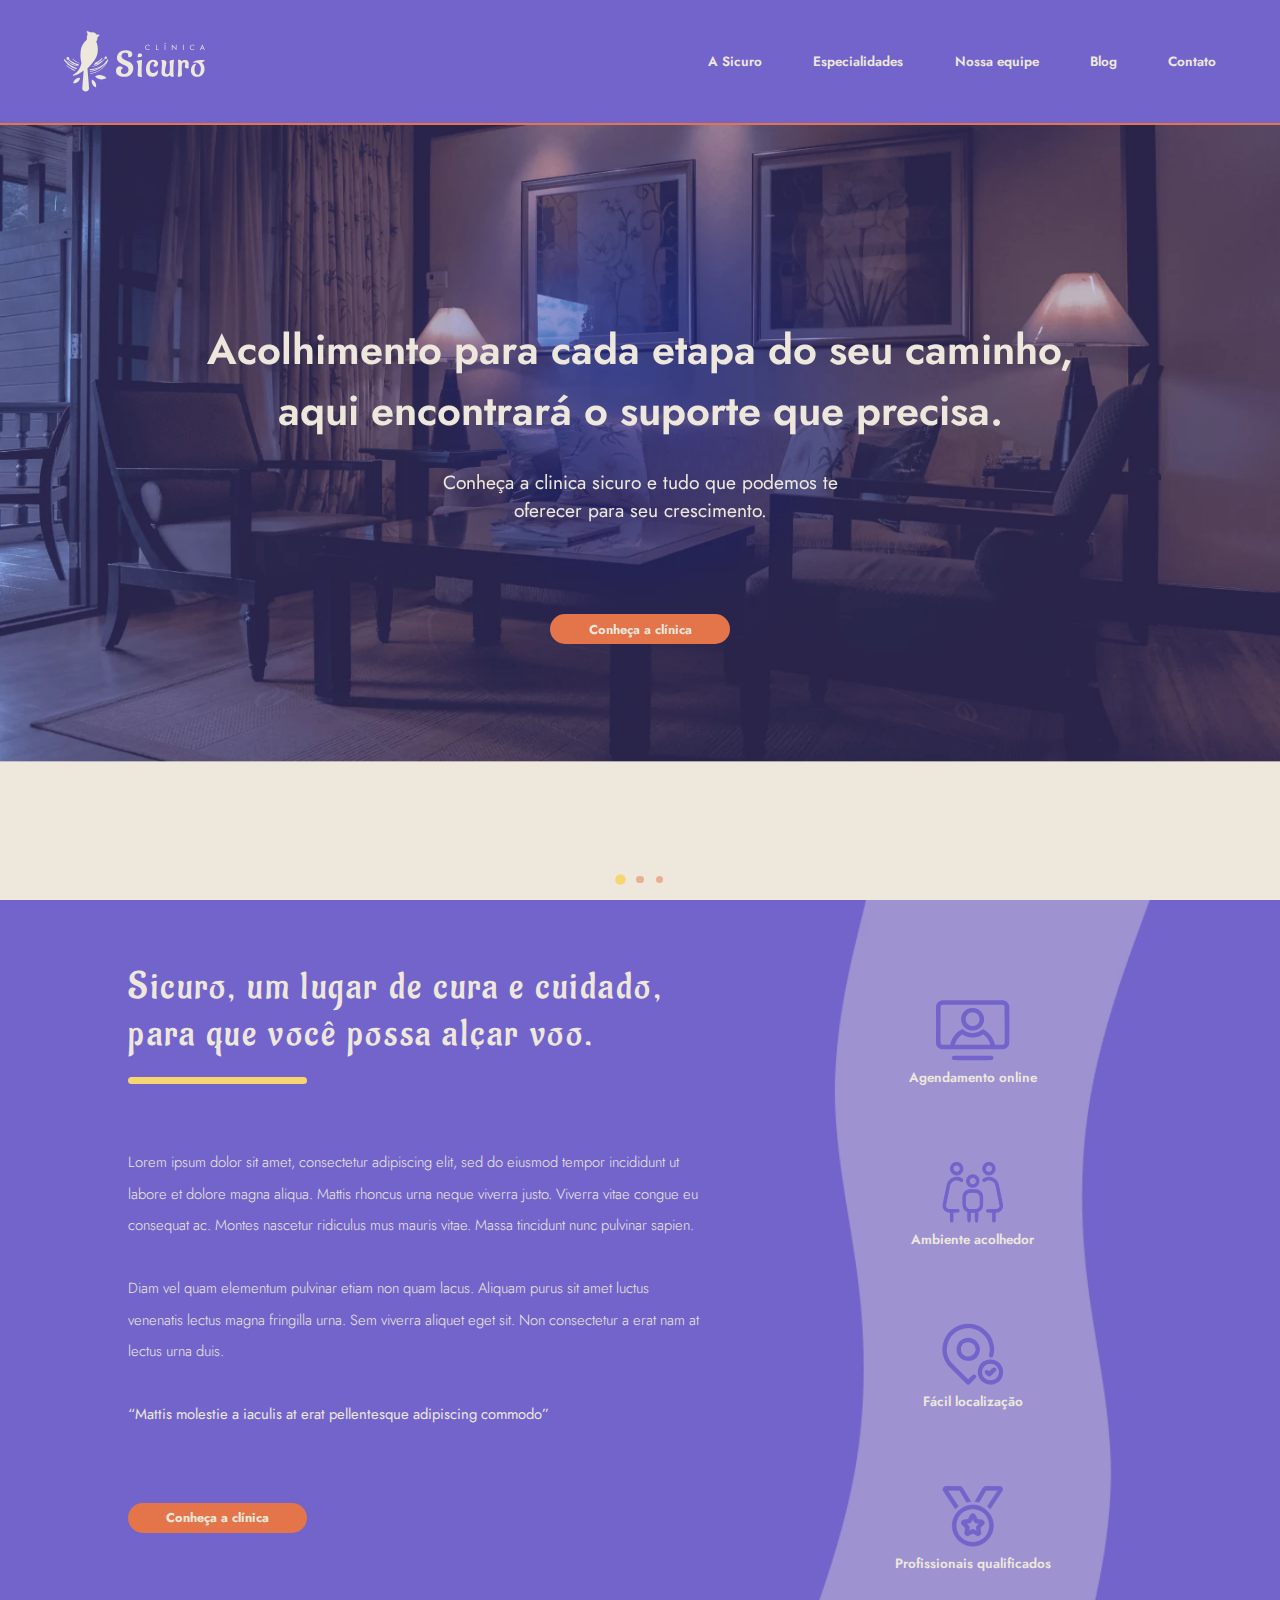
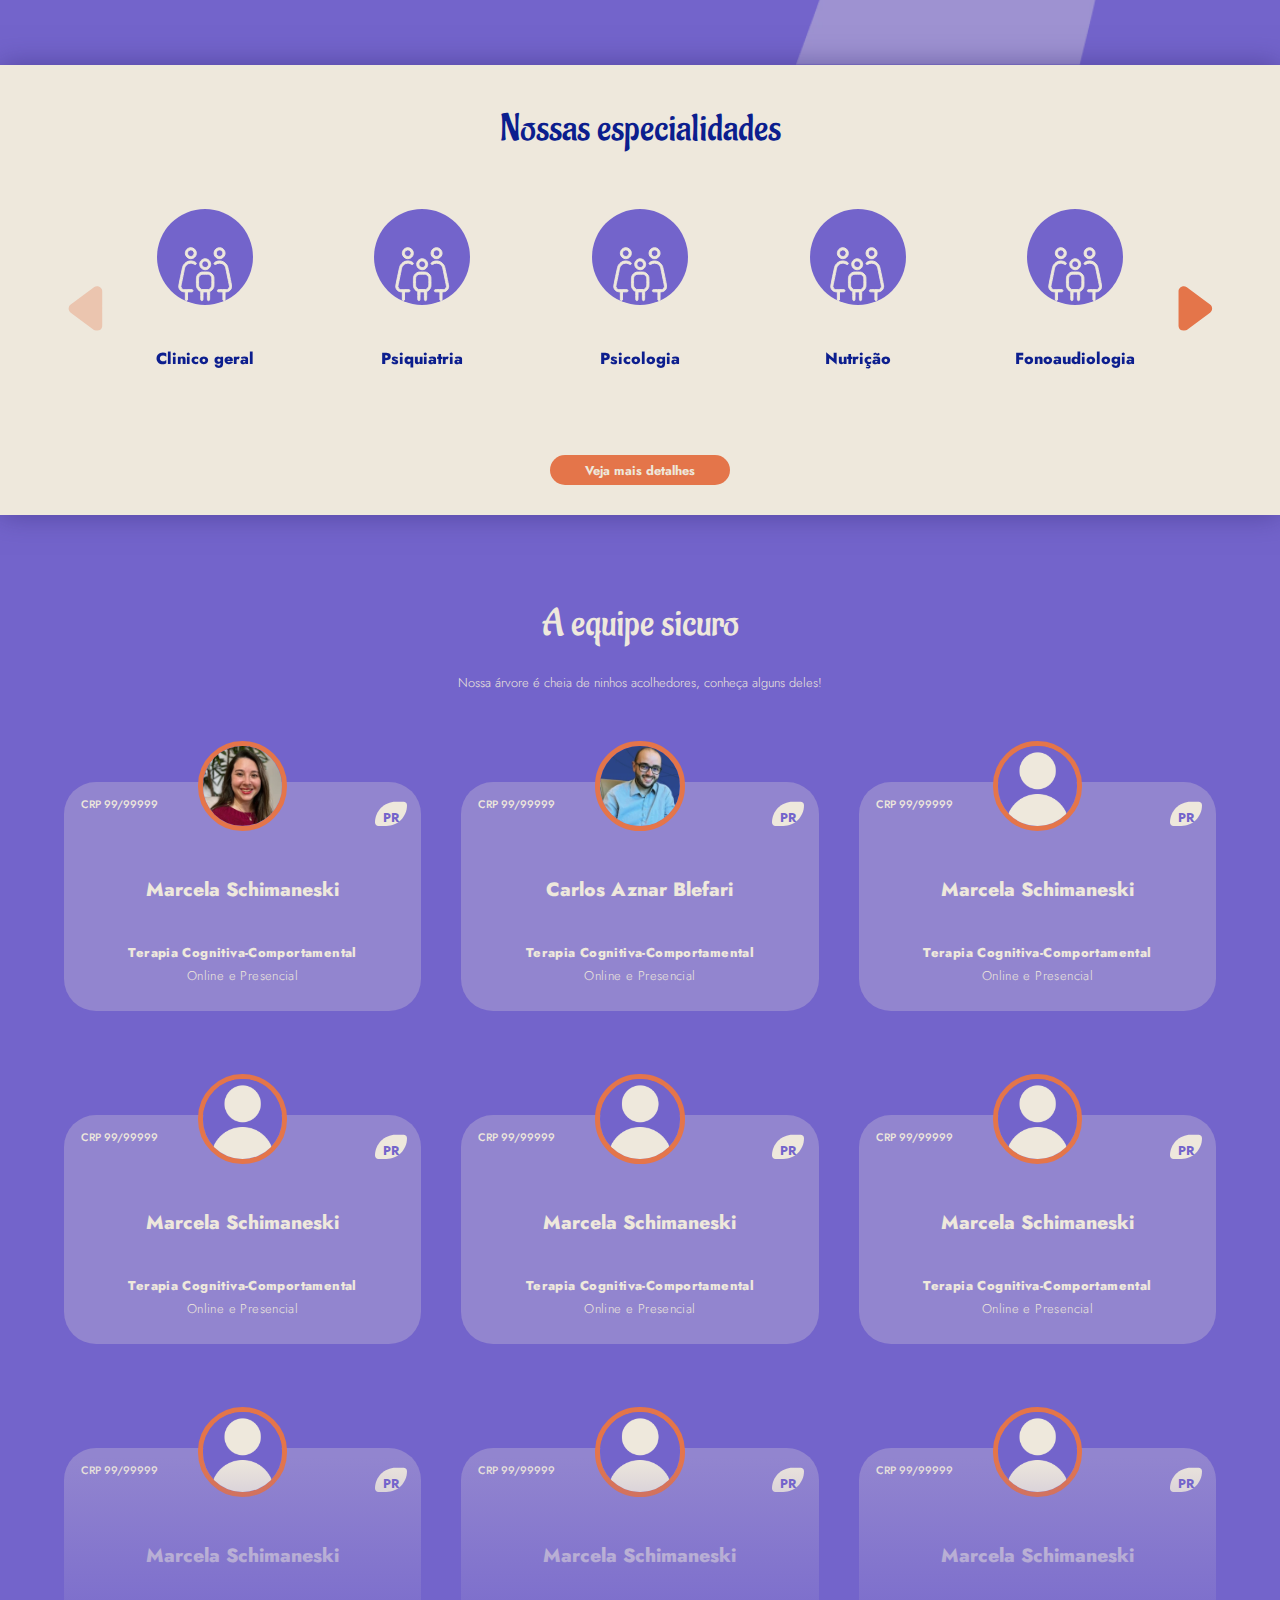
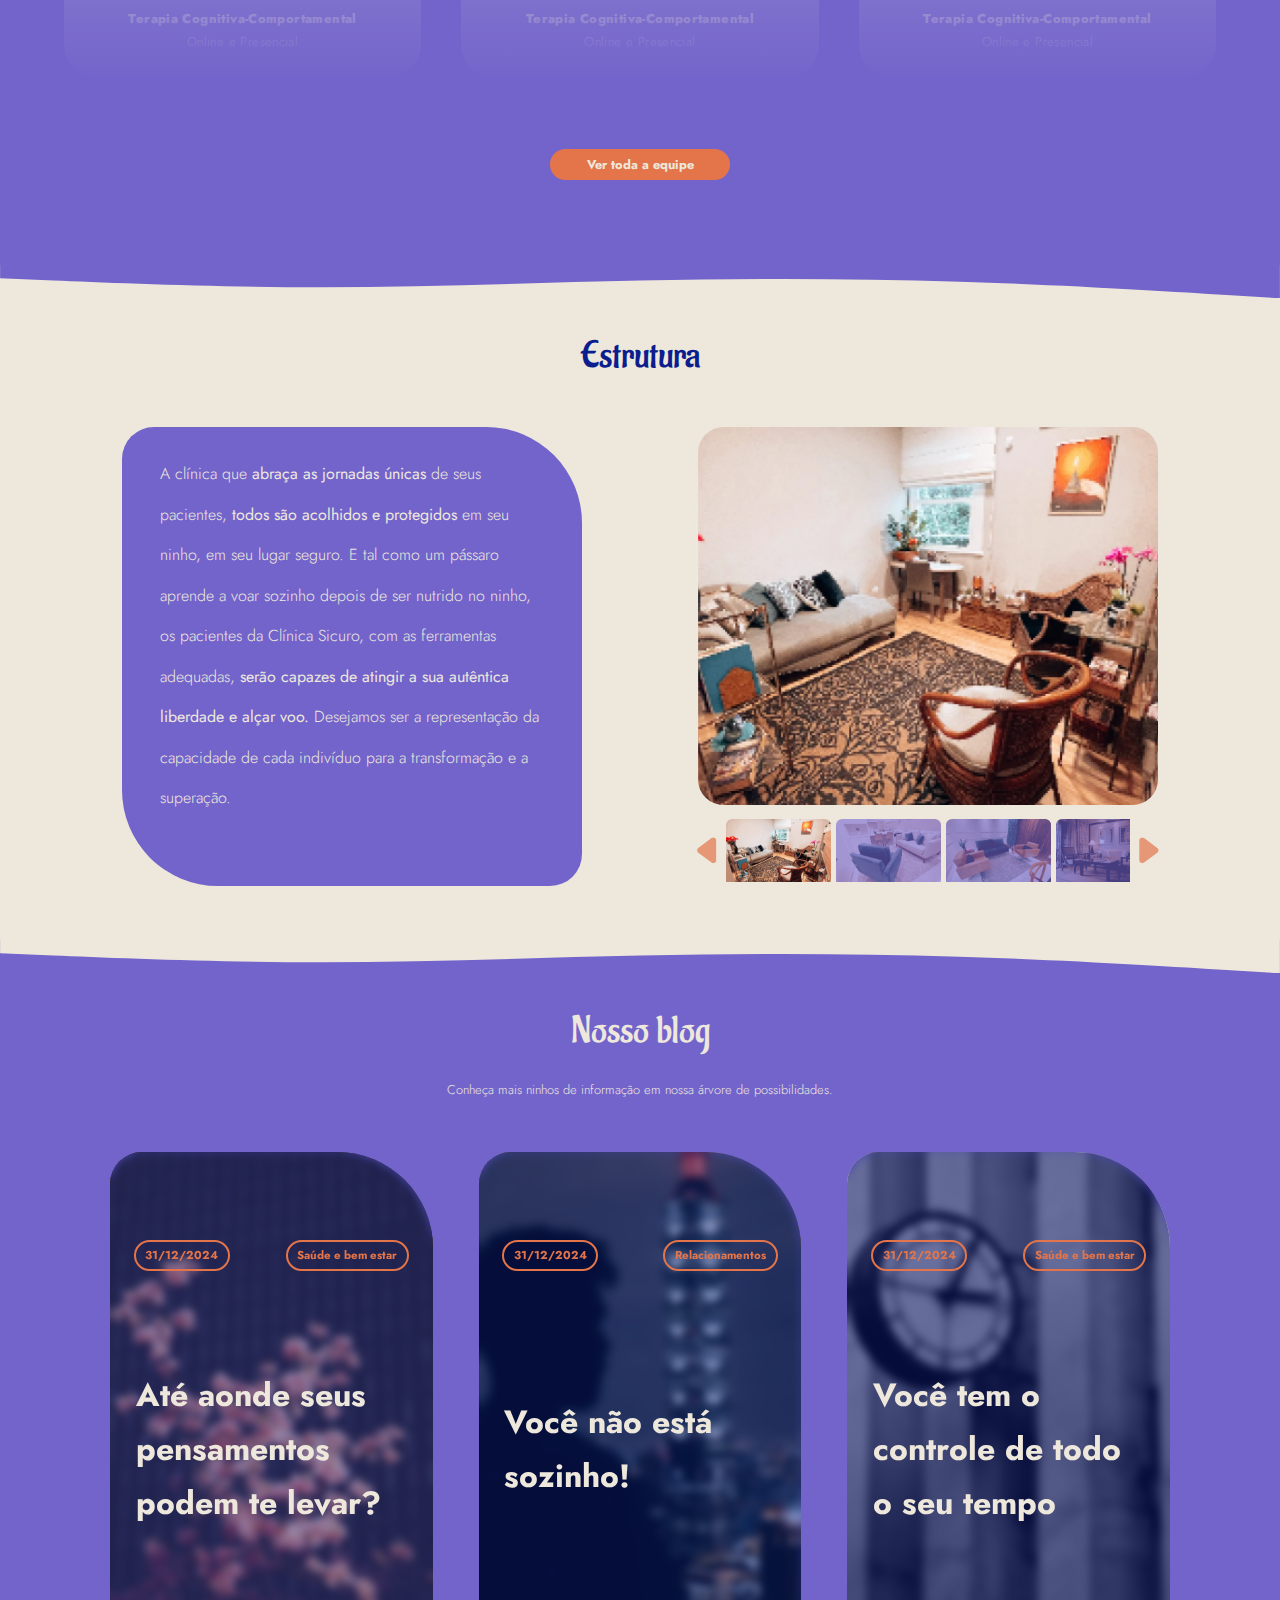
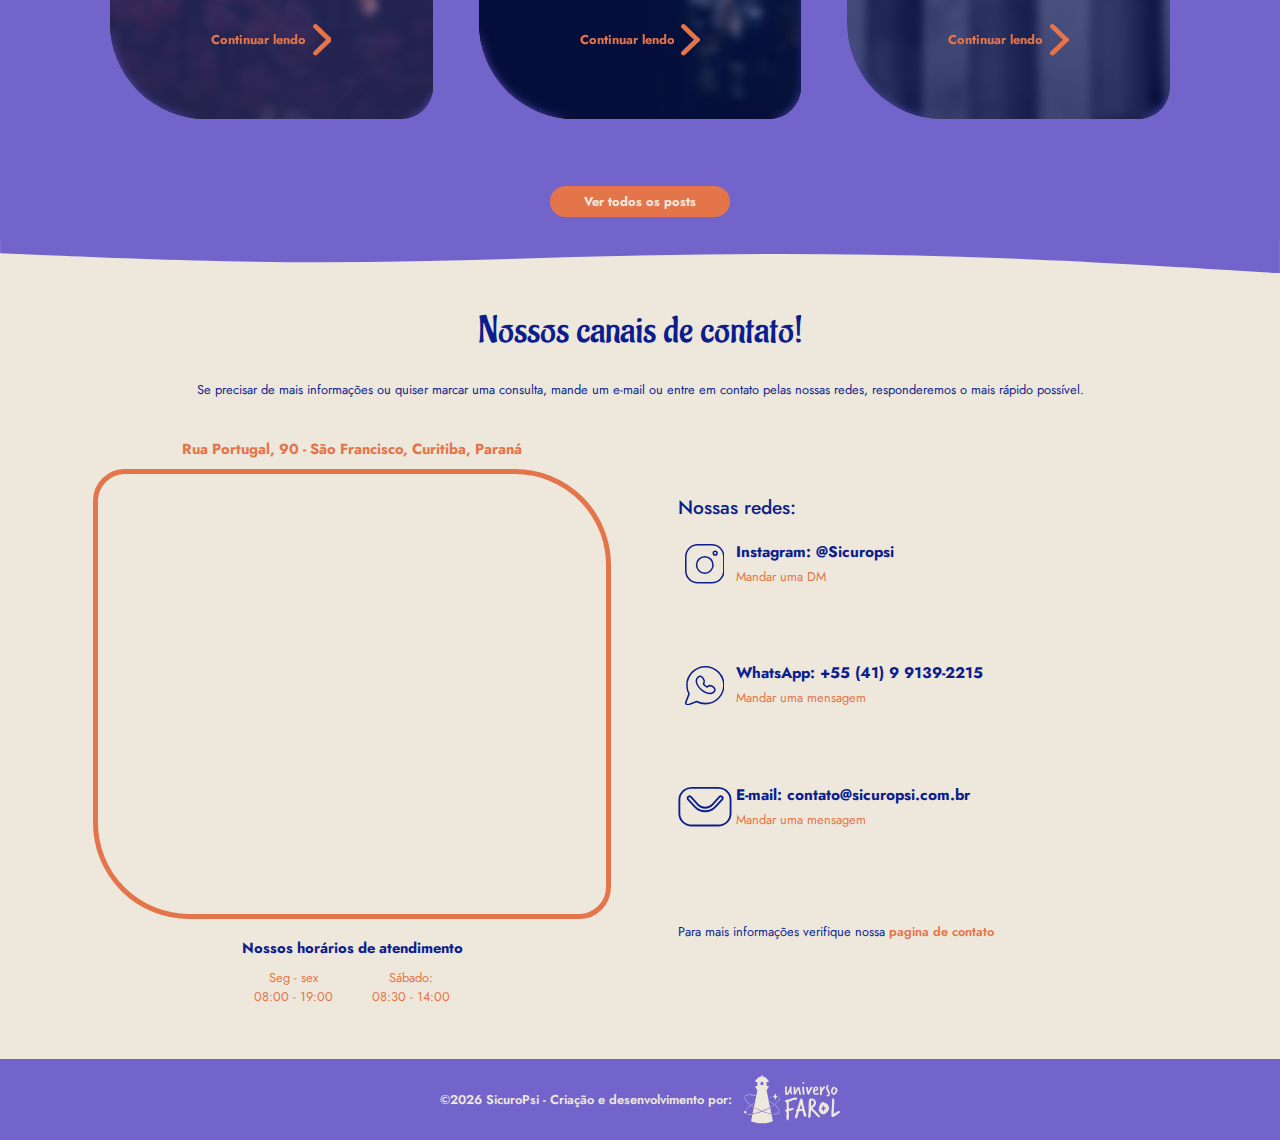
<file: Clinica/index.html>
<!dOCTYPE html>
<html lang="pt-BR">
<head>
    <meta charset="UTF-8">
    <meta http-equiv="X-UA-Compatible" content="IE=edge">
    <meta name="viewport" content="width=device-width, initial-scale=1.0">
    <title>Clinica Sicuro</title>

    <link rel="icon" href="assets/icons/icon.svg" />
    <link rel="canonical" href="" />

    <meta name="author" content="">
    <meta name="description" content="">
    <meta name="keywords" content="">

    <meta property="og:locale" content="pt_BR">
    <meta name="og:title" property="og:title" content="">
    <meta name="og:type" property="og:type" content="">
    <meta name="og:image" property="og:image" content="">
    <meta property=”og:description” content=""/>

    <!-- Splide Carousel -->
    <link href="https://cdn.jsdelivr.net/npm/@splidejs/splide@4.1.4/dist/css/splide.min.css" rel="stylesheet">
    <script src="https://cdn.jsdelivr.net/npm/@splidejs/splide@4.1.4/dist/js/splide.min.js"></script>
   
    <!-- SVG Inject -->
    <script src="../js/svg-inject.min.js"></script>

    <!-- Main files -->
    <link rel="stylesheet" href="css/style.css">
    <script defer src="../js/Base_script.js"></script>
</head>

<body>
    <header>
        <ul class="menu">
            <li>
                <a class="links" href="#home">
                    <h1 class="hide">Clinica Sicuro</h1>
                    <img src="assets/icons/sicuro_clinica.svg" onload="SVGInject(this)" alt="">
                </a>
            </li>
            <li><a href="clinica.html">A Sicuro</a></li>
            <li><a href="especialidades.html">Especialidades</a></li>
            <li><a href="equipe.html">Nossa equipe</a></li>
            <li><a href="blog.html">Blog</a></li>
            <li><a href="contatos.html">Contato</a></li>
        </ul>
    </header>
    <main id="Main_home">
        <section id="home">
            <div class="splide">
                <div class="splide__track">
                    <ul class="splide__list">
                        <li class="splide__slide">
                            <img src="assets/banner.webp" alt="">
                            <h2>Acolhimento para cada etapa do seu caminho, aqui encontrará o suporte que precisa.</h2>
                            <h3>Conheça a clinica sicuro e tudo que podemos te oferecer para seu crescimento.</h3>
                            <a class="btns btn_home" href="clinica.html">Conheça a clínica</a>
                        </li>
                        <li class="splide__slide">
                            <img src="assets/banner_2.webp" alt="">
                            <h2>Diversas formas de tratamentos com os profissionais mais qualificados.</h2>
                            <h3>Variedade de tratamentos para cuidar da sua mente, aqui você encontrará a terapia ideal para seu caso.</h3>
                            <a class="btns btn_home btn_roxo" href="especialidades.html">Conheça os tratamentos</a>
                        </li>
                        <li class="splide__slide">
                            <img src="assets/banner_3.webp" alt="">
                            <h2>Confie em quem é referência no cuidado psicológico, experiência e qualificação a serviço da sua saúde mental.</h2>
                            <h3>Nossa equipe é composta pelos melhores especialistas para te acolher e cuidar das suas dores!</h3>
                            <a class="btns btn_home" href="equipe.html">Conheça nossa equipe</a>
                        </li>
                    </ul>
                </div>
            </div>
        </section>
        <section id="sobre">
            <div id="Block_sobreTxt">
                <h2>Sicuro, um lugar de cura e cuidado, para que você possa alçar voo.</h2>
                <h3>Lorem ipsum dolor sit amet, consectetur adipiscing elit, sed do eiusmod tempor incididunt ut labore et dolore magna aliqua. Mattis rhoncus urna neque viverra justo. Viverra vitae congue eu consequat ac. Montes nascetur ridiculus mus mauris vitae. Massa tincidunt nunc pulvinar sapien. 
                    <br><br>
                    Diam vel quam elementum pulvinar etiam non quam lacus. Aliquam purus sit amet luctus venenatis lectus magna fringilla urna. Sem viverra aliquet eget sit. Non consectetur a erat nam at lectus urna duis.
                    <br><br>
                    <b>“Mattis molestie a iaculis at erat pellentesque adipiscing commodo”</b>
                </h3>
                <a class="btns btn_sobre" href="clinica.html">Conheça a clínica</a>
            </div>
            <div id="Block_sobreicons">
                <img id="bg_icons" src="assets/sobre_vec.webp">
                <div class="icons">
                    <img src="assets/icons/video.svg" onload="SVGInject(this)">
                    <h4>Agendamento online</h4>
                </div>
                <div class="icons">
                    <img src="assets/icons/acolhedor.svg" onload="SVGInject(this)">
                    <h4>Ambiente acolhedor</h4>
                </div>
                <div class="icons">
                    <img src="assets/icons/localizacao.svg" onload="SVGInject(this)">
                    <h4>Fácil localização</h4>
                </div>
                <div class="icons">
                    <img src="assets/icons/qualificados.svg" onload="SVGInject(this)">
                    <h4>Profissionais qualificados</h4>
                </div>
            </div>
        </section>
        <section id="tratamentos">
            <h2>Nossas especialidades</h2>
            <div class="splide">
                <div class="splide__track">
                    <ul class="splide__list">
                        <a href="especialidades.html" class="splide__slide">
                            <img src="assets/icons/acolhedor.svg" onload="SVGInject(this)">
                            <h3>Clinico geral</h3>
                        </a>
                        <a href="especialidades.html" class="splide__slide">
                            <img src="assets/icons/acolhedor.svg" onload="SVGInject(this)">
                            <h3>Psiquiatria</h3>
                        </a>
                        <a href="especialidades.html" class="splide__slide">
                            <img src="assets/icons/acolhedor.svg" onload="SVGInject(this)">
                            <h3>Psicologia</h3>
                        </a>
                        <a href="especialidades.html" class="splide__slide">
                            <img src="assets/icons/acolhedor.svg" onload="SVGInject(this)">
                            <h3>Nutrição</h3>
                        </a>
                        <a href="especialidades.html" class="splide__slide">
                            <img src="assets/icons/acolhedor.svg" onload="SVGInject(this)">
                            <h3>Fonoaudiologia</h3>
                        </a>
                        <a href="especialidades.html" class="splide__slide">
                            <img src="assets/icons/acolhedor.svg" onload="SVGInject(this)">
                            <h3>Psiquiatria</h3>
                        </a>
                        <a href="especialidades.html" class="splide__slide">
                            <img src="assets/icons/acolhedor.svg" onload="SVGInject(this)">
                            <h3>Clinico geral</h3>
                        </a>
                        <a href="especialidades.html" class="splide__slide">
                            <img src="assets/icons/acolhedor.svg" onload="SVGInject(this)">
                            <h3>Nutrição</h3>
                        </a>
                    </ul>
                </div>
            </div>
            <a class="btns btn_tratamentos" href="especialidades.html">Veja mais detalhes</a>
        </section>
        <section id="equipe">
            <h2>A equipe sicuro</h2>
            <h3>Nossa árvore é cheia de ninhos acolhedores, conheça alguns deles!</h3>
            <div id="block_cardsEquipe">
                <a class="card_equipe" href="medico.html">
                    <span class="doc">CRP 99/99999</span>
                    <div class="estado">
                        <img src="assets/icons/folha.svg" onload="SVGInject(this)">
                        <span>PR</span>
                    </div>
                    <img class="imgUser" src="../assets/Marcela_img.webp" alt="">
                    <h4 class="nome">Marcela Schimaneski</h4>
                    <p class="abordagem">Terapia Cognitiva-Comportamental</p>
                    <span class="tipo_consulta">Online e Presencial</span>
                </a>
                <a class="card_equipe" href="medico.html">
                    <span class="doc">CRP 99/99999</span>
                    <div class="estado">
                        <img src="assets/icons/folha.svg" onload="SVGInject(this)">
                        <span>PR</span>
                    </div>
                    <img class="imgUser" src="../assets/Carlos_img.webp" alt="">
                    <h4 class="nome">Carlos Aznar Blefari</h4>
                    <p class="abordagem">Terapia Cognitiva-Comportamental</p>
                    <span class="tipo_consulta">Online e Presencial</span>
                </a>
                <a class="card_equipe" href="medico.html">
                    <span class="doc">CRP 99/99999</span>
                    <div class="estado">
                        <img src="assets/icons/folha.svg" onload="SVGInject(this)">
                        <span>PR</span>
                    </div>
                    <img class="imgUser" src="assets/users/user_placeholder.webp" alt="">
                    <h4 class="nome">Marcela Schimaneski</h4>
                    <p class="abordagem">Terapia Cognitiva-Comportamental</p>
                    <span class="tipo_consulta">Online e Presencial</span>
                </a>
                <a class="card_equipe" href="medico.html">
                    <span class="doc">CRP 99/99999</span>
                    <div class="estado">
                        <img src="assets/icons/folha.svg" onload="SVGInject(this)">
                        <span>PR</span>
                    </div>
                    <img class="imgUser" src="assets/users/user_placeholder.webp" alt="">
                    <h4 class="nome">Marcela Schimaneski</h4>
                    <p class="abordagem">Terapia Cognitiva-Comportamental</p>
                    <span class="tipo_consulta">Online e Presencial</span>
                </a>
                <a class="card_equipe" href="medico.html">
                    <span class="doc">CRP 99/99999</span>
                    <div class="estado">
                        <img src="assets/icons/folha.svg" onload="SVGInject(this)">
                        <span>PR</span>
                    </div>
                    <img class="imgUser" src="assets/users/user_placeholder.webp" alt="">
                    <h4 class="nome">Marcela Schimaneski</h4>
                    <p class="abordagem">Terapia Cognitiva-Comportamental</p>
                    <span class="tipo_consulta">Online e Presencial</span>
                </a>
                <a class="card_equipe" href="medico.html">
                    <span class="doc">CRP 99/99999</span>
                    <div class="estado">
                        <img src="assets/icons/folha.svg" onload="SVGInject(this)">
                        <span>PR</span>
                    </div>
                    <img class="imgUser" src="assets/users/user_placeholder.webp" alt="">
                    <h4 class="nome">Marcela Schimaneski</h4>
                    <p class="abordagem">Terapia Cognitiva-Comportamental</p>
                    <span class="tipo_consulta">Online e Presencial</span>
                </a>
                <a class="card_equipe" href="medico.html">
                    <span class="doc">CRP 99/99999</span>
                    <div class="estado">
                        <img src="assets/icons/folha.svg" onload="SVGInject(this)">
                        <span>PR</span>
                    </div>
                    <img class="imgUser" src="assets/users/user_placeholder.webp" alt="">
                    <h4 class="nome">Marcela Schimaneski</h4>
                    <p class="abordagem">Terapia Cognitiva-Comportamental</p>
                    <span class="tipo_consulta">Online e Presencial</span>
                </a>
                <a class="card_equipe" href="medico.html">
                    <span class="doc">CRP 99/99999</span>
                    <div class="estado">
                        <img src="assets/icons/folha.svg" onload="SVGInject(this)">
                        <span>PR</span>
                    </div>
                    <img class="imgUser" src="assets/users/user_placeholder.webp" alt="">
                    <h4 class="nome">Marcela Schimaneski</h4>
                    <p class="abordagem">Terapia Cognitiva-Comportamental</p>
                    <span class="tipo_consulta">Online e Presencial</span>
                </a>
                <a class="card_equipe" href="medico.html">
                    <span class="doc">CRP 99/99999</span>
                    <div class="estado">
                        <img src="assets/icons/folha.svg" onload="SVGInject(this)">
                        <span>PR</span>
                    </div>
                    <img class="imgUser" src="assets/users/user_placeholder.webp" alt="">
                    <h4 class="nome">Marcela Schimaneski</h4>
                    <p class="abordagem">Terapia Cognitiva-Comportamental</p>
                    <span class="tipo_consulta">Online e Presencial</span>
                </a>
            </div>
            <a class="btns btn_equipe" href="equipe.html">Ver toda a equipe</a>
        </section>
        <section id="local">
            <img class="divisor" src="assets/divisor.svg" onload="SVGInject(this)">
            <h2>Estrutura</h2>
            <div id="Block_localTxt">
                A clínica que <b>abraça as jornadas únicas</b> de seus pacientes, <b>todos são acolhidos e protegidos</b> em seu ninho, em seu lugar seguro. E tal como um pássaro aprende
                a voar sozinho depois de ser nutrido no ninho, os pacientes
                da Clínica Sicuro, com as ferramentas adequadas,
                <b>serão capazes de atingir a sua autêntica liberdade e alçar voo.</b> Desejamos ser a representação da capacidade de cada indivíduo para a transformação e a superação.
            </div>
            <div id="Block_localCarousel">
                <div id="Local-carousel" class="splide">
                    <div class="splide__track">
                        <ul class="splide__list">
                            <li class="splide__slide">
                                <img src="assets/placeholder1.webp" alt="">
                            </li>
                            <li class="splide__slide">
                                <img src="assets/placeholder2.webp" alt="">
                            </li>
                            <li class="splide__slide">
                                <img src="assets/placeholder3.webp" alt="">
                            </li>
                            <li class="splide__slide">
                                <img src="assets/placeholder4.webp" alt="">
                            </li>
                            <li class="splide__slide">
                                <img src="assets/placeholder5.webp" alt="">
                            </li>
                            <li class="splide__slide">
                                <img src="assets/placeholder6.webp" alt="">
                            </li>
                            <li class="splide__slide">
                                <img src="assets/placeholder4.webp" alt="">
                            </li>
                            <li class="splide__slide">
                                <img src="assets/placeholder5.webp" alt="">
                            </li>
                            <li class="splide__slide">
                                <img src="assets/placeholder2.webp" alt="">
                            </li>
                            <li class="splide__slide">
                                <img src="assets/placeholder3.webp" alt="">
                            </li>
                        </ul>
                    </div>
                </div>
                <div id="thumbnail-Local-carousel" class="splide">
                    <div class="splide__track">
                        <ul class="splide__list">
                            <li class="splide__slide">
                                <img src="assets/placeholder1.webp" alt="">
                            </li>
                            <li class="splide__slide">
                                <img src="assets/placeholder2.webp" alt="">
                            </li>
                            <li class="splide__slide">
                                <img src="assets/placeholder3.webp" alt="">
                            </li>
                            <li class="splide__slide">
                                <img src="assets/placeholder4.webp" alt="">
                            </li>
                            <li class="splide__slide">
                                <img src="assets/placeholder5.webp" alt="">
                            </li>
                            <li class="splide__slide">
                                <img src="assets/placeholder6.webp" alt="">
                            </li>
                            <li class="splide__slide">
                                <img src="assets/placeholder4.webp" alt="">
                            </li>
                            <li class="splide__slide">
                                <img src="assets/placeholder5.webp" alt="">
                            </li>
                            <li class="splide__slide">
                                <img src="assets/placeholder2.webp" alt="">
                            </li>
                            <li class="splide__slide">
                                <img src="assets/placeholder3.webp" alt="">
                            </li>
                        </ul>
                    </div>
                </div>
            </div>
        </section>
        <section class="hide" id="Depoimentos">
            <h2>Veja o que nossos pacientes estão dizendo</h2>
            <h3>Lorem ipsum dolor sit amet, consectetur adipiscing elit, sed do eiusmod tempor.</h3>
        </section>
        <section id="Blog">
            <img class="divisor" src="assets/divisor.svg" onload="SVGInject(this)">
            <h2>Nosso blog</h2>
            <h3>Conheça mais ninhos de informação em nossa árvore de possibilidades.</h3>
            <div id="block_cardsBlog">
                <a class="card_blog" href="blog_post.html">
                    <img src="assets/blog/blog_placeholder1.webp" alt="">
                    <span class="data">31/12/2024</span>
                    <span class="tag">Saúde e bem estar</span>
                    <h4>Até aonde seus pensamentos podem te levar?</h4>
                    <p>Lorem ipsum dolor sit amet, consectetur adipiscing elit, sed do eiusmod tempor incididunt ut labore et dolore magna aliqua. Mattis rhoncus urna neque viverra justo...</p>
                    <button class="btn">Continuar lendo <img src="assets/icons/seta_fina.svg" onload="SVGInject(this)"></button>
                </a>
                <a class="card_blog" href="blog_post.html">
                    <img src="assets/blog/blog_placeholder2.webp" alt="">
                    <span class="data">31/12/2024</span>
                    <span class="tag">Relacionamentos</span>
                    <h4>Você não está sozinho!</h4>
                    <p>Lorem ipsum dolor sit amet, consectetur adipiscing elit, sed do eiusmod tempor incididunt ut labore et dolore magna aliqua. Mattis rhoncus urna neque viverra justo...</p>
                    <button class="btn">Continuar lendo <img src="assets/icons/seta_fina.svg" onload="SVGInject(this)"></button>
                </a>
                <a class="card_blog" href="blog_post.html">
                    <img src="assets/blog/blog_placeholder3.webp" alt="">
                    <span class="data">31/12/2024</span>
                    <span class="tag">Saúde e bem estar</span>
                    <h4>Você tem o controle de todo o seu tempo</h4>
                    <p>Lorem ipsum dolor sit amet, consectetur adipiscing elit, sed do eiusmod tempor incididunt ut labore et dolore magna aliqua. Mattis rhoncus urna neque viverra justo...</p>
                    <button class="btn">Continuar lendo <img src="assets/icons/seta_fina.svg" onload="SVGInject(this)"></button>
                </a>
            </div>
            <a class="btns btn_blog" href="blog.html">Ver todos os posts</a>
        </section>
        <section class="hide" id="Edu">
            <!-- img logo edu -->
            <h3>Compartilhar conhecimento é parte do nosso proposito para ajudar a você se destacar no mercado profissional.</h3>
            
            <a class="btns btn_equipe" href="especialidades.html">Veja mais detalhes</a>
        </section>
        <section id="Contato">
            <img class="divisor" src="assets/divisor.svg" onload="SVGInject(this)">
            <h2>Nossos canais de contato!</h2>
            <h3>Se precisar de mais informações ou quiser marcar uma consulta, mande um e-mail ou entre em contato pelas nossas redes, responderemos o mais rápido possível.</h3>
            <div id="Block_contatoMapa">
                <p id="endereco">Rua Portugal, 90 - São Francisco, Curitiba, Paraná </p>
                <iframe src="https://www.google.com/maps/embed?pb=!1m18!1m12!1m3!1d378.8594315338403!2d-49.277833565468406!3d-25.424836477603638!2m3!1f0!2f0!3f0!3m2!1i1024!2i768!4f13.1!3m3!1m2!1s0x94dce40f170be981%3A0x2227ff2284a8bd19!2sR.%20Portugal%2C%2090%20-%20S%C3%A3o%20Francisco%2C%20Curitiba%20-%20PR%2C%2080510-280!5e0!3m2!1spt-BR!2sbr!4v1721248246482!5m2!1spt-BR!2sbr" allowfullscreen="" loading="lazy"></iframe>
                <div id="horarios">
                    <p>Nossos horários de atendimento</p>
                    <span> Seg - sex <br> 08:00 - 19:00 </span>
                    <span>Sábado: <br> 08:30 - 14:00</span>
                </div>
            </div>
            <div id="Block_contatoRedes">
                <h4>Nossas redes:</h4>
                <a href="" target="_blank" class="rede">
                    <img src="assets/icons/insta.svg" onload="SVGInject(this)">
                    <h5>Instagram: @Sicuropsi</h5>
                    <span>Mandar uma DM</span>
                </a>
                <a href="" target="_blank" class="rede">
                    <img src="assets/icons/whats.svg" onload="SVGInject(this)">
                    <h5>WhatsApp: +55 (41) 9 9139-2215</h5>
                    <span>Mandar uma mensagem</span>
                </a>
                <a href="" target="_blank" class="rede">
                    <img src="assets/icons/email.svg" onload="SVGInject(this)">
                    <h5>E-mail: contato@sicuropsi.com.br</h5>
                    <span>Mandar uma mensagem</span>
                </a>
                <p>Para mais informações verifique nossa <a href="contatos.html">pagina de contato</a> </p>
            </div>
        </section>
    </main>
    <footer>
        <p>©<span id="data_footer"></span> SicuroPsi - Criação e desenvolvimento por:</p>
        <a aria-label="link para o site do universo farol" href="https://www.universofarol.com.br" target="_blank">
            <img src="assets/icons/Universo_Farol.svg" onload="SVGInject(this)">
        </a>
    </footer>

    <script>
        document.addEventListener( 'DOMContentLoaded', function() {
            var elms = document.getElementsByClassName( 'splide' );
            for ( var i = 0; i < elms.length; i++ ) {
                if(i == 0){
                    new Splide( elms[i], {
                        type    : 'loop',
                        autoplay: true,
                        perPage: 1,
                    }).mount();
                }
                if(i == 1){
                    new Splide( elms[i], {
                        drag   : 'free',
                        perPage: 5,
                        focus  : 0,
                        omitEnd: true,
                        arrowPath: 'M28.6236 16.8294C31.0942 18.6647 31.0942 22.3353 28.6236 24.1706L7.88833 39.574C4.83451 41.8426 0.476562 39.6843 0.476562 35.9034L0.476564 5.09658C0.476564 1.31565 4.83451 -0.842576 7.88833 1.42598L28.6236 16.8294Z'
                    }).mount();
                }
                if(i == 2){
                    var main = new Splide( '#Local-carousel', {
                        type      : 'fade',
                        rewind    : true,
                        pagination: false,
                        arrows    : false,
                    });
                    var thumbnails = new Splide( '#thumbnail-Local-carousel', {
                        fixedWidth  : 105,
                        fixedHeight : 68,
                        gap         : 5,
                        rewind      : true,
                        pagination  : false,
                        isNavigation: true,
                        arrowPath: 'M28.6236 16.8294C31.0942 18.6647 31.0942 22.3353 28.6236 24.1706L7.88833 39.574C4.83451 41.8426 0.476562 39.6843 0.476562 35.9034L0.476564 5.09658C0.476564 1.31565 4.83451 -0.842576 7.88833 1.42598L28.6236 16.8294Z',
                        
                    });
                    main.sync( thumbnails );
                    main.mount();
                    thumbnails.mount();
                }
            }
        });
    </script>
</body>
</html>
</file>
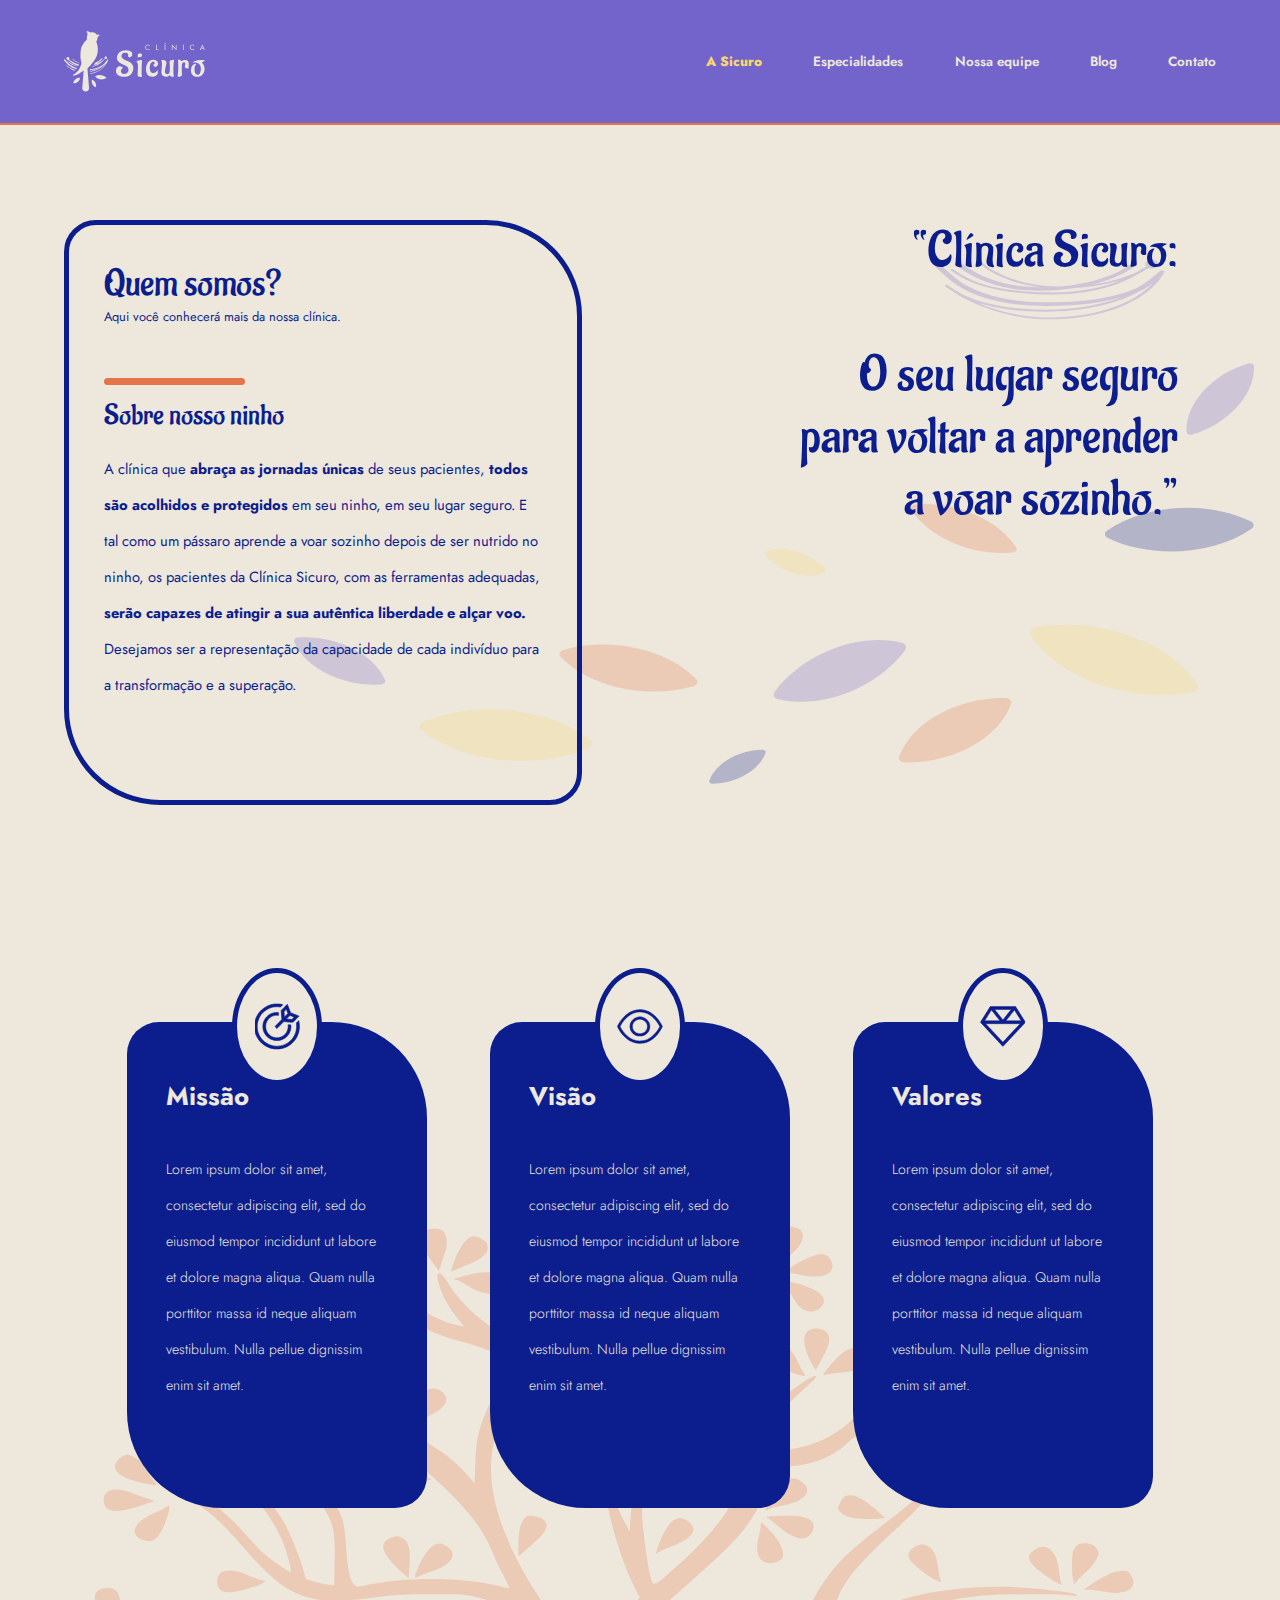
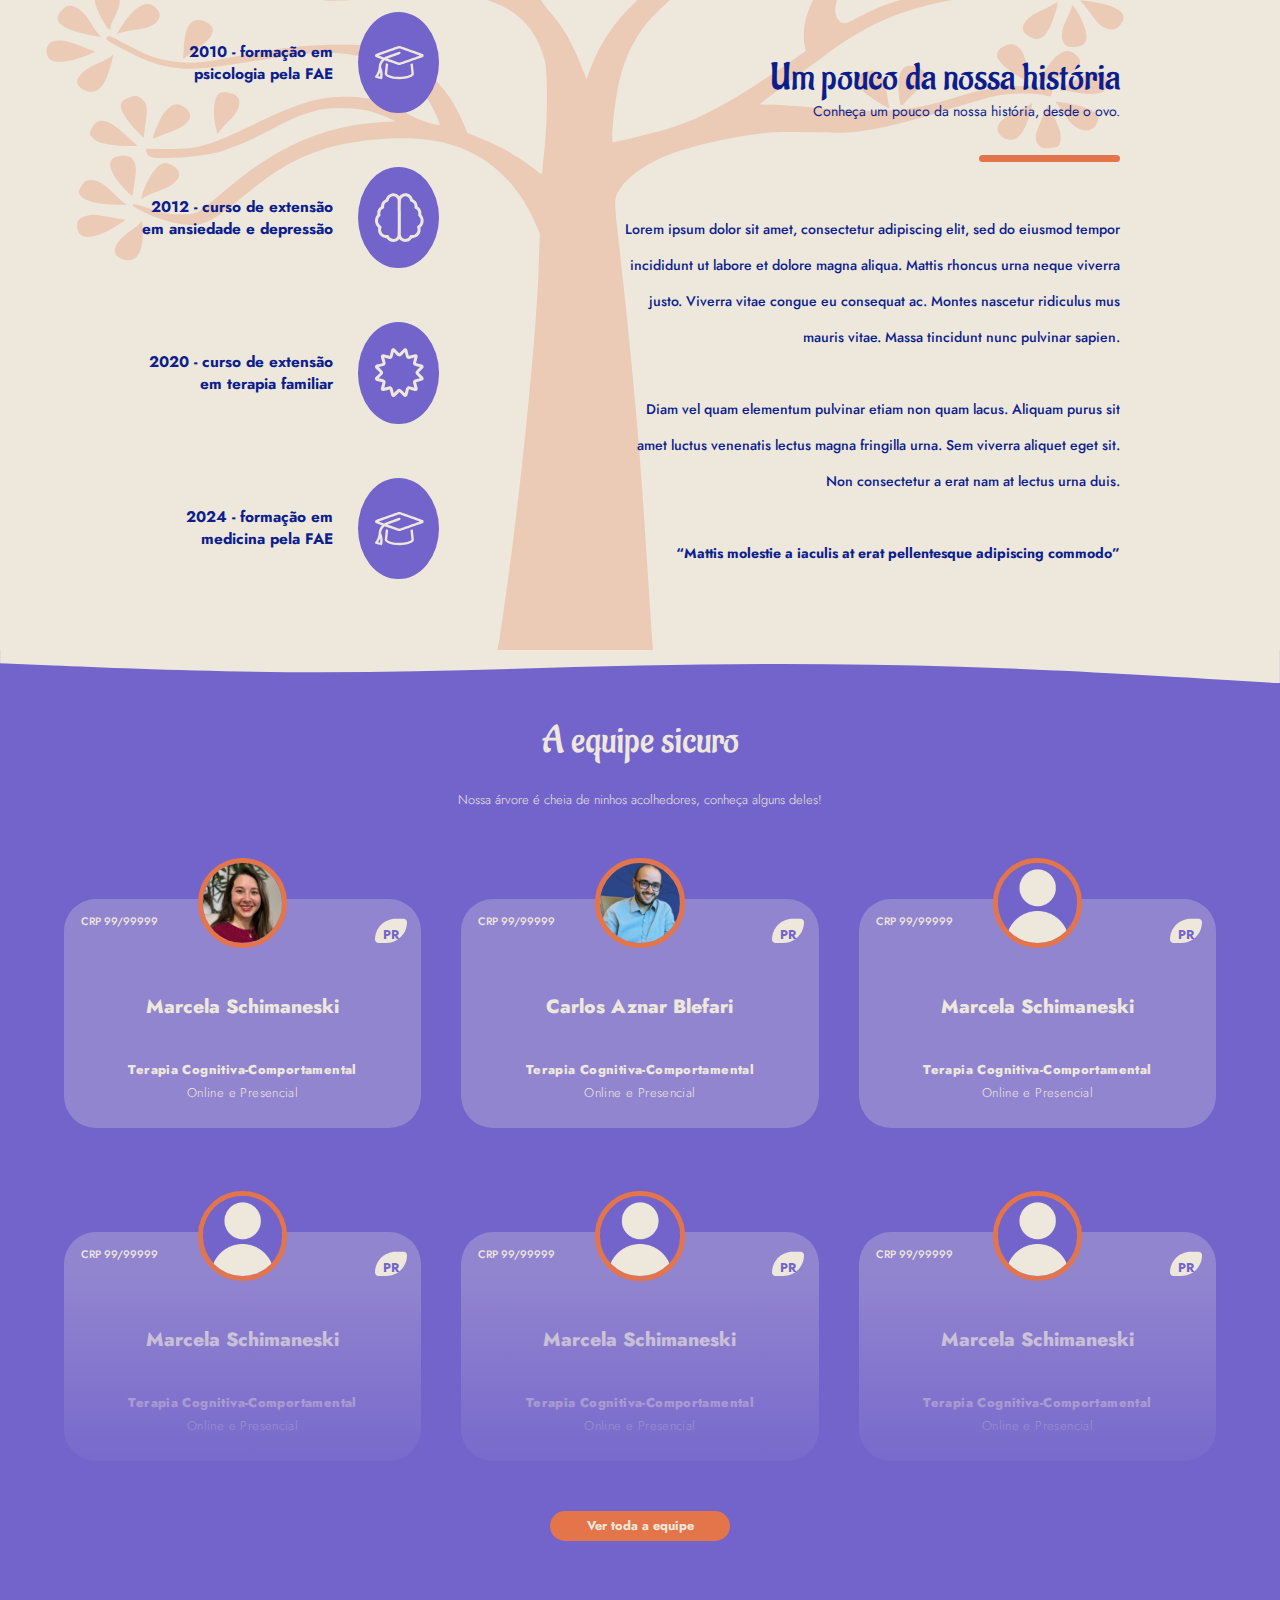
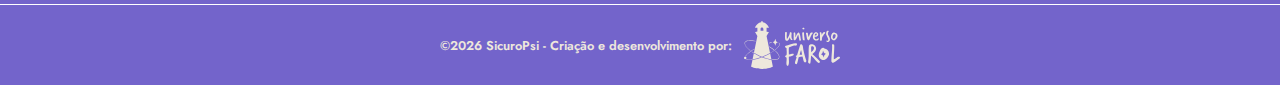
<file: Clinica/clinica.html>
<!DOCTYPE html>
<html lang="pt-BR">
<head>
    <meta charset="UTF-8">
    <meta http-equiv="X-UA-Compatible" content="IE=edge">
    <meta name="viewport" content="width=device-width, initial-scale=1.0">
    <title>A Clinica | Clinica Sicuro</title>

    <link rel="icon" href="assets/icons/icon.svg" />
    <link rel="canonical" href="" />

    <meta name="author" content="">
    <meta name="description" content="">
    <meta name="keywords" content="">

    <meta property="og:locale" content="pt_BR">
    <meta name="og:title" property="og:title" content="">
    <meta name="og:type" property="og:type" content="">
    <meta name="og:image" property="og:image" content="">
    <meta property=”og:description” content=""/>

    <!-- SVG Inject -->
    <script src="../js/svg-inject.min.js"></script>

    <!-- Main files -->
    <link rel="stylesheet" href="css/style.css">
    <script defer src="../js/Base_script.js"></script>
</head>

<body>
    <header>
        <ul class="menu">
            <li>
                <a href="../Clinica/">
                    <img src="assets/icons/sicuro_clinica.svg" onload="SVGInject(this)" alt="">
                </a>
            </li>
            <li><a class="active" href="clinica.html">A Sicuro</a></li>
            <li><a href="especialidades.html">Especialidades</a></li>
            <li><a href="equipe.html">Nossa equipe</a></li>
            <li><a href="blog.html">Blog</a></li>
            <li><a href="contatos.html">Contato</a></li>
        </ul>
    </header>
    <main id="Main_clinica">
        <section id="abertura">
            <img id="folhas" src="assets/icons/folhas.svg" onload="SVGInject(this)">
            <h1>“Clínica Sicuro: <br><br>
                O seu lugar seguro <br>
                para voltar a aprender <br>
                a voar sozinho.”
            </h1>
            <img id="ninho" src="assets/icons/ninho.svg" onload="SVGInject(this)">
            <div id="block_aberturaTxt">
                <h2>Quem somos?</h2>
                <span>Aqui você conhecerá mais da nossa clínica.</span>
                <h3>Sobre nosso ninho</h3>
                <p>
                    A clínica que <b>abraça as jornadas únicas</b> de seus pacientes, <b>todos são acolhidos e protegidos</b> em seu ninho, em seu lugar seguro. E tal como um pássaro aprende
                    a voar sozinho depois de ser nutrido no ninho, os pacientes
                    da Clínica Sicuro, com as ferramentas adequadas,
                    <b>serão capazes de atingir a sua autêntica liberdade e alçar voo.</b> Desejamos ser a representação da capacidade de cada indivíduo para a transformação e a superação.
                </p>
            </div>
        </section>
        <section id="MVV">
            <div class="card_MVV">
                <img src="assets/icons/missao.svg" onload="SVGInject(this)">
                <h4>Missão</h4>
                <p>Lorem ipsum dolor sit amet, consectetur adipiscing elit, sed do eiusmod tempor incididunt ut labore et dolore magna aliqua. Quam nulla porttitor massa id neque aliquam vestibulum. Nulla pellue dignissim enim sit amet.</p>
            </div>
            <div class="card_MVV">
                <img src="assets/icons/visao.svg" onload="SVGInject(this)">
                <h4>Visão</h4>
                <p>Lorem ipsum dolor sit amet, consectetur adipiscing elit, sed do eiusmod tempor incididunt ut labore et dolore magna aliqua. Quam nulla porttitor massa id neque aliquam vestibulum. Nulla pellue dignissim enim sit amet.</p>
            </div>
            <div class="card_MVV">
                <img src="assets/icons/valores.svg" onload="SVGInject(this)">
                <h4>Valores</h4>
                <p>Lorem ipsum dolor sit amet, consectetur adipiscing elit, sed do eiusmod tempor incididunt ut labore et dolore magna aliqua. Quam nulla porttitor massa id neque aliquam vestibulum. Nulla pellue dignissim enim sit amet.</p>
            </div>
        </section>
        <section id="historia">
            <img id="arvore" src="assets/icons/arvore.svg" onload="SVGInject(this)">
            <div id="block_checkpoints">
                <div class="checkpoint">
                    <h2>2010 - formação em psicologia pela FAE</h2>
                    <img src="assets/icons/chapeu.svg" onload="SVGInject(this)">
                </div>
                <div class="checkpoint">
                    <h2>2012 - curso de extensão em ansiedade e depressão</h2>
                    <img src="assets/icons/cerebro.svg" onload="SVGInject(this)">
                </div>
                <div class="checkpoint">
                    <h2>2020 - curso de extensão em terapia familiar</h2>
                    <img src="assets/icons/estrela.svg" onload="SVGInject(this)">
                </div>
                <div class="checkpoint">
                    <h2>2024 - formação em medicina pela FAE</h2>
                    <img src="assets/icons/chapeu.svg" onload="SVGInject(this)">
                </div>
            </div>
            <div id="block_Historiatxt">
                <h2>Um pouco da nossa história</h2>
                <span>Conheça um pouco da nossa história, desde o ovo.</span>
                <p>
                    Lorem ipsum dolor sit amet, consectetur adipiscing elit, sed do eiusmod tempor incididunt ut labore et dolore magna aliqua. Mattis rhoncus urna neque viverra justo. Viverra vitae congue eu consequat ac. Montes nascetur ridiculus mus mauris vitae. Massa tincidunt nunc pulvinar sapien.
                    <br><br> 

                    Diam vel quam elementum pulvinar etiam non quam lacus. Aliquam purus sit amet luctus venenatis lectus magna fringilla urna. Sem viverra aliquet eget sit. Non consectetur a erat nam at lectus urna duis.
                    <br><br>
                    
                    <b>“Mattis molestie a iaculis at erat pellentesque adipiscing commodo”</b>
                </p>
            </div>
        </section>
        <section id="equipe">
            <img class="divisor" src="assets/divisor.svg" onload="SVGInject(this)">
            <h2>A equipe sicuro</h2>
            <h3>Nossa árvore é cheia de ninhos acolhedores, conheça alguns deles!</h3>
            <div id="block_cardsEquipe">
                <a class="card_equipe" href="medico.html">
                    <span class="doc">CRP 99/99999</span>
                    <div class="estado">
                        <img src="assets/icons/folha.svg" onload="SVGInject(this)">
                        <span>PR</span>
                    </div>
                    <img class="imgUser" src="../assets/Marcela_img.webp" alt="">
                    <h4 class="nome">Marcela Schimaneski</h4>
                    <p class="abordagem">Terapia Cognitiva-Comportamental</p>
                    <span class="tipo_consulta">Online e Presencial</span>
                </a>
                <a class="card_equipe" href="medico.html">
                    <span class="doc">CRP 99/99999</span>
                    <div class="estado">
                        <img src="assets/icons/folha.svg" onload="SVGInject(this)">
                        <span>PR</span>
                    </div>
                    <img class="imgUser" src="../assets/Carlos_img.webp" alt="">
                    <h4 class="nome">Carlos Aznar Blefari</h4>
                    <p class="abordagem">Terapia Cognitiva-Comportamental</p>
                    <span class="tipo_consulta">Online e Presencial</span>
                </a>
                <a class="card_equipe" href="medico.html">
                    <span class="doc">CRP 99/99999</span>
                    <div class="estado">
                        <img src="assets/icons/folha.svg" onload="SVGInject(this)">
                        <span>PR</span>
                    </div>
                    <img class="imgUser" src="assets/users/user_placeholder.webp" alt="">
                    <h4 class="nome">Marcela Schimaneski</h4>
                    <p class="abordagem">Terapia Cognitiva-Comportamental</p>
                    <span class="tipo_consulta">Online e Presencial</span>
                </a>
                <a class="card_equipe" href="medico.html">
                    <span class="doc">CRP 99/99999</span>
                    <div class="estado">
                        <img src="assets/icons/folha.svg" onload="SVGInject(this)">
                        <span>PR</span>
                    </div>
                    <img class="imgUser" src="assets/users/user_placeholder.webp" alt="">
                    <h4 class="nome">Marcela Schimaneski</h4>
                    <p class="abordagem">Terapia Cognitiva-Comportamental</p>
                    <span class="tipo_consulta">Online e Presencial</span>
                </a>
                <a class="card_equipe" href="medico.html">
                    <span class="doc">CRP 99/99999</span>
                    <div class="estado">
                        <img src="assets/icons/folha.svg" onload="SVGInject(this)">
                        <span>PR</span>
                    </div>
                    <img class="imgUser" src="assets/users/user_placeholder.webp" alt="">
                    <h4 class="nome">Marcela Schimaneski</h4>
                    <p class="abordagem">Terapia Cognitiva-Comportamental</p>
                    <span class="tipo_consulta">Online e Presencial</span>
                </a>
                <a class="card_equipe" href="medico.html">
                    <span class="doc">CRP 99/99999</span>
                    <div class="estado">
                        <img src="assets/icons/folha.svg" onload="SVGInject(this)">
                        <span>PR</span>
                    </div>
                    <img class="imgUser" src="assets/users/user_placeholder.webp" alt="">
                    <h4 class="nome">Marcela Schimaneski</h4>
                    <p class="abordagem">Terapia Cognitiva-Comportamental</p>
                    <span class="tipo_consulta">Online e Presencial</span>
                </a>
            </div>
            <a class="btns btn_equipe" href="equipe.html">Ver toda a equipe</a>
        </section>
    </main>
    <footer style="border-top: 1px solid white;">
        <p>©<span id="data_footer"></span> SicuroPsi - Criação e desenvolvimento por:</p>
        <a aria-label="link para o site do universo farol" href="https://www.universofarol.com.br" target="_blank">
            <img src="assets/icons/Universo_Farol.svg" onload="SVGInject(this)">
        </a>
    </footer>
</body>
</html>
</file>
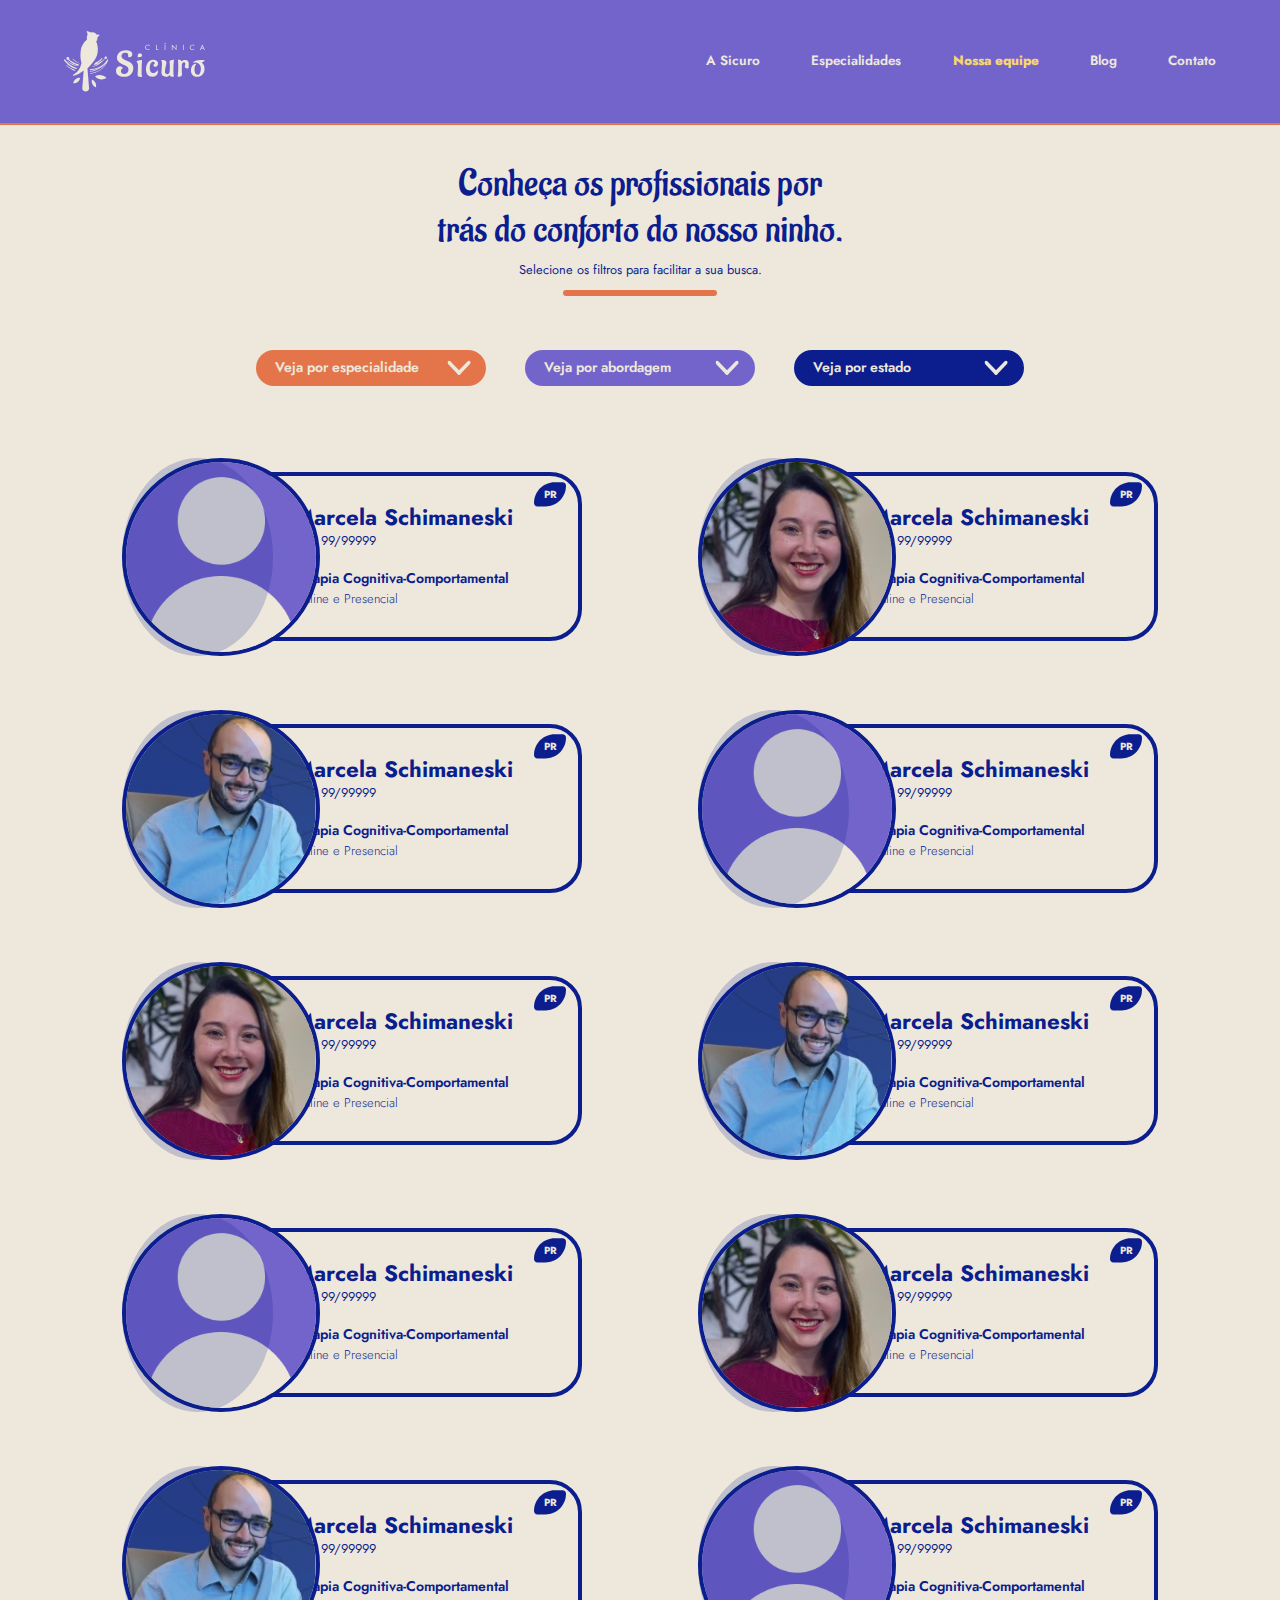
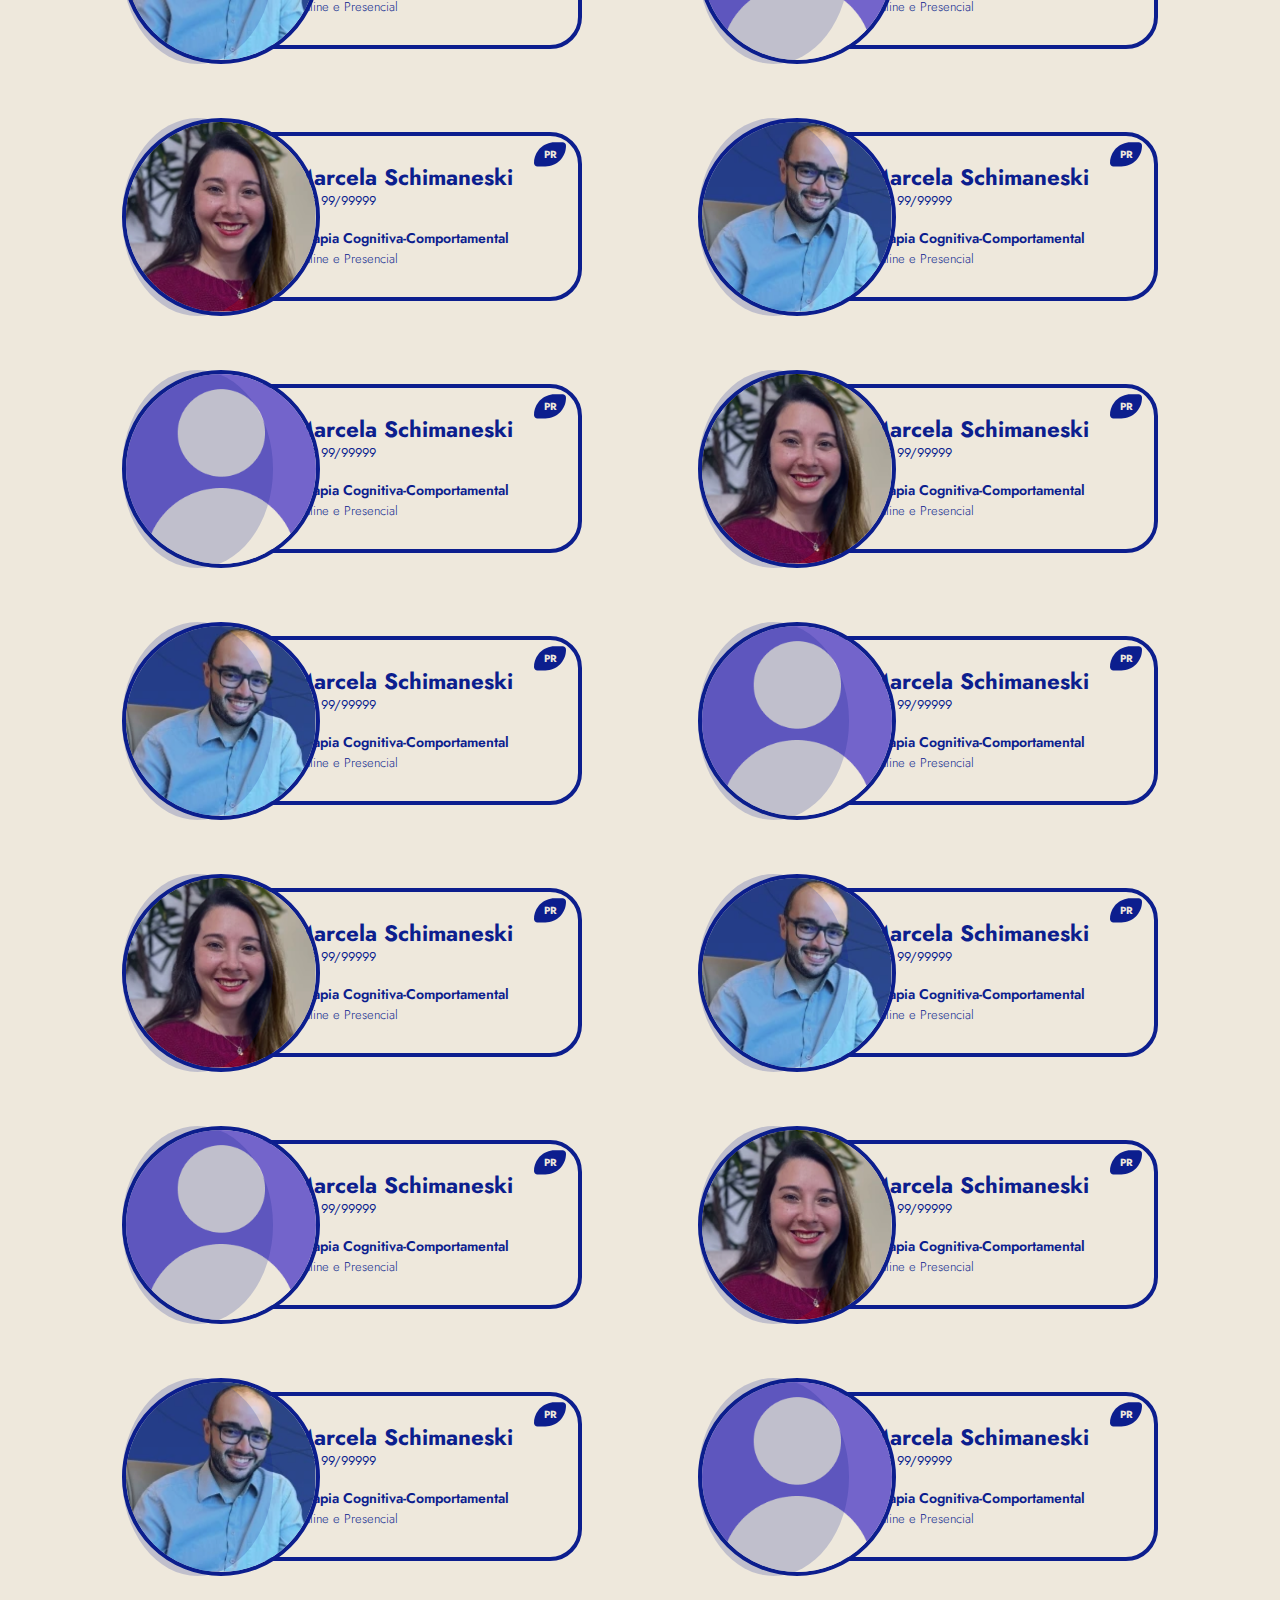
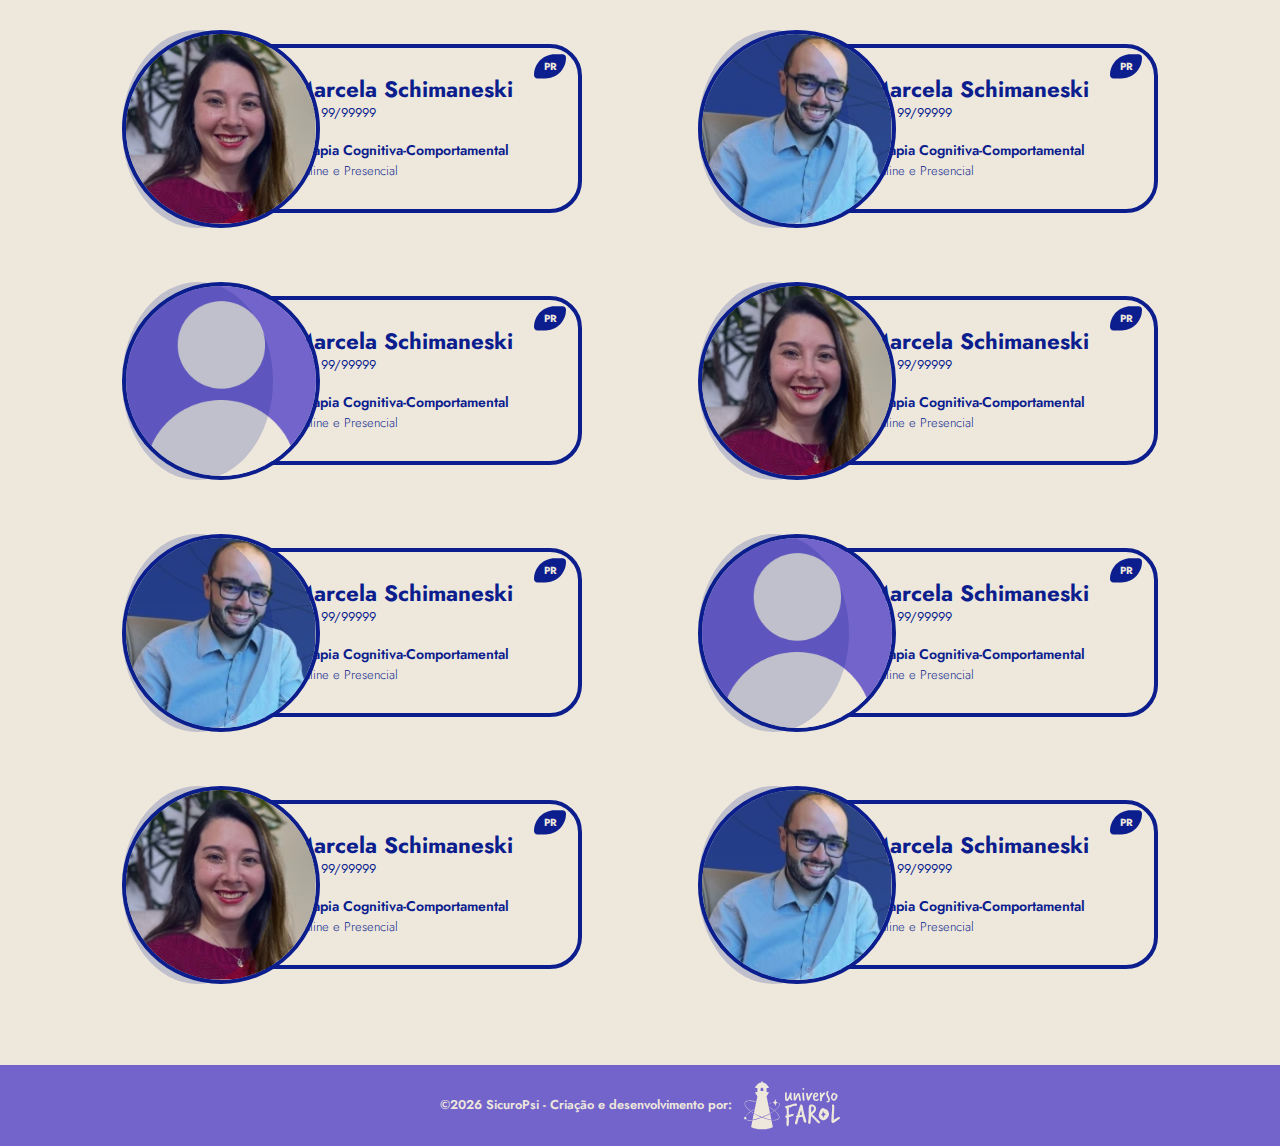
<file: Clinica/equipe.html>
<!DOCTYPE html>
<html lang="pt-BR">

<head>
    <meta charset="UTF-8">
    <meta http-equiv="X-UA-Compatible" content="IE=edge">
    <meta name="viewport" content="width=device-width, initial-scale=1.0">
    <title>Equipe | Clinica Sicuro</title>

    <link rel="icon" href="assets/icons/icon.svg" />
    <link rel="canonical" href="" />

    <meta name="author" content="">
    <meta name="description" content="">
    <meta name="keywords" content="">

    <meta property="og:locale" content="pt_BR">
    <meta name="og:title" property="og:title" content="">
    <meta name="og:type" property="og:type" content="">
    <meta name="og:image" property="og:image" content="">
    <meta property=”og:description” content="" />

    <!-- bootstrap -->
    <link rel="stylesheet" href="https://cdn.jsdelivr.net/npm/bootstrap@5.3.3/dist/css/bootstrap.min.css"
        integrity="sha384-QWTKZyjpPEjISv5WaRU9OFeRpok6YctnYmDr5pNlyT2bRjXh0JMhjY6hW+ALEwIH" crossorigin="anonymous">
    <script src="https://cdn.jsdelivr.net/npm/bootstrap@5.3.3/dist/js/bootstrap.bundle.min.js"
        integrity="sha384-YvpcrYf0tY3lHB60NNkmXc5s9fDVZLESaAA55NDzOxhy9GkcIdslK1eN7N6jIeHz"
        crossorigin="anonymous"></script>

    <!-- SVG Inject -->
    <script src="../js/svg-inject.min.js"></script>

    <!-- Main files -->
    <link rel="stylesheet" href="css/style.css">
    <script defer src="../js/Base_script.js"></script>
</head>

<body>
    <header>
        <ul class="menu">
            <li>
                <a href="../Clinica/">
                    <img src="assets/icons/sicuro_clinica.svg" onload="SVGInject(this)" alt="">
                </a>
            </li>
            <li><a href="clinica.html">A Sicuro</a></li>
            <li><a href="especialidades.html">Especialidades</a></li>
            <li><a class="active" href="equipe.html">Nossa equipe</a></li>
            <li><a href="blog.html">Blog</a></li>
            <li><a href="contatos.html">Contato</a></li>
        </ul>
    </header>
    <main id="Main_equipe">
        <section id="mainBlock">
            <h1>Conheça os profissionais por trás do conforto do nosso ninho.</h1>
            <h2>Selecione os filtros para facilitar a sua busca.</h2>

            <div id="Seletores">
                <div class="dropdown">
                    <button class="btns btn_especialidade" type="button" id="btn_especialidade" data-bs-toggle="dropdown">
                        Veja por especialidade
                        <img src="assets/icons/seta_fina.svg" onload="SVGInject(this)">
                    </button>
                    <ul class="dropdown-menu" aria-labelledby="btn_especialidade">
                        <li><a class="dropdown-item" href="#">Action</a></li>
                    </ul>
                </div>
                <div class="dropdown">
                    <button class="btns btn_abordagem" type="button" id="btn_abordagem" data-bs-toggle="dropdown">
                        Veja por abordagem
                        <img src="assets/icons/seta_fina.svg" onload="SVGInject(this)">
                    </button>
                    <ul class="dropdown-menu" aria-labelledby="btn_abordagem">
                        <li><a class="dropdown-item" href="#">Action</a></li>
                    </ul>
                </div>
                <div class="dropdown">
                    <button class="btns btn_estado" type="button" id="btn_estado" data-bs-toggle="dropdown">
                        Veja por estado
                        <img src="assets/icons/seta_fina.svg" onload="SVGInject(this)">
                    </button>
                    <ul class="dropdown-menu" aria-labelledby="btn_estado">
                        <li><a class="dropdown-item" href="#">Action</a></li>
                    </ul>
                </div>
            </div>

            <div id="block_equipeCards">
                <a href="medico.html" class="card">
                    <img class="imgUser" src="assets/users/user_placeholder.webp" alt="">
                    <div class="estado">
                        <img src="assets/icons/folha.svg" onload="SVGInject(this)">
                        <span>PR</span>
                    </div>
                    <h4 class="nome">Marcela Schimaneski</h4>
                    <span class="doc">CRP 99/99999</span>
                    <p class="abordagem">Terapia Cognitiva-Comportamental</p>
                    <span class="tipo_consulta">Online e Presencial</span>
                </a>
                <a href="medico.html" class="card">
                    <img class="imgUser" src="../assets/Marcela_img.webp" alt="">
                    <div class="estado">
                        <img src="assets/icons/folha.svg" onload="SVGInject(this)">
                        <span>PR</span>
                    </div>
                    <h4 class="nome">Marcela Schimaneski</h4>
                    <span class="doc">CRP 99/99999</span>
                    <p class="abordagem">Terapia Cognitiva-Comportamental</p>
                    <span class="tipo_consulta">Online e Presencial</span>
                </a>
                <a href="medico.html" class="card">
                    <img class="imgUser" src="../assets/Carlos_img.webp" alt="">
                    <div class="estado">
                        <img src="assets/icons/folha.svg" onload="SVGInject(this)">
                        <span>PR</span>
                    </div>
                    <h4 class="nome">Marcela Schimaneski</h4>
                    <span class="doc">CRP 99/99999</span>
                    <p class="abordagem">Terapia Cognitiva-Comportamental</p>
                    <span class="tipo_consulta">Online e Presencial</span>
                </a>
                <a href="medico.html" class="card">
                    <img class="imgUser" src="assets/users/user_placeholder.webp" alt="">
                    <div class="estado">
                        <img src="assets/icons/folha.svg" onload="SVGInject(this)">
                        <span>PR</span>
                    </div>
                    <h4 class="nome">Marcela Schimaneski</h4>
                    <span class="doc">CRP 99/99999</span>
                    <p class="abordagem">Terapia Cognitiva-Comportamental</p>
                    <span class="tipo_consulta">Online e Presencial</span>
                </a>
                <a href="medico.html" class="card">
                    <img class="imgUser" src="../assets/Marcela_img.webp" alt="">
                    <div class="estado">
                        <img src="assets/icons/folha.svg" onload="SVGInject(this)">
                        <span>PR</span>
                    </div>
                    <h4 class="nome">Marcela Schimaneski</h4>
                    <span class="doc">CRP 99/99999</span>
                    <p class="abordagem">Terapia Cognitiva-Comportamental</p>
                    <span class="tipo_consulta">Online e Presencial</span>
                </a>
                <a href="medico.html" class="card">
                    <img class="imgUser" src="../assets/Carlos_img.webp" alt="">
                    <div class="estado">
                        <img src="assets/icons/folha.svg" onload="SVGInject(this)">
                        <span>PR</span>
                    </div>
                    <h4 class="nome">Marcela Schimaneski</h4>
                    <span class="doc">CRP 99/99999</span>
                    <p class="abordagem">Terapia Cognitiva-Comportamental</p>
                    <span class="tipo_consulta">Online e Presencial</span>
                </a>
                <a href="medico.html" class="card">
                    <img class="imgUser" src="assets/users/user_placeholder.webp" alt="">
                    <div class="estado">
                        <img src="assets/icons/folha.svg" onload="SVGInject(this)">
                        <span>PR</span>
                    </div>
                    <h4 class="nome">Marcela Schimaneski</h4>
                    <span class="doc">CRP 99/99999</span>
                    <p class="abordagem">Terapia Cognitiva-Comportamental</p>
                    <span class="tipo_consulta">Online e Presencial</span>
                </a>
                <a href="medico.html" class="card">
                    <img class="imgUser" src="../assets/Marcela_img.webp" alt="">
                    <div class="estado">
                        <img src="assets/icons/folha.svg" onload="SVGInject(this)">
                        <span>PR</span>
                    </div>
                    <h4 class="nome">Marcela Schimaneski</h4>
                    <span class="doc">CRP 99/99999</span>
                    <p class="abordagem">Terapia Cognitiva-Comportamental</p>
                    <span class="tipo_consulta">Online e Presencial</span>
                </a>
                <a href="medico.html" class="card">
                    <img class="imgUser" src="../assets/Carlos_img.webp" alt="">
                    <div class="estado">
                        <img src="assets/icons/folha.svg" onload="SVGInject(this)">
                        <span>PR</span>
                    </div>
                    <h4 class="nome">Marcela Schimaneski</h4>
                    <span class="doc">CRP 99/99999</span>
                    <p class="abordagem">Terapia Cognitiva-Comportamental</p>
                    <span class="tipo_consulta">Online e Presencial</span>
                </a>
                <a href="medico.html" class="card">
                    <img class="imgUser" src="assets/users/user_placeholder.webp" alt="">
                    <div class="estado">
                        <img src="assets/icons/folha.svg" onload="SVGInject(this)">
                        <span>PR</span>
                    </div>
                    <h4 class="nome">Marcela Schimaneski</h4>
                    <span class="doc">CRP 99/99999</span>
                    <p class="abordagem">Terapia Cognitiva-Comportamental</p>
                    <span class="tipo_consulta">Online e Presencial</span>
                </a>
                <a href="medico.html" class="card">
                    <img class="imgUser" src="../assets/Marcela_img.webp" alt="">
                    <div class="estado">
                        <img src="assets/icons/folha.svg" onload="SVGInject(this)">
                        <span>PR</span>
                    </div>
                    <h4 class="nome">Marcela Schimaneski</h4>
                    <span class="doc">CRP 99/99999</span>
                    <p class="abordagem">Terapia Cognitiva-Comportamental</p>
                    <span class="tipo_consulta">Online e Presencial</span>
                </a>
                <a href="medico.html" class="card">
                    <img class="imgUser" src="../assets/Carlos_img.webp" alt="">
                    <div class="estado">
                        <img src="assets/icons/folha.svg" onload="SVGInject(this)">
                        <span>PR</span>
                    </div>
                    <h4 class="nome">Marcela Schimaneski</h4>
                    <span class="doc">CRP 99/99999</span>
                    <p class="abordagem">Terapia Cognitiva-Comportamental</p>
                    <span class="tipo_consulta">Online e Presencial</span>
                </a>
                <a href="medico.html" class="card">
                    <img class="imgUser" src="assets/users/user_placeholder.webp" alt="">
                    <div class="estado">
                        <img src="assets/icons/folha.svg" onload="SVGInject(this)">
                        <span>PR</span>
                    </div>
                    <h4 class="nome">Marcela Schimaneski</h4>
                    <span class="doc">CRP 99/99999</span>
                    <p class="abordagem">Terapia Cognitiva-Comportamental</p>
                    <span class="tipo_consulta">Online e Presencial</span>
                </a>
                <a href="medico.html" class="card">
                    <img class="imgUser" src="../assets/Marcela_img.webp" alt="">
                    <div class="estado">
                        <img src="assets/icons/folha.svg" onload="SVGInject(this)">
                        <span>PR</span>
                    </div>
                    <h4 class="nome">Marcela Schimaneski</h4>
                    <span class="doc">CRP 99/99999</span>
                    <p class="abordagem">Terapia Cognitiva-Comportamental</p>
                    <span class="tipo_consulta">Online e Presencial</span>
                </a>
                <a href="medico.html" class="card">
                    <img class="imgUser" src="../assets/Carlos_img.webp" alt="">
                    <div class="estado">
                        <img src="assets/icons/folha.svg" onload="SVGInject(this)">
                        <span>PR</span>
                    </div>
                    <h4 class="nome">Marcela Schimaneski</h4>
                    <span class="doc">CRP 99/99999</span>
                    <p class="abordagem">Terapia Cognitiva-Comportamental</p>
                    <span class="tipo_consulta">Online e Presencial</span>
                </a>
                <a href="medico.html" class="card">
                    <img class="imgUser" src="assets/users/user_placeholder.webp" alt="">
                    <div class="estado">
                        <img src="assets/icons/folha.svg" onload="SVGInject(this)">
                        <span>PR</span>
                    </div>
                    <h4 class="nome">Marcela Schimaneski</h4>
                    <span class="doc">CRP 99/99999</span>
                    <p class="abordagem">Terapia Cognitiva-Comportamental</p>
                    <span class="tipo_consulta">Online e Presencial</span>
                </a>
                <a href="medico.html" class="card">
                    <img class="imgUser" src="../assets/Marcela_img.webp" alt="">
                    <div class="estado">
                        <img src="assets/icons/folha.svg" onload="SVGInject(this)">
                        <span>PR</span>
                    </div>
                    <h4 class="nome">Marcela Schimaneski</h4>
                    <span class="doc">CRP 99/99999</span>
                    <p class="abordagem">Terapia Cognitiva-Comportamental</p>
                    <span class="tipo_consulta">Online e Presencial</span>
                </a>
                <a href="medico.html" class="card">
                    <img class="imgUser" src="../assets/Carlos_img.webp" alt="">
                    <div class="estado">
                        <img src="assets/icons/folha.svg" onload="SVGInject(this)">
                        <span>PR</span>
                    </div>
                    <h4 class="nome">Marcela Schimaneski</h4>
                    <span class="doc">CRP 99/99999</span>
                    <p class="abordagem">Terapia Cognitiva-Comportamental</p>
                    <span class="tipo_consulta">Online e Presencial</span>
                </a>
                <a href="medico.html" class="card">
                    <img class="imgUser" src="assets/users/user_placeholder.webp" alt="">
                    <div class="estado">
                        <img src="assets/icons/folha.svg" onload="SVGInject(this)">
                        <span>PR</span>
                    </div>
                    <h4 class="nome">Marcela Schimaneski</h4>
                    <span class="doc">CRP 99/99999</span>
                    <p class="abordagem">Terapia Cognitiva-Comportamental</p>
                    <span class="tipo_consulta">Online e Presencial</span>
                </a>
                <a href="medico.html" class="card">
                    <img class="imgUser" src="../assets/Marcela_img.webp" alt="">
                    <div class="estado">
                        <img src="assets/icons/folha.svg" onload="SVGInject(this)">
                        <span>PR</span>
                    </div>
                    <h4 class="nome">Marcela Schimaneski</h4>
                    <span class="doc">CRP 99/99999</span>
                    <p class="abordagem">Terapia Cognitiva-Comportamental</p>
                    <span class="tipo_consulta">Online e Presencial</span>
                </a>
                <a href="medico.html" class="card">
                    <img class="imgUser" src="../assets/Carlos_img.webp" alt="">
                    <div class="estado">
                        <img src="assets/icons/folha.svg" onload="SVGInject(this)">
                        <span>PR</span>
                    </div>
                    <h4 class="nome">Marcela Schimaneski</h4>
                    <span class="doc">CRP 99/99999</span>
                    <p class="abordagem">Terapia Cognitiva-Comportamental</p>
                    <span class="tipo_consulta">Online e Presencial</span>
                </a>
                <a href="medico.html" class="card">
                    <img class="imgUser" src="assets/users/user_placeholder.webp" alt="">
                    <div class="estado">
                        <img src="assets/icons/folha.svg" onload="SVGInject(this)">
                        <span>PR</span>
                    </div>
                    <h4 class="nome">Marcela Schimaneski</h4>
                    <span class="doc">CRP 99/99999</span>
                    <p class="abordagem">Terapia Cognitiva-Comportamental</p>
                    <span class="tipo_consulta">Online e Presencial</span>
                </a>
                <a href="medico.html" class="card">
                    <img class="imgUser" src="../assets/Marcela_img.webp" alt="">
                    <div class="estado">
                        <img src="assets/icons/folha.svg" onload="SVGInject(this)">
                        <span>PR</span>
                    </div>
                    <h4 class="nome">Marcela Schimaneski</h4>
                    <span class="doc">CRP 99/99999</span>
                    <p class="abordagem">Terapia Cognitiva-Comportamental</p>
                    <span class="tipo_consulta">Online e Presencial</span>
                </a>
                <a href="medico.html" class="card">
                    <img class="imgUser" src="../assets/Carlos_img.webp" alt="">
                    <div class="estado">
                        <img src="assets/icons/folha.svg" onload="SVGInject(this)">
                        <span>PR</span>
                    </div>
                    <h4 class="nome">Marcela Schimaneski</h4>
                    <span class="doc">CRP 99/99999</span>
                    <p class="abordagem">Terapia Cognitiva-Comportamental</p>
                    <span class="tipo_consulta">Online e Presencial</span>
                </a>
                <a href="medico.html" class="card">
                    <img class="imgUser" src="assets/users/user_placeholder.webp" alt="">
                    <div class="estado">
                        <img src="assets/icons/folha.svg" onload="SVGInject(this)">
                        <span>PR</span>
                    </div>
                    <h4 class="nome">Marcela Schimaneski</h4>
                    <span class="doc">CRP 99/99999</span>
                    <p class="abordagem">Terapia Cognitiva-Comportamental</p>
                    <span class="tipo_consulta">Online e Presencial</span>
                </a>
                <a href="medico.html" class="card">
                    <img class="imgUser" src="../assets/Marcela_img.webp" alt="">
                    <div class="estado">
                        <img src="assets/icons/folha.svg" onload="SVGInject(this)">
                        <span>PR</span>
                    </div>
                    <h4 class="nome">Marcela Schimaneski</h4>
                    <span class="doc">CRP 99/99999</span>
                    <p class="abordagem">Terapia Cognitiva-Comportamental</p>
                    <span class="tipo_consulta">Online e Presencial</span>
                </a>
                <a href="medico.html" class="card">
                    <img class="imgUser" src="../assets/Carlos_img.webp" alt="">
                    <div class="estado">
                        <img src="assets/icons/folha.svg" onload="SVGInject(this)">
                        <span>PR</span>
                    </div>
                    <h4 class="nome">Marcela Schimaneski</h4>
                    <span class="doc">CRP 99/99999</span>
                    <p class="abordagem">Terapia Cognitiva-Comportamental</p>
                    <span class="tipo_consulta">Online e Presencial</span>
                </a>
                <a href="medico.html" class="card">
                    <img class="imgUser" src="assets/users/user_placeholder.webp" alt="">
                    <div class="estado">
                        <img src="assets/icons/folha.svg" onload="SVGInject(this)">
                        <span>PR</span>
                    </div>
                    <h4 class="nome">Marcela Schimaneski</h4>
                    <span class="doc">CRP 99/99999</span>
                    <p class="abordagem">Terapia Cognitiva-Comportamental</p>
                    <span class="tipo_consulta">Online e Presencial</span>
                </a>
                <a href="medico.html" class="card">
                    <img class="imgUser" src="../assets/Marcela_img.webp" alt="">
                    <div class="estado">
                        <img src="assets/icons/folha.svg" onload="SVGInject(this)">
                        <span>PR</span>
                    </div>
                    <h4 class="nome">Marcela Schimaneski</h4>
                    <span class="doc">CRP 99/99999</span>
                    <p class="abordagem">Terapia Cognitiva-Comportamental</p>
                    <span class="tipo_consulta">Online e Presencial</span>
                </a>
                <a href="medico.html" class="card">
                    <img class="imgUser" src="../assets/Carlos_img.webp" alt="">
                    <div class="estado">
                        <img src="assets/icons/folha.svg" onload="SVGInject(this)">
                        <span>PR</span>
                    </div>
                    <h4 class="nome">Marcela Schimaneski</h4>
                    <span class="doc">CRP 99/99999</span>
                    <p class="abordagem">Terapia Cognitiva-Comportamental</p>
                    <span class="tipo_consulta">Online e Presencial</span>
                </a>
            </div>
        </section>

        <section class="hide" id="Edu"></section>
    </main>
    <footer>
        <p>©<span id="data_footer"></span> SicuroPsi - Criação e desenvolvimento por:</p>
        <a aria-label="link para o site do universo farol" href="https://www.universofarol.com.br" target="_blank">
            <img src="assets/icons/Universo_Farol.svg" onload="SVGInject(this)">
        </a>
    </footer>
</body>
</html>
</file>
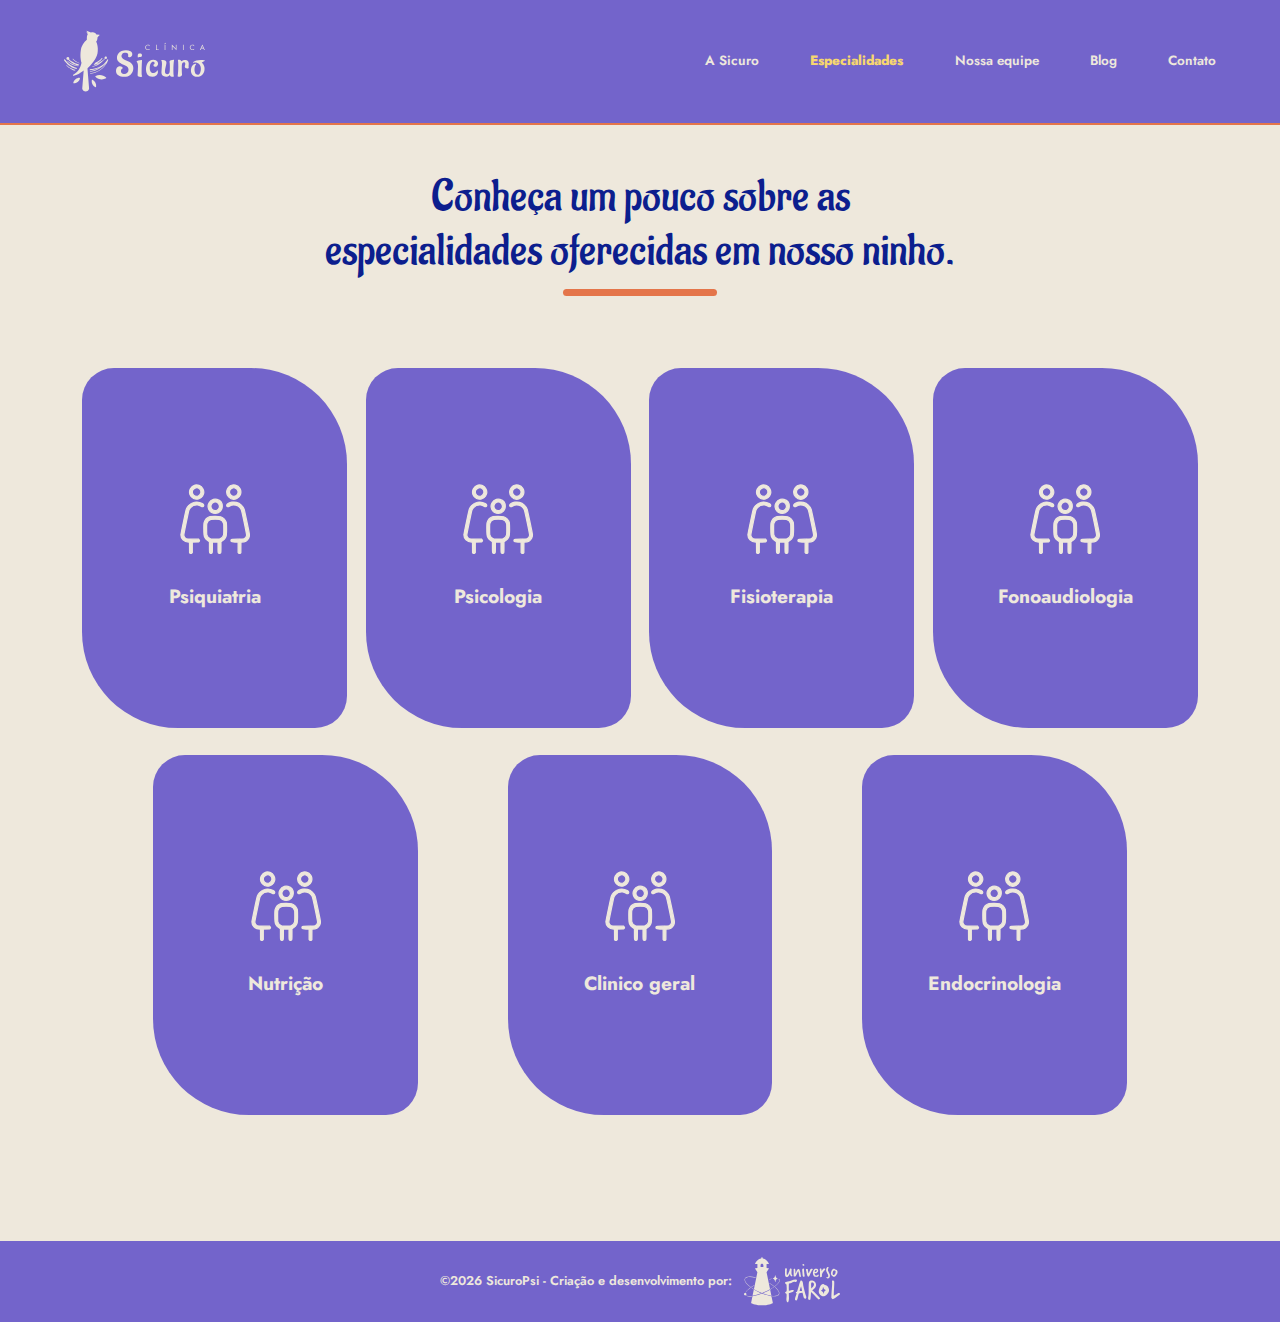
<file: Clinica/especialidades.html>
<!DOCTYPE html>
<html lang="pt-BR">

<head>
    <meta charset="UTF-8">
    <meta http-equiv="X-UA-Compatible" content="IE=edge">
    <meta name="viewport" content="width=device-width, initial-scale=1.0">
    <title>Especialidades | Clinica Sicuro</title>

    <link rel="icon" href="assets/icons/icon.svg" />
    <link rel="canonical" href="" />

    <meta name="author" content="">
    <meta name="description" content="">
    <meta name="keywords" content="">

    <meta property="og:locale" content="pt_BR">
    <meta name="og:title" property="og:title" content="">
    <meta name="og:type" property="og:type" content="">
    <meta name="og:image" property="og:image" content="">
    <meta property=”og:description” content="" />

    <!-- Splide Carousel -->
    <link href="https://cdn.jsdelivr.net/npm/@splidejs/splide@4.1.4/dist/css/splide.min.css" rel="stylesheet">
    <script src="https://cdn.jsdelivr.net/npm/@splidejs/splide@4.1.4/dist/js/splide.min.js"></script>

    <!-- bootstrap -->
    <link rel="stylesheet" href="https://cdn.jsdelivr.net/npm/bootstrap@5.3.3/dist/css/bootstrap.min.css"
        integrity="sha384-QWTKZyjpPEjISv5WaRU9OFeRpok6YctnYmDr5pNlyT2bRjXh0JMhjY6hW+ALEwIH" crossorigin="anonymous">
    <script src="https://cdn.jsdelivr.net/npm/bootstrap@5.3.3/dist/js/bootstrap.bundle.min.js"
        integrity="sha384-YvpcrYf0tY3lHB60NNkmXc5s9fDVZLESaAA55NDzOxhy9GkcIdslK1eN7N6jIeHz"
        crossorigin="anonymous"></script>

    <!-- SVG Inject -->
    <script src="../js/svg-inject.min.js"></script>

    <!-- Main files -->
    <link rel="stylesheet" href="css/style.css">
    <script defer src="../js/Base_script.js"></script>
</head>

<body>
    <header>
        <ul class="menu">
            <li>
                <a href="../Clinica/">
                    <img src="assets/icons/sicuro_clinica.svg" onload="SVGInject(this)" alt="">
                </a>
            </li>
            <li><a href="clinica.html">A Sicuro</a></li>
            <li><a class="active" href="especialidades.html">Especialidades</a></li>
            <li><a href="equipe.html">Nossa equipe</a></li>
            <li><a href="blog.html">Blog</a></li>
            <li><a href="contatos.html">Contato</a></li>
        </ul>
    </header>
    <main id="Main_especialidades">
        <section id="mainBlock">
            <h1>Conheça um pouco sobre as especialidades oferecidas em nosso ninho.</h1>
            <nav class="nav nav-pills" id="block_especialidadeCards">
                <a class="nav-link links" data-bs-toggle="pill" href="#Psiquiatria">
                    <img src="assets/icons/acolhedor.svg" onload="SVGInject(this)">
                    Psiquiatria
                </a>
                <a class="nav-link links" data-bs-toggle="pill" href="#Psicologia">
                    <img src="assets/icons/acolhedor.svg" onload="SVGInject(this)">
                    Psicologia
                </a>
                <a class="nav-link links" data-bs-toggle="pill" href="#Fisioterapia">
                    <img src="assets/icons/acolhedor.svg" onload="SVGInject(this)">
                    Fisioterapia
                </a>
                <a class="nav-link links" data-bs-toggle="pill" href="#Fonoaudiologia">
                    <img src="assets/icons/acolhedor.svg" onload="SVGInject(this)">
                    Fonoaudiologia
                </a>
                <a class="nav-link links" data-bs-toggle="pill" href="#Nutricao">
                    <img src="assets/icons/acolhedor.svg" onload="SVGInject(this)">
                    Nutrição
                </a>
                <a class="nav-link links" data-bs-toggle="pill" href="#Clinico_geral">
                    <img src="assets/icons/acolhedor.svg" onload="SVGInject(this)">
                    Clinico geral
                </a>
                <a class="nav-link links" data-bs-toggle="pill" href="#Endocrinologia">
                    <img src="assets/icons/acolhedor.svg" onload="SVGInject(this)">
                    Endocrinologia
                </a>
            </nav>

            <div class="tab-content" id="block_collapse">
                <div class="tab-pane fade" id="Psiquiatria">
                    <div class="tab-block">
                        <h2>O que nossos psiquiatras tem a te oferecer aqui na Sicuro:</h2>
                        <div class="Block_especialidadeTxt">
                            Lorem ipsum dolor sit amet, consectetur adipiscing elit, sed do eiusmod tempor incididunt ut
                            labore et dolore magna aliqua. Fusce id velit ut tortor pretium viverra suspendisse potenti.
                            Congue quisque egestas diam in arcu. Suspendisse ultrices gravida dictum fusce ut placerat
                            orci nulla. Tellus rutrum tellus pellentesque eu tincidunt tortor aliquam nulla facilisi.
                            Magna fermentum iaculis eu non. Convallis convallis tellus id interdum velit. Viverra mauris
                            in aliquam sem fringilla ut morbi tincidunt augue. Scelerisque fermentum dui faucibus in
                            ornare quam viverra orci sagittis. Ligula ullamcorper malesuada proin libero. Morbi leo urna
                            molestie at elementum eu facilisis sed. Risus sed vulputate odio ut enim blandit volutpat
                            maecenas. Quisque sagittis purus sit amet volutpat. Quis auctor elit sed vulputate mi sit
                            amet. Quam id leo in vitae. Ultricies tristique nulla aliquet enim tortor. Tellus
                            pellentesque eu tincidunt tortor aliquam.
                            <br><br>
                            Vitae suscipit tellus mauris a diam maecenas sed enim ut. Dui nunc mattis enim ut tellus
                            elementum sagittis. Suspendisse sed nisi lacus sed viverra tellus in hac habitasse. Nunc sed
                            augue lacus viverra vitae. Metus dictum at tempor commodo. Egestas fringilla phasellus
                            faucibus scelerisque. Faucibus purus in massa tempor. Fermentum odio eu feugiat pretium nibh
                            ipsum consequat nisl. Donec adipiscing tristique risus nec. Lectus sit amet est placerat in
                            egestas. Ultrices dui sapien eget mi proin sed. Phasellus faucibus scelerisque eleifend
                            donec pretium vulputate sapien nec. Vehicula ipsum a arcu cursus vitae. Nullam vehicula
                            ipsum a arcu cursus vitae congue. Dui id ornare arcu odio. Tortor dignissim convallis aenean
                            et.
                        </div>
                        <div class="equipe">
                            <h2>Conheça nossa equipe de psiquiatras</h2>

                            <div class="splide">
                                <div class="splide__track">
                                    <ul class="splide__list">
                                        <a href="medico.html" class="splide__slide">
                                            <div class="card_equipe">
                                                <span class="doc">CRP 99/99999</span>
                                                <div class="estado">
                                                    <img src="assets/icons/folha.svg" onload="SVGInject(this)">
                                                    <span>PR</span>
                                                </div>
                                                <img class="imgUser" src="../assets/Marcela_img.webp" alt="">
                                                <h4 class="nome">Marcela Schimaneski</h4>
                                                <p class="abordagem">Terapia Cognitiva-Comportamental</p>
                                                <span class="tipo_consulta">Online e Presencial</span>
                                            </div>
                                        </a>
                                        <a href="medico.html" class="splide__slide">
                                            <div class="card_equipe">
                                                <span class="doc">CRP 99/99999</span>
                                                <div class="estado">
                                                    <img src="assets/icons/folha.svg" onload="SVGInject(this)">
                                                    <span>PR</span>
                                                </div>
                                                <img class="imgUser" src="../assets/Carlos_img.webp" alt="">
                                                <h4 class="nome">Carlos Aznar Blefari</h4>
                                                <p class="abordagem">Terapia Cognitiva-Comportamental</p>
                                                <span class="tipo_consulta">Online e Presencial</span>
                                            </div>
                                        </a>
                                        <a href="medico.html" class="splide__slide">
                                            <div class="card_equipe">
                                                <span class="doc">CRP 99/99999</span>
                                                <div class="estado">
                                                    <img src="assets/icons/folha.svg" onload="SVGInject(this)">
                                                    <span>PR</span>
                                                </div>
                                                <img class="imgUser" src="assets/users/user_placeholder.webp" alt="">
                                                <h4 class="nome">Marcela Schimaneski</h4>
                                                <p class="abordagem">Terapia Cognitiva-Comportamental</p>
                                                <span class="tipo_consulta">Online e Presencial</span>
                                            </div>
                                        </a>
                                        <a href="medico.html" class="splide__slide">
                                            <div class="card_equipe">
                                                <span class="doc">CRP 99/99999</span>
                                                <div class="estado">
                                                    <img src="assets/icons/folha.svg" onload="SVGInject(this)">
                                                    <span>PR</span>
                                                </div>
                                                <img class="imgUser" src="../assets/Marcela_img.webp" alt="">
                                                <h4 class="nome">Marcela Schimaneski</h4>
                                                <p class="abordagem">Terapia Cognitiva-Comportamental</p>
                                                <span class="tipo_consulta">Online e Presencial</span>
                                            </div>
                                        </a>
                                        <a href="medico.html" class="splide__slide">
                                            <div class="card_equipe">
                                                <span class="doc">CRP 99/99999</span>
                                                <div class="estado">
                                                    <img src="assets/icons/folha.svg" onload="SVGInject(this)">
                                                    <span>PR</span>
                                                </div>
                                                <img class="imgUser" src="../assets/Carlos_img.webp" alt="">
                                                <h4 class="nome">Carlos Aznar Blefari</h4>
                                                <p class="abordagem">Terapia Cognitiva-Comportamental</p>
                                                <span class="tipo_consulta">Online e Presencial</span>
                                            </div>
                                        </a>
                                        <a href="medico.html" class="splide__slide">
                                            <div class="card_equipe">
                                                <span class="doc">CRP 99/99999</span>
                                                <div class="estado">
                                                    <img src="assets/icons/folha.svg" onload="SVGInject(this)">
                                                    <span>PR</span>
                                                </div>
                                                <img class="imgUser" src="assets/users/user_placeholder.webp" alt="">
                                                <h4 class="nome">Marcela Schimaneski</h4>
                                                <p class="abordagem">Terapia Cognitiva-Comportamental</p>
                                                <span class="tipo_consulta">Online e Presencial</span>
                                            </div>
                                        </a>
                                    </ul>
                                </div>
                            </div>
                        </div>
                        <a class="btns btn_equipe" href="equipe.html">Ver toda a equipe</a>
                    </div>
                </div>
                <div class="tab-pane fade" id="Psicologia">
                    <div class="tab-block">
                        <h2>O que nossos psicologos tem a te oferecer aqui na Sicuro:</h2>
                        <div class="Block_especialidadeTxt">
                            Lorem ipsum dolor sit amet, consectetur adipiscing elit, sed do eiusmod tempor incididunt ut
                            labore et dolore magna aliqua. Fusce id velit ut tortor pretium viverra suspendisse potenti.
                            Congue quisque egestas diam in arcu. Suspendisse ultrices gravida dictum fusce ut placerat
                            orci nulla. Tellus rutrum tellus pellentesque eu tincidunt tortor aliquam nulla facilisi.
                            Magna fermentum iaculis eu non. Convallis convallis tellus id interdum velit. Viverra mauris
                            in aliquam sem fringilla ut morbi tincidunt augue. Scelerisque fermentum dui faucibus in
                            ornare quam viverra orci sagittis. Ligula ullamcorper malesuada proin libero. Morbi leo urna
                            molestie at elementum eu facilisis sed. Risus sed vulputate odio ut enim blandit volutpat
                            maecenas. Quisque sagittis purus sit amet volutpat. Quis auctor elit sed vulputate mi sit
                            amet. Quam id leo in vitae. Ultricies tristique nulla aliquet enim tortor. Tellus
                            pellentesque eu tincidunt tortor aliquam.
                            <br><br>
                            Vitae suscipit tellus mauris a diam maecenas sed enim ut. Dui nunc mattis enim ut tellus
                            elementum sagittis. Suspendisse sed nisi lacus sed viverra tellus in hac habitasse. Nunc sed
                            augue lacus viverra vitae. Metus dictum at tempor commodo. Egestas fringilla phasellus
                            faucibus scelerisque. Faucibus purus in massa tempor. Fermentum odio eu feugiat pretium nibh
                            ipsum consequat nisl. Donec adipiscing tristique risus nec. Lectus sit amet est placerat in
                            egestas. Ultrices dui sapien eget mi proin sed. Phasellus faucibus scelerisque eleifend
                            donec pretium vulputate sapien nec. Vehicula ipsum a arcu cursus vitae. Nullam vehicula
                            ipsum a arcu cursus vitae congue. Dui id ornare arcu odio. Tortor dignissim convallis aenean
                            et.
                        </div>
                        <div class="equipe">
                            <h2>Conheça nossa equipe de psicologos</h2>

                            <div class="splide">
                                <div class="splide__track">
                                    <ul class="splide__list">
                                        <a href="medico.html" class="splide__slide">
                                            <div class="card_equipe">
                                                <span class="doc">CRP 99/99999</span>
                                                <div class="estado">
                                                    <img src="assets/icons/folha.svg" onload="SVGInject(this)">
                                                    <span>PR</span>
                                                </div>
                                                <img class="imgUser" src="../assets/Marcela_img.webp" alt="">
                                                <h4 class="nome">Marcela Schimaneski</h4>
                                                <p class="abordagem">Terapia Cognitiva-Comportamental</p>
                                                <span class="tipo_consulta">Online e Presencial</span>
                                            </div>
                                        </a>
                                        <a href="medico.html" class="splide__slide">
                                            <div class="card_equipe">
                                                <span class="doc">CRP 99/99999</span>
                                                <div class="estado">
                                                    <img src="assets/icons/folha.svg" onload="SVGInject(this)">
                                                    <span>PR</span>
                                                </div>
                                                <img class="imgUser" src="../assets/Carlos_img.webp" alt="">
                                                <h4 class="nome">Carlos Aznar Blefari</h4>
                                                <p class="abordagem">Terapia Cognitiva-Comportamental</p>
                                                <span class="tipo_consulta">Online e Presencial</span>
                                            </div>
                                        </a>
                                        <a href="medico.html" class="splide__slide">
                                            <div class="card_equipe">
                                                <span class="doc">CRP 99/99999</span>
                                                <div class="estado">
                                                    <img src="assets/icons/folha.svg" onload="SVGInject(this)">
                                                    <span>PR</span>
                                                </div>
                                                <img class="imgUser" src="assets/users/user_placeholder.webp" alt="">
                                                <h4 class="nome">Marcela Schimaneski</h4>
                                                <p class="abordagem">Terapia Cognitiva-Comportamental</p>
                                                <span class="tipo_consulta">Online e Presencial</span>
                                            </div>
                                        </a>
                                        <a href="medico.html" class="splide__slide">
                                            <div class="card_equipe">
                                                <span class="doc">CRP 99/99999</span>
                                                <div class="estado">
                                                    <img src="assets/icons/folha.svg" onload="SVGInject(this)">
                                                    <span>PR</span>
                                                </div>
                                                <img class="imgUser" src="../assets/Marcela_img.webp" alt="">
                                                <h4 class="nome">Marcela Schimaneski</h4>
                                                <p class="abordagem">Terapia Cognitiva-Comportamental</p>
                                                <span class="tipo_consulta">Online e Presencial</span>
                                            </div>
                                        </a>
                                        <a href="medico.html" class="splide__slide">
                                            <div class="card_equipe">
                                                <span class="doc">CRP 99/99999</span>
                                                <div class="estado">
                                                    <img src="assets/icons/folha.svg" onload="SVGInject(this)">
                                                    <span>PR</span>
                                                </div>
                                                <img class="imgUser" src="../assets/Carlos_img.webp" alt="">
                                                <h4 class="nome">Carlos Aznar Blefari</h4>
                                                <p class="abordagem">Terapia Cognitiva-Comportamental</p>
                                                <span class="tipo_consulta">Online e Presencial</span>
                                            </div>
                                        </a>
                                        <a href="medico.html" class="splide__slide">
                                            <div class="card_equipe">
                                                <span class="doc">CRP 99/99999</span>
                                                <div class="estado">
                                                    <img src="assets/icons/folha.svg" onload="SVGInject(this)">
                                                    <span>PR</span>
                                                </div>
                                                <img class="imgUser" src="assets/users/user_placeholder.webp" alt="">
                                                <h4 class="nome">Marcela Schimaneski</h4>
                                                <p class="abordagem">Terapia Cognitiva-Comportamental</p>
                                                <span class="tipo_consulta">Online e Presencial</span>
                                            </div>
                                        </a>
                                    </ul>
                                </div>
                            </div>
                        </div>
                        <a class="btns btn_equipe" href="equipe.html">Ver toda a equipe</a>
                    </div>
                </div>
                <div class="tab-pane fade" id="Fisioterapia">
                    <div class="tab-block">
                        <h2>O que nossos fisioterapeutas tem a te oferecer aqui na Sicuro:</h2>
                        <div class="Block_especialidadeTxt">
                            Lorem ipsum dolor sit amet, consectetur adipiscing elit, sed do eiusmod tempor incididunt ut
                            labore et dolore magna aliqua. Fusce id velit ut tortor pretium viverra suspendisse potenti.
                            Congue quisque egestas diam in arcu. Suspendisse ultrices gravida dictum fusce ut placerat
                            orci nulla. Tellus rutrum tellus pellentesque eu tincidunt tortor aliquam nulla facilisi.
                            Magna fermentum iaculis eu non. Convallis convallis tellus id interdum velit. Viverra mauris
                            in aliquam sem fringilla ut morbi tincidunt augue. Scelerisque fermentum dui faucibus in
                            ornare quam viverra orci sagittis. Ligula ullamcorper malesuada proin libero. Morbi leo urna
                            molestie at elementum eu facilisis sed. Risus sed vulputate odio ut enim blandit volutpat
                            maecenas. Quisque sagittis purus sit amet volutpat. Quis auctor elit sed vulputate mi sit
                            amet. Quam id leo in vitae. Ultricies tristique nulla aliquet enim tortor. Tellus
                            pellentesque eu tincidunt tortor aliquam.
                            <br><br>
                            Vitae suscipit tellus mauris a diam maecenas sed enim ut. Dui nunc mattis enim ut tellus
                            elementum sagittis. Suspendisse sed nisi lacus sed viverra tellus in hac habitasse. Nunc sed
                            augue lacus viverra vitae. Metus dictum at tempor commodo. Egestas fringilla phasellus
                            faucibus scelerisque. Faucibus purus in massa tempor. Fermentum odio eu feugiat pretium nibh
                            ipsum consequat nisl. Donec adipiscing tristique risus nec. Lectus sit amet est placerat in
                            egestas. Ultrices dui sapien eget mi proin sed. Phasellus faucibus scelerisque eleifend
                            donec pretium vulputate sapien nec. Vehicula ipsum a arcu cursus vitae. Nullam vehicula
                            ipsum a arcu cursus vitae congue. Dui id ornare arcu odio. Tortor dignissim convallis aenean
                            et.
                        </div>
                        <div class="equipe">
                            <h2>Conheça nossa equipe de fisioterapeutas</h2>

                            <div class="splide">
                                <div class="splide__track">
                                    <ul class="splide__list">
                                        <a href="medico.html" class="splide__slide">
                                            <div class="card_equipe">
                                                <span class="doc">CRP 99/99999</span>
                                                <div class="estado">
                                                    <img src="assets/icons/folha.svg" onload="SVGInject(this)">
                                                    <span>PR</span>
                                                </div>
                                                <img class="imgUser" src="../assets/Marcela_img.webp" alt="">
                                                <h4 class="nome">Marcela Schimaneski</h4>
                                                <p class="abordagem">Terapia Cognitiva-Comportamental</p>
                                                <span class="tipo_consulta">Online e Presencial</span>
                                            </div>
                                        </a>
                                        <a href="medico.html" class="splide__slide">
                                            <div class="card_equipe">
                                                <span class="doc">CRP 99/99999</span>
                                                <div class="estado">
                                                    <img src="assets/icons/folha.svg" onload="SVGInject(this)">
                                                    <span>PR</span>
                                                </div>
                                                <img class="imgUser" src="../assets/Carlos_img.webp" alt="">
                                                <h4 class="nome">Carlos Aznar Blefari</h4>
                                                <p class="abordagem">Terapia Cognitiva-Comportamental</p>
                                                <span class="tipo_consulta">Online e Presencial</span>
                                            </div>
                                        </a>
                                        <a href="medico.html" class="splide__slide">
                                            <div class="card_equipe">
                                                <span class="doc">CRP 99/99999</span>
                                                <div class="estado">
                                                    <img src="assets/icons/folha.svg" onload="SVGInject(this)">
                                                    <span>PR</span>
                                                </div>
                                                <img class="imgUser" src="assets/users/user_placeholder.webp" alt="">
                                                <h4 class="nome">Marcela Schimaneski</h4>
                                                <p class="abordagem">Terapia Cognitiva-Comportamental</p>
                                                <span class="tipo_consulta">Online e Presencial</span>
                                            </div>
                                        </a>
                                        <a href="medico.html" class="splide__slide">
                                            <div class="card_equipe">
                                                <span class="doc">CRP 99/99999</span>
                                                <div class="estado">
                                                    <img src="assets/icons/folha.svg" onload="SVGInject(this)">
                                                    <span>PR</span>
                                                </div>
                                                <img class="imgUser" src="../assets/Marcela_img.webp" alt="">
                                                <h4 class="nome">Marcela Schimaneski</h4>
                                                <p class="abordagem">Terapia Cognitiva-Comportamental</p>
                                                <span class="tipo_consulta">Online e Presencial</span>
                                            </div>
                                        </a>
                                        <a href="medico.html" class="splide__slide">
                                            <div class="card_equipe">
                                                <span class="doc">CRP 99/99999</span>
                                                <div class="estado">
                                                    <img src="assets/icons/folha.svg" onload="SVGInject(this)">
                                                    <span>PR</span>
                                                </div>
                                                <img class="imgUser" src="../assets/Carlos_img.webp" alt="">
                                                <h4 class="nome">Carlos Aznar Blefari</h4>
                                                <p class="abordagem">Terapia Cognitiva-Comportamental</p>
                                                <span class="tipo_consulta">Online e Presencial</span>
                                            </div>
                                        </a>
                                        <a href="medico.html" class="splide__slide">
                                            <div class="card_equipe">
                                                <span class="doc">CRP 99/99999</span>
                                                <div class="estado">
                                                    <img src="assets/icons/folha.svg" onload="SVGInject(this)">
                                                    <span>PR</span>
                                                </div>
                                                <img class="imgUser" src="assets/users/user_placeholder.webp" alt="">
                                                <h4 class="nome">Marcela Schimaneski</h4>
                                                <p class="abordagem">Terapia Cognitiva-Comportamental</p>
                                                <span class="tipo_consulta">Online e Presencial</span>
                                            </div>
                                        </a>
                                    </ul>
                                </div>
                            </div>
                        </div>
                        <a class="btns btn_equipe" href="equipe.html">Ver toda a equipe</a>
                    </div>
                </div>
                <div class="tab-pane fade" id="Fonoaudiologia">
                    <div class="tab-block">
                        <h2>O que nossos fonoaudiologistas tem a te oferecer aqui na Sicuro:</h2>
                        <div class="Block_especialidadeTxt">
                            Lorem ipsum dolor sit amet, consectetur adipiscing elit, sed do eiusmod tempor incididunt ut
                            labore et dolore magna aliqua. Fusce id velit ut tortor pretium viverra suspendisse potenti.
                            Congue quisque egestas diam in arcu. Suspendisse ultrices gravida dictum fusce ut placerat
                            orci nulla. Tellus rutrum tellus pellentesque eu tincidunt tortor aliquam nulla facilisi.
                            Magna fermentum iaculis eu non. Convallis convallis tellus id interdum velit. Viverra mauris
                            in aliquam sem fringilla ut morbi tincidunt augue. Scelerisque fermentum dui faucibus in
                            ornare quam viverra orci sagittis. Ligula ullamcorper malesuada proin libero. Morbi leo urna
                            molestie at elementum eu facilisis sed. Risus sed vulputate odio ut enim blandit volutpat
                            maecenas. Quisque sagittis purus sit amet volutpat. Quis auctor elit sed vulputate mi sit
                            amet. Quam id leo in vitae. Ultricies tristique nulla aliquet enim tortor. Tellus
                            pellentesque eu tincidunt tortor aliquam.
                            <br><br>
                            Vitae suscipit tellus mauris a diam maecenas sed enim ut. Dui nunc mattis enim ut tellus
                            elementum sagittis. Suspendisse sed nisi lacus sed viverra tellus in hac habitasse. Nunc sed
                            augue lacus viverra vitae. Metus dictum at tempor commodo. Egestas fringilla phasellus
                            faucibus scelerisque. Faucibus purus in massa tempor. Fermentum odio eu feugiat pretium nibh
                            ipsum consequat nisl. Donec adipiscing tristique risus nec. Lectus sit amet est placerat in
                            egestas. Ultrices dui sapien eget mi proin sed. Phasellus faucibus scelerisque eleifend
                            donec pretium vulputate sapien nec. Vehicula ipsum a arcu cursus vitae. Nullam vehicula
                            ipsum a arcu cursus vitae congue. Dui id ornare arcu odio. Tortor dignissim convallis aenean
                            et.
                        </div>
                        <div class="equipe">
                            <h2>Conheça nossa equipe de Fonoaudiologos</h2>

                            <div class="splide">
                                <div class="splide__track">
                                    <ul class="splide__list">
                                        <a href="medico.html" class="splide__slide">
                                            <div class="card_equipe">
                                                <span class="doc">CRP 99/99999</span>
                                                <div class="estado">
                                                    <img src="assets/icons/folha.svg" onload="SVGInject(this)">
                                                    <span>PR</span>
                                                </div>
                                                <img class="imgUser" src="../assets/Marcela_img.webp" alt="">
                                                <h4 class="nome">Marcela Schimaneski</h4>
                                                <p class="abordagem">Terapia Cognitiva-Comportamental</p>
                                                <span class="tipo_consulta">Online e Presencial</span>
                                            </div>
                                        </a>
                                        <a href="medico.html" class="splide__slide">
                                            <div class="card_equipe">
                                                <span class="doc">CRP 99/99999</span>
                                                <div class="estado">
                                                    <img src="assets/icons/folha.svg" onload="SVGInject(this)">
                                                    <span>PR</span>
                                                </div>
                                                <img class="imgUser" src="../assets/Carlos_img.webp" alt="">
                                                <h4 class="nome">Carlos Aznar Blefari</h4>
                                                <p class="abordagem">Terapia Cognitiva-Comportamental</p>
                                                <span class="tipo_consulta">Online e Presencial</span>
                                            </div>
                                        </a>
                                        <a href="medico.html" class="splide__slide">
                                            <div class="card_equipe">
                                                <span class="doc">CRP 99/99999</span>
                                                <div class="estado">
                                                    <img src="assets/icons/folha.svg" onload="SVGInject(this)">
                                                    <span>PR</span>
                                                </div>
                                                <img class="imgUser" src="assets/users/user_placeholder.webp" alt="">
                                                <h4 class="nome">Marcela Schimaneski</h4>
                                                <p class="abordagem">Terapia Cognitiva-Comportamental</p>
                                                <span class="tipo_consulta">Online e Presencial</span>
                                            </div>
                                        </a>
                                        <a href="medico.html" class="splide__slide">
                                            <div class="card_equipe">
                                                <span class="doc">CRP 99/99999</span>
                                                <div class="estado">
                                                    <img src="assets/icons/folha.svg" onload="SVGInject(this)">
                                                    <span>PR</span>
                                                </div>
                                                <img class="imgUser" src="../assets/Marcela_img.webp" alt="">
                                                <h4 class="nome">Marcela Schimaneski</h4>
                                                <p class="abordagem">Terapia Cognitiva-Comportamental</p>
                                                <span class="tipo_consulta">Online e Presencial</span>
                                            </div>
                                        </a>
                                        <a href="medico.html" class="splide__slide">
                                            <div class="card_equipe">
                                                <span class="doc">CRP 99/99999</span>
                                                <div class="estado">
                                                    <img src="assets/icons/folha.svg" onload="SVGInject(this)">
                                                    <span>PR</span>
                                                </div>
                                                <img class="imgUser" src="../assets/Carlos_img.webp" alt="">
                                                <h4 class="nome">Carlos Aznar Blefari</h4>
                                                <p class="abordagem">Terapia Cognitiva-Comportamental</p>
                                                <span class="tipo_consulta">Online e Presencial</span>
                                            </div>
                                        </a>
                                        <a href="medico.html" class="splide__slide">
                                            <div class="card_equipe">
                                                <span class="doc">CRP 99/99999</span>
                                                <div class="estado">
                                                    <img src="assets/icons/folha.svg" onload="SVGInject(this)">
                                                    <span>PR</span>
                                                </div>
                                                <img class="imgUser" src="assets/users/user_placeholder.webp" alt="">
                                                <h4 class="nome">Marcela Schimaneski</h4>
                                                <p class="abordagem">Terapia Cognitiva-Comportamental</p>
                                                <span class="tipo_consulta">Online e Presencial</span>
                                            </div>
                                        </a>
                                    </ul>
                                </div>
                            </div>
                           
                        </div>
                        <a class="btns btn_equipe" href="equipe.html">Ver toda a equipe</a>
                    </div>
                </div>
                <div class="tab-pane fade" id="Nutricao">
                    <div class="tab-block">
                        <h2>O que nossos nutricionistas tem a te oferecer aqui na Sicuro:</h2>
                        <div class="Block_especialidadeTxt">
                            Lorem ipsum dolor sit amet, consectetur adipiscing elit, sed do eiusmod tempor incididunt ut
                            labore et dolore magna aliqua. Fusce id velit ut tortor pretium viverra suspendisse potenti.
                            Congue quisque egestas diam in arcu. Suspendisse ultrices gravida dictum fusce ut placerat
                            orci nulla. Tellus rutrum tellus pellentesque eu tincidunt tortor aliquam nulla facilisi.
                            Magna fermentum iaculis eu non. Convallis convallis tellus id interdum velit. Viverra mauris
                            in aliquam sem fringilla ut morbi tincidunt augue. Scelerisque fermentum dui faucibus in
                            ornare quam viverra orci sagittis. Ligula ullamcorper malesuada proin libero. Morbi leo urna
                            molestie at elementum eu facilisis sed. Risus sed vulputate odio ut enim blandit volutpat
                            maecenas. Quisque sagittis purus sit amet volutpat. Quis auctor elit sed vulputate mi sit
                            amet. Quam id leo in vitae. Ultricies tristique nulla aliquet enim tortor. Tellus
                            pellentesque eu tincidunt tortor aliquam.
                            <br><br>
                            Vitae suscipit tellus mauris a diam maecenas sed enim ut. Dui nunc mattis enim ut tellus
                            elementum sagittis. Suspendisse sed nisi lacus sed viverra tellus in hac habitasse. Nunc sed
                            augue lacus viverra vitae. Metus dictum at tempor commodo. Egestas fringilla phasellus
                            faucibus scelerisque. Faucibus purus in massa tempor. Fermentum odio eu feugiat pretium nibh
                            ipsum consequat nisl. Donec adipiscing tristique risus nec. Lectus sit amet est placerat in
                            egestas. Ultrices dui sapien eget mi proin sed. Phasellus faucibus scelerisque eleifend
                            donec pretium vulputate sapien nec. Vehicula ipsum a arcu cursus vitae. Nullam vehicula
                            ipsum a arcu cursus vitae congue. Dui id ornare arcu odio. Tortor dignissim convallis aenean
                            et.
                        </div>
                        <div class="equipe">
                            <h2>Conheça nossa equipe de nutricionistas</h2>

                            <div class="splide">
                                <div class="splide__track">
                                    <ul class="splide__list">
                                        <a href="medico.html" class="splide__slide">
                                            <div class="card_equipe">
                                                <span class="doc">CRP 99/99999</span>
                                                <div class="estado">
                                                    <img src="assets/icons/folha.svg" onload="SVGInject(this)">
                                                    <span>PR</span>
                                                </div>
                                                <img class="imgUser" src="../assets/Marcela_img.webp" alt="">
                                                <h4 class="nome">Marcela Schimaneski</h4>
                                                <p class="abordagem">Terapia Cognitiva-Comportamental</p>
                                                <span class="tipo_consulta">Online e Presencial</span>
                                            </div>
                                        </a>
                                        <a href="medico.html" class="splide__slide">
                                            <div class="card_equipe">
                                                <span class="doc">CRP 99/99999</span>
                                                <div class="estado">
                                                    <img src="assets/icons/folha.svg" onload="SVGInject(this)">
                                                    <span>PR</span>
                                                </div>
                                                <img class="imgUser" src="../assets/Carlos_img.webp" alt="">
                                                <h4 class="nome">Carlos Aznar Blefari</h4>
                                                <p class="abordagem">Terapia Cognitiva-Comportamental</p>
                                                <span class="tipo_consulta">Online e Presencial</span>
                                            </div>
                                        </a>
                                        <a href="medico.html" class="splide__slide">
                                            <div class="card_equipe">
                                                <span class="doc">CRP 99/99999</span>
                                                <div class="estado">
                                                    <img src="assets/icons/folha.svg" onload="SVGInject(this)">
                                                    <span>PR</span>
                                                </div>
                                                <img class="imgUser" src="assets/users/user_placeholder.webp" alt="">
                                                <h4 class="nome">Marcela Schimaneski</h4>
                                                <p class="abordagem">Terapia Cognitiva-Comportamental</p>
                                                <span class="tipo_consulta">Online e Presencial</span>
                                            </div>
                                        </a>
                                        <a href="medico.html" class="splide__slide">
                                            <div class="card_equipe">
                                                <span class="doc">CRP 99/99999</span>
                                                <div class="estado">
                                                    <img src="assets/icons/folha.svg" onload="SVGInject(this)">
                                                    <span>PR</span>
                                                </div>
                                                <img class="imgUser" src="../assets/Marcela_img.webp" alt="">
                                                <h4 class="nome">Marcela Schimaneski</h4>
                                                <p class="abordagem">Terapia Cognitiva-Comportamental</p>
                                                <span class="tipo_consulta">Online e Presencial</span>
                                            </div>
                                        </a>
                                        <a href="medico.html" class="splide__slide">
                                            <div class="card_equipe">
                                                <span class="doc">CRP 99/99999</span>
                                                <div class="estado">
                                                    <img src="assets/icons/folha.svg" onload="SVGInject(this)">
                                                    <span>PR</span>
                                                </div>
                                                <img class="imgUser" src="../assets/Carlos_img.webp" alt="">
                                                <h4 class="nome">Carlos Aznar Blefari</h4>
                                                <p class="abordagem">Terapia Cognitiva-Comportamental</p>
                                                <span class="tipo_consulta">Online e Presencial</span>
                                            </div>
                                        </a>
                                        <a href="medico.html" class="splide__slide">
                                            <div class="card_equipe">
                                                <span class="doc">CRP 99/99999</span>
                                                <div class="estado">
                                                    <img src="assets/icons/folha.svg" onload="SVGInject(this)">
                                                    <span>PR</span>
                                                </div>
                                                <img class="imgUser" src="assets/users/user_placeholder.webp" alt="">
                                                <h4 class="nome">Marcela Schimaneski</h4>
                                                <p class="abordagem">Terapia Cognitiva-Comportamental</p>
                                                <span class="tipo_consulta">Online e Presencial</span>
                                            </div>
                                        </a>
                                    </ul>
                                </div>
                            </div>
                        </div>
                        <a class="btns btn_equipe" href="equipe.html">Ver toda a equipe</a>
                    </div>
                </div>
                <div class="tab-pane fade" id="Clinico_geral">
                    <div class="tab-block">
                        <h2>O que nossos clinicos gerais tem a te oferecer aqui na Sicuro:</h2>
                        <div class="Block_especialidadeTxt">
                            Lorem ipsum dolor sit amet, consectetur adipiscing elit, sed do eiusmod tempor incididunt ut
                            labore et dolore magna aliqua. Fusce id velit ut tortor pretium viverra suspendisse potenti.
                            Congue quisque egestas diam in arcu. Suspendisse ultrices gravida dictum fusce ut placerat
                            orci nulla. Tellus rutrum tellus pellentesque eu tincidunt tortor aliquam nulla facilisi.
                            Magna fermentum iaculis eu non. Convallis convallis tellus id interdum velit. Viverra mauris
                            in aliquam sem fringilla ut morbi tincidunt augue. Scelerisque fermentum dui faucibus in
                            ornare quam viverra orci sagittis. Ligula ullamcorper malesuada proin libero. Morbi leo urna
                            molestie at elementum eu facilisis sed. Risus sed vulputate odio ut enim blandit volutpat
                            maecenas. Quisque sagittis purus sit amet volutpat. Quis auctor elit sed vulputate mi sit
                            amet. Quam id leo in vitae. Ultricies tristique nulla aliquet enim tortor. Tellus
                            pellentesque eu tincidunt tortor aliquam.
                            <br><br>
                            Vitae suscipit tellus mauris a diam maecenas sed enim ut. Dui nunc mattis enim ut tellus
                            elementum sagittis. Suspendisse sed nisi lacus sed viverra tellus in hac habitasse. Nunc sed
                            augue lacus viverra vitae. Metus dictum at tempor commodo. Egestas fringilla phasellus
                            faucibus scelerisque. Faucibus purus in massa tempor. Fermentum odio eu feugiat pretium nibh
                            ipsum consequat nisl. Donec adipiscing tristique risus nec. Lectus sit amet est placerat in
                            egestas. Ultrices dui sapien eget mi proin sed. Phasellus faucibus scelerisque eleifend
                            donec pretium vulputate sapien nec. Vehicula ipsum a arcu cursus vitae. Nullam vehicula
                            ipsum a arcu cursus vitae congue. Dui id ornare arcu odio. Tortor dignissim convallis aenean
                            et.
                        </div>
                        <div class="equipe">
                            <h2>Conheça nossa equipe de clinicos gerais</h2>

                            <div class="splide">
                                <div class="splide__track">
                                    <ul class="splide__list">
                                        <a href="medico.html" class="splide__slide">
                                            <div class="card_equipe">
                                                <span class="doc">CRP 99/99999</span>
                                                <div class="estado">
                                                    <img src="assets/icons/folha.svg" onload="SVGInject(this)">
                                                    <span>PR</span>
                                                </div>
                                                <img class="imgUser" src="../assets/Marcela_img.webp" alt="">
                                                <h4 class="nome">Marcela Schimaneski</h4>
                                                <p class="abordagem">Terapia Cognitiva-Comportamental</p>
                                                <span class="tipo_consulta">Online e Presencial</span>
                                            </div>
                                        </a>
                                        <a href="medico.html" class="splide__slide">
                                            <div class="card_equipe">
                                                <span class="doc">CRP 99/99999</span>
                                                <div class="estado">
                                                    <img src="assets/icons/folha.svg" onload="SVGInject(this)">
                                                    <span>PR</span>
                                                </div>
                                                <img class="imgUser" src="../assets/Carlos_img.webp" alt="">
                                                <h4 class="nome">Carlos Aznar Blefari</h4>
                                                <p class="abordagem">Terapia Cognitiva-Comportamental</p>
                                                <span class="tipo_consulta">Online e Presencial</span>
                                            </div>
                                        </a>
                                        <a href="medico.html" class="splide__slide">
                                            <div class="card_equipe">
                                                <span class="doc">CRP 99/99999</span>
                                                <div class="estado">
                                                    <img src="assets/icons/folha.svg" onload="SVGInject(this)">
                                                    <span>PR</span>
                                                </div>
                                                <img class="imgUser" src="assets/users/user_placeholder.webp" alt="">
                                                <h4 class="nome">Marcela Schimaneski</h4>
                                                <p class="abordagem">Terapia Cognitiva-Comportamental</p>
                                                <span class="tipo_consulta">Online e Presencial</span>
                                            </div>
                                        </a>
                                        <a href="medico.html" class="splide__slide">
                                            <div class="card_equipe">
                                                <span class="doc">CRP 99/99999</span>
                                                <div class="estado">
                                                    <img src="assets/icons/folha.svg" onload="SVGInject(this)">
                                                    <span>PR</span>
                                                </div>
                                                <img class="imgUser" src="../assets/Marcela_img.webp" alt="">
                                                <h4 class="nome">Marcela Schimaneski</h4>
                                                <p class="abordagem">Terapia Cognitiva-Comportamental</p>
                                                <span class="tipo_consulta">Online e Presencial</span>
                                            </div>
                                        </a>
                                        <a href="medico.html" class="splide__slide">
                                            <div class="card_equipe">
                                                <span class="doc">CRP 99/99999</span>
                                                <div class="estado">
                                                    <img src="assets/icons/folha.svg" onload="SVGInject(this)">
                                                    <span>PR</span>
                                                </div>
                                                <img class="imgUser" src="../assets/Carlos_img.webp" alt="">
                                                <h4 class="nome">Carlos Aznar Blefari</h4>
                                                <p class="abordagem">Terapia Cognitiva-Comportamental</p>
                                                <span class="tipo_consulta">Online e Presencial</span>
                                            </div>
                                        </a>
                                        <a href="medico.html" class="splide__slide">
                                            <div class="card_equipe">
                                                <span class="doc">CRP 99/99999</span>
                                                <div class="estado">
                                                    <img src="assets/icons/folha.svg" onload="SVGInject(this)">
                                                    <span>PR</span>
                                                </div>
                                                <img class="imgUser" src="assets/users/user_placeholder.webp" alt="">
                                                <h4 class="nome">Marcela Schimaneski</h4>
                                                <p class="abordagem">Terapia Cognitiva-Comportamental</p>
                                                <span class="tipo_consulta">Online e Presencial</span>
                                            </div>
                                        </a>
                                    </ul>
                                </div>
                            </div>
                        </div>
                        <a class="btns btn_equipe" href="equipe.html">Ver toda a equipe</a>
                    </div>
                </div>
                <div class="tab-pane fade" id="Endocrinologia">
                    <div class="tab-block">
                        <h2>O que nossos endocrinologistas tem a te oferecer aqui na Sicuro:</h2>
                        <div class="Block_especialidadeTxt">
                            Lorem ipsum dolor sit amet, consectetur adipiscing elit, sed do eiusmod tempor incididunt ut
                            labore et dolore magna aliqua. Fusce id velit ut tortor pretium viverra suspendisse potenti.
                            Congue quisque egestas diam in arcu. Suspendisse ultrices gravida dictum fusce ut placerat
                            orci nulla. Tellus rutrum tellus pellentesque eu tincidunt tortor aliquam nulla facilisi.
                            Magna fermentum iaculis eu non. Convallis convallis tellus id interdum velit. Viverra mauris
                            in aliquam sem fringilla ut morbi tincidunt augue. Scelerisque fermentum dui faucibus in
                            ornare quam viverra orci sagittis. Ligula ullamcorper malesuada proin libero. Morbi leo urna
                            molestie at elementum eu facilisis sed. Risus sed vulputate odio ut enim blandit volutpat
                            maecenas. Quisque sagittis purus sit amet volutpat. Quis auctor elit sed vulputate mi sit
                            amet. Quam id leo in vitae. Ultricies tristique nulla aliquet enim tortor. Tellus
                            pellentesque eu tincidunt tortor aliquam.
                            <br><br>
                            Vitae suscipit tellus mauris a diam maecenas sed enim ut. Dui nunc mattis enim ut tellus
                            elementum sagittis. Suspendisse sed nisi lacus sed viverra tellus in hac habitasse. Nunc sed
                            augue lacus viverra vitae. Metus dictum at tempor commodo. Egestas fringilla phasellus
                            faucibus scelerisque. Faucibus purus in massa tempor. Fermentum odio eu feugiat pretium nibh
                            ipsum consequat nisl. Donec adipiscing tristique risus nec. Lectus sit amet est placerat in
                            egestas. Ultrices dui sapien eget mi proin sed. Phasellus faucibus scelerisque eleifend
                            donec pretium vulputate sapien nec. Vehicula ipsum a arcu cursus vitae. Nullam vehicula
                            ipsum a arcu cursus vitae congue. Dui id ornare arcu odio. Tortor dignissim convallis aenean
                            et.
                        </div>
                        <div class="equipe">
                            <h2>Conheça nossa equipe de endocrinologistas</h2>

                            <div class="splide">
                                <div class="splide__track">
                                    <ul class="splide__list">
                                        <a href="medico.html" class="splide__slide">
                                            <div class="card_equipe">
                                                <span class="doc">CRP 99/99999</span>
                                                <div class="estado">
                                                    <img src="assets/icons/folha.svg" onload="SVGInject(this)">
                                                    <span>PR</span>
                                                </div>
                                                <img class="imgUser" src="../assets/Marcela_img.webp" alt="">
                                                <h4 class="nome">Marcela Schimaneski</h4>
                                                <p class="abordagem">Terapia Cognitiva-Comportamental</p>
                                                <span class="tipo_consulta">Online e Presencial</span>
                                            </div>
                                        </a>
                                        <a href="medico.html" class="splide__slide">
                                            <div class="card_equipe">
                                                <span class="doc">CRP 99/99999</span>
                                                <div class="estado">
                                                    <img src="assets/icons/folha.svg" onload="SVGInject(this)">
                                                    <span>PR</span>
                                                </div>
                                                <img class="imgUser" src="../assets/Carlos_img.webp" alt="">
                                                <h4 class="nome">Carlos Aznar Blefari</h4>
                                                <p class="abordagem">Terapia Cognitiva-Comportamental</p>
                                                <span class="tipo_consulta">Online e Presencial</span>
                                            </div>
                                        </a>
                                        <a href="medico.html" class="splide__slide">
                                            <div class="card_equipe">
                                                <span class="doc">CRP 99/99999</span>
                                                <div class="estado">
                                                    <img src="assets/icons/folha.svg" onload="SVGInject(this)">
                                                    <span>PR</span>
                                                </div>
                                                <img class="imgUser" src="assets/users/user_placeholder.webp" alt="">
                                                <h4 class="nome">Marcela Schimaneski</h4>
                                                <p class="abordagem">Terapia Cognitiva-Comportamental</p>
                                                <span class="tipo_consulta">Online e Presencial</span>
                                            </div>
                                        </a>
                                        <a href="medico.html" class="splide__slide">
                                            <div class="card_equipe">
                                                <span class="doc">CRP 99/99999</span>
                                                <div class="estado">
                                                    <img src="assets/icons/folha.svg" onload="SVGInject(this)">
                                                    <span>PR</span>
                                                </div>
                                                <img class="imgUser" src="../assets/Marcela_img.webp" alt="">
                                                <h4 class="nome">Marcela Schimaneski</h4>
                                                <p class="abordagem">Terapia Cognitiva-Comportamental</p>
                                                <span class="tipo_consulta">Online e Presencial</span>
                                            </div>
                                        </a>
                                        <a href="medico.html" class="splide__slide">
                                            <div class="card_equipe">
                                                <span class="doc">CRP 99/99999</span>
                                                <div class="estado">
                                                    <img src="assets/icons/folha.svg" onload="SVGInject(this)">
                                                    <span>PR</span>
                                                </div>
                                                <img class="imgUser" src="../assets/Carlos_img.webp" alt="">
                                                <h4 class="nome">Carlos Aznar Blefari</h4>
                                                <p class="abordagem">Terapia Cognitiva-Comportamental</p>
                                                <span class="tipo_consulta">Online e Presencial</span>
                                            </div>
                                        </a>
                                        <a href="medico.html" class="splide__slide">
                                            <div class="card_equipe">
                                                <span class="doc">CRP 99/99999</span>
                                                <div class="estado">
                                                    <img src="assets/icons/folha.svg" onload="SVGInject(this)">
                                                    <span>PR</span>
                                                </div>
                                                <img class="imgUser" src="assets/users/user_placeholder.webp" alt="">
                                                <h4 class="nome">Marcela Schimaneski</h4>
                                                <p class="abordagem">Terapia Cognitiva-Comportamental</p>
                                                <span class="tipo_consulta">Online e Presencial</span>
                                            </div>
                                        </a>
                                    </ul>
                                </div>
                            </div>
                        </div>
                        <a class="btns btn_equipe" href="equipe.html">Ver toda a equipe</a>
                    </div>
                </div>
            </div>
        </section>

        <section class="hide" id="Edu"></section>
    </main>
    <footer>
        <p>©<span id="data_footer"></span> SicuroPsi - Criação e desenvolvimento por:</p>
        <a aria-label="link para o site do universo farol" href="https://www.universofarol.com.br" target="_blank">
            <img src="assets/icons/Universo_Farol.svg" onload="SVGInject(this)">
        </a>
    </footer>

    <script>
        document.addEventListener( 'DOMContentLoaded', function() {
            var elms = document.getElementsByClassName( 'splide' );
            for ( var i = 0; i < elms.length; i++ ) {
                new Splide(elms[i], {
                    arrowPath: 'M28.6236 16.8294C31.0942 18.6647 31.0942 22.3353 28.6236 24.1706L7.88833 39.574C4.83451 41.8426 0.476562 39.6843 0.476562 35.9034L0.476564 5.09658C0.476564 1.31565 4.83451 -0.842576 7.88833 1.42598L28.6236 16.8294Z',
                    perPage: 3,
                    perMove: 1,
                    drag   : 'free',
                }).mount();
            }
        });
    </script>
</body>

</html>
</file>
<file: Clinica/css/style.css>
@import url("https://fonts.googleapis.com/css2?family=Aladin&family=Jost:wght@100..900&display=swap");
*,
*::after,
*::before {
  padding: 0;
  margin: 0;
  box-sizing: border-box !important;
  text-decoration: none !important;
  list-style: none;
}

::-webkit-scrollbar {
  width: 0.7vw;
  background: #E4754A;
}

::-webkit-scrollbar-thumb {
  background: #7364CB;
  border-radius: 10vw;
}

p, span, ul, h1, h2, h3, h4, h5, h6 {
  margin: 0;
  padding: 0;
  font-weight: 400;
}

button {
  background: none;
  outline: none;
  border: none;
}

.hide {
  opacity: 0 !important;
  display: none !important;
  -webkit-user-select: none !important;
     -moz-user-select: none !important;
          user-select: none !important;
}

body {
  display: flex;
  justify-content: center;
  width: 100vw;
  min-height: 100vh;
  height: auto;
  background: #EEE8DC;
  overflow-x: hidden;
  position: relative;
  /*--------------------------------- Responsive Media Quaries -----------------------------*/
  /* MOBILE */
  /*--------------------------------- Responsive Media Quaries -----------------------------*/
  /* MOBILE */
  /*--------------------------------- Responsive Media Quaries -----------------------------*/
  /* MOBILE */
  /*--------------------------------- Responsive Media Quaries -----------------------------*/
  /* MOBILE */
  /* MOBILE */
  /* MOBILE */
  /* MOBILE */
}
body header {
  background-color: #7364CB;
  position: fixed;
  top: 0;
  left: 0;
  width: 100vw;
  height: 125px;
  display: flex;
  align-items: center;
  justify-content: center;
  z-index: 999;
  transition: all ease-in-out 0.15s;
  border-bottom: 2px solid #E4754A;
}
body header .menu {
  width: 90%;
  height: 100%;
  display: flex;
  align-items: center;
  justify-content: center;
}
body header .menu li {
  height: 75%;
  display: flex;
  align-items: center;
  margin-left: 0.5vw;
}
body header .menu li a {
  text-align: right;
  padding-left: 3.5vw;
  font-family: "Jost", sans-serif;
  font-weight: 600;
  font-size: 1.05vw;
  color: #EEE8DC;
  transition: ease-in-out 0.25s all;
}
body header .menu li a:hover {
  color: #F6D66F;
  transform: scale(1.1);
}
body header .menu li .active {
  color: #F6D66F;
  font-weight: 800;
}
body header .menu li .active:hover {
  color: #E4754A;
  transform: scale(1.1);
}
body header .menu li:first-child {
  margin: 0;
  margin-right: auto;
  width: 11vw;
}
body header .menu li:first-child a {
  all: unset;
  width: 100%;
  height: 100%;
  display: flex;
  align-items: center;
  justify-content: left;
}
body header .menu li:first-child a svg, body header .menu li:first-child a img {
  width: 100%;
  height: 100%;
  -o-object-fit: cover;
     object-fit: cover;
}
body header .menu li:first-child a svg path, body header .menu li:first-child a img path {
  fill: #EEE8DC;
}
body main {
  width: 100%;
  display: flex;
  flex-direction: column;
  align-items: center;
  height: auto;
  overflow-x: hidden;
  position: relative;
}
body main section {
  width: 100vw;
  height: 100vh;
  padding: 0 5vw;
  border: none;
  outline: none;
}
body main .divisor {
  position: absolute;
  top: 0;
  left: 0;
  width: 100%;
  height: auto;
}
body main .btns {
  all: unset;
  font-family: "Jost", sans-serif;
  font-weight: 700;
  font-size: 1vw;
  color: #EEE8DC;
  border-radius: 5vw;
  transition: all ease-in-out 0.15s;
  display: flex;
  align-items: center;
  justify-content: center;
  width: 14vw;
  padding: 0.65vh 0;
}
body main .btns:hover {
  transform: scale(1.1);
}
body footer {
  position: absolute;
  bottom: 0;
  left: 0;
  width: 100%;
  height: 9vh;
  display: flex;
  justify-content: center;
  align-items: center;
  background-color: #7364CB;
}
body footer p {
  font-family: "Jost", sans-serif;
  font-weight: 600;
  font-size: 1vw;
  color: #EEE8DC;
}
body footer p span {
  font-weight: 600;
}
body footer a {
  width: 7.5vw;
  height: 65%;
  margin-left: 1vw;
  transition: all ease-in-out 0.2s;
}
body footer a img, body footer a svg {
  width: 100%;
  height: 100%;
  -o-object-fit: contain;
     object-fit: contain;
}
body footer a img path, body footer a svg path {
  fill: #EEE8DC;
}
body footer a:hover {
  transform: scale(1.1);
}
body #Main_home #home {
  position: relative;
  display: flex;
  flex-direction: column;
  padding: 0;
}
body #Main_home #home .splide {
  height: 100%;
  width: 100%;
}
body #Main_home #home .splide .splide__track {
  height: 100%;
  width: 100%;
}
body #Main_home #home .splide .splide__track .splide__list {
  height: 100%;
  width: 100%;
}
body #Main_home #home .splide .splide__track .splide__list .splide__slide {
  height: 100%;
  width: 100%;
  position: relative;
  display: flex;
  align-items: center;
  justify-content: center;
  flex-direction: column;
}
body #Main_home #home .splide .splide__track .splide__list .splide__slide img {
  position: absolute;
  width: 100%;
  height: auto;
  top: 125px;
  left: 0;
  -o-object-fit: cover;
     object-fit: cover;
  z-index: -1;
}
body #Main_home #home .splide .splide__track .splide__list .splide__slide h2 {
  color: #EEE8DC;
  font-family: "Jost", sans-serif;
  font-weight: 600;
  font-size: 3.25vw;
  padding: 0 15vw;
  text-align: center;
  margin-top: 7vh;
}
body #Main_home #home .splide .splide__track .splide__list .splide__slide h3 {
  color: #EEE8DC;
  font-family: "Jost", sans-serif;
  font-weight: 400;
  font-size: 1.5vw;
  padding: 0 32vw;
  text-align: center;
  margin: 3vh 0 10vh;
}
body #Main_home #home .splide .splide__track .splide__list .splide__slide .btn_home {
  background-color: #E4754A;
}
body #Main_home #home .splide .splide__track .splide__list .splide__slide .btn_roxo {
  background-color: #7364CB;
}
body #Main_home #home .splide .splide__arrows {
  display: none;
  opacity: 0;
  pointer-events: none;
}
body #Main_home #home .splide .splide__pagination li button {
  background-color: #E4754A;
  height: 0.55vw;
  width: 0.55vw;
  margin: 0 0.5vw;
  margin-bottom: 1vh;
  opacity: 0.5;
}
body #Main_home #home .splide .splide__pagination li .is-active {
  background-color: #F6D66F;
  transform: scale(1.5);
  opacity: 1;
}
body #Main_home #sobre {
  position: relative;
  height: 85vh;
  display: flex;
  align-items: center;
  justify-content: center;
  padding: 0 10vw;
  background-color: #7364CB;
}
body #Main_home #sobre #Block_sobreTxt {
  width: 65%;
  height: 100%;
  padding-right: 7vw;
}
body #Main_home #sobre #Block_sobreTxt h2 {
  font-family: "Aladin", system-ui;
  font-size: 3vw;
  color: #EEE8DC;
  letter-spacing: 0.2vw;
  margin: 7vh 0 10vh;
  position: relative;
}
body #Main_home #sobre #Block_sobreTxt h2::before {
  content: "";
  position: absolute;
  bottom: -3vh;
  left: 0;
  width: 14vw;
  height: 0.8vh;
  background-color: #F6D66F;
  border-radius: 10vw;
}
body #Main_home #sobre #Block_sobreTxt h3 {
  font-family: "Jost", sans-serif;
  font-size: 1.15vw;
  font-weight: 300;
  color: #EEE8DC;
  line-height: 3.5vh;
}
body #Main_home #sobre #Block_sobreTxt .btn_sobre {
  margin-top: 8vh;
  background-color: #E4754A;
}
body #Main_home #sobre #Block_sobreicons {
  width: 35%;
  height: 100%;
  position: relative;
  display: flex;
  flex-direction: column;
  align-items: center;
  justify-content: center;
}
body #Main_home #sobre #Block_sobreicons #bg_icons {
  position: absolute;
  width: auto;
  height: 100%;
  -o-object-fit: fill;
     object-fit: fill;
  opacity: 0.35;
  z-index: 1;
}
body #Main_home #sobre #Block_sobreicons .icons {
  width: 50%;
  height: 20%;
  margin: 0.5vh 0;
  display: flex;
  flex-direction: column;
  align-items: center;
  justify-content: center;
  z-index: 2;
}
body #Main_home #sobre #Block_sobreicons .icons img, body #Main_home #sobre #Block_sobreicons .icons svg {
  width: 50%;
  height: 50%;
  padding: 0.6vw;
}
body #Main_home #sobre #Block_sobreicons .icons h4 {
  font-family: "Jost", sans-serif;
  font-weight: 600;
  font-size: 1.05vw;
  text-align: center;
  color: #EEE8DC;
}
body #Main_home #tratamentos {
  height: 50vh;
  width: 100%;
  padding: 0 7.5vw;
  z-index: 10;
  box-shadow: 0 0 3vh rgba(49, 38, 113, 0.5);
  display: flex;
  align-items: center;
  justify-content: center;
  flex-direction: column;
}
body #Main_home #tratamentos h2 {
  height: 15%;
  width: 100%;
  text-align: center;
  font-family: "Aladin", system-ui;
  font-size: 3vw;
  color: #0C1E8E;
  display: flex;
  align-items: center;
  justify-content: center;
}
body #Main_home #tratamentos .splide {
  height: 65%;
  width: 100%;
}
body #Main_home #tratamentos .splide .splide__track {
  height: 100%;
  width: 100%;
}
body #Main_home #tratamentos .splide .splide__track .splide__list {
  height: 100%;
  width: 100%;
}
body #Main_home #tratamentos .splide .splide__track .splide__list .splide__slide {
  height: 100%;
  width: 100%;
  position: relative;
  display: flex;
  align-items: center;
  justify-content: center;
  flex-direction: column;
}
body #Main_home #tratamentos .splide .splide__track .splide__list .splide__slide::before {
  content: "";
  position: absolute;
  width: 7.5vw;
  height: 7.5vw;
  top: 16%;
  background-color: #7364CB;
  z-index: -1;
  border-radius: 50%;
}
body #Main_home #tratamentos .splide .splide__track .splide__list .splide__slide img, body #Main_home #tratamentos .splide .splide__track .splide__list .splide__slide svg {
  width: 25%;
  height: auto;
  top: 50px;
  left: 0;
}
body #Main_home #tratamentos .splide .splide__track .splide__list .splide__slide img path, body #Main_home #tratamentos .splide .splide__track .splide__list .splide__slide svg path {
  fill: #EEE8DC;
  stroke: #EEE8DC;
}
body #Main_home #tratamentos .splide .splide__track .splide__list .splide__slide h3 {
  color: #0C1E8E;
  font-family: "Jost", sans-serif;
  font-weight: 800;
  font-size: 1.25vw;
  text-align: center;
  margin-top: 5vh;
}
body #Main_home #tratamentos .splide .splide__arrows .splide__arrow {
  width: 3.5vw;
  height: 3.5vw;
  background: none;
  opacity: 1;
}
body #Main_home #tratamentos .splide .splide__arrows .splide__arrow svg {
  width: 100%;
  height: 100%;
}
body #Main_home #tratamentos .splide .splide__arrows .splide__arrow svg path {
  fill: #E4754A;
}
body #Main_home #tratamentos .splide .splide__arrows .splide__arrow:disabled {
  opacity: 0.3;
}
body #Main_home #tratamentos .splide .splide__arrows .splide__arrow--prev {
  left: -3vw;
}
body #Main_home #tratamentos .splide .splide__arrows .splide__arrow--next {
  right: -3vw;
}
body #Main_home #tratamentos .splide .splide__pagination {
  display: none;
  opacity: 0;
  pointer-events: none;
}
body #Main_home #tratamentos .btn_tratamentos {
  background-color: #E4754A;
}
body #Main_home #equipe {
  height: 150vh;
  background-color: #7364CB;
  display: flex;
  flex-direction: column;
  align-items: center;
}
body #Main_home #equipe h2 {
  width: 100%;
  height: 10vh;
  font-family: "Aladin", system-ui;
  font-size: 3vw;
  color: #EEE8DC;
  margin-top: 7vh;
  display: flex;
  align-items: center;
  justify-content: center;
}
body #Main_home #equipe h3 {
  width: 100%;
  text-align: center;
  font-family: "Jost", sans-serif;
  font-size: 1vw;
  font-weight: 300;
  color: #EEE8DC;
  padding: 0.5vh 9vw;
}
body #Main_home #equipe #block_cardsEquipe {
  position: relative;
  display: flex;
  flex-wrap: wrap;
  justify-content: space-between;
  margin-top: 5vh;
}
body #Main_home #equipe #block_cardsEquipe .card_equipe {
  width: 31%;
  height: 30vh;
  margin: 3.5vh 0;
  overflow: hidden;
  position: relative;
  display: flex;
  flex-direction: row;
  flex-wrap: wrap;
  justify-content: center;
  padding-top: 4.5vh;
}
body #Main_home #equipe #block_cardsEquipe .card_equipe:nth-child(1), body #Main_home #equipe #block_cardsEquipe .card_equipe:nth-child(2), body #Main_home #equipe #block_cardsEquipe .card_equipe:nth-child(3) {
  margin-top: 0;
}
body #Main_home #equipe #block_cardsEquipe .card_equipe:nth-child(7), body #Main_home #equipe #block_cardsEquipe .card_equipe:nth-child(8), body #Main_home #equipe #block_cardsEquipe .card_equipe:nth-child(9) {
  margin-bottom: 0;
}
body #Main_home #equipe #block_cardsEquipe .card_equipe::before {
  content: "";
  position: absolute;
  bottom: 0;
  left: 0;
  height: 85%;
  width: 100%;
  background-color: #EEE8DC;
  opacity: 0.25;
  border-radius: 2.5vw;
  z-index: 1;
  transition: all ease-in-out 0.2s;
}
body #Main_home #equipe #block_cardsEquipe .card_equipe .imgUser {
  z-index: 3;
  position: absolute;
  top: 0;
  width: 7vw;
  height: 7vw;
  -o-object-fit: cover;
     object-fit: cover;
  border-radius: 50%;
  border: 5px solid #E4754A;
}
body #Main_home #equipe #block_cardsEquipe .card_equipe .doc {
  z-index: 2;
  width: 50%;
  height: 5vh;
  font-family: "Jost", sans-serif;
  font-weight: 500;
  color: #EEE8DC;
  font-size: 0.85vw;
  display: flex;
  align-items: center;
  padding-left: 1.3vw;
  transition: all ease-in-out 0.2s;
}
body #Main_home #equipe #block_cardsEquipe .card_equipe .estado {
  z-index: 2;
  width: 50%;
  height: 5vh;
  font-family: "Jost", sans-serif;
  color: #7364CB;
  font-size: 1vw;
  display: flex;
  align-items: center;
  position: relative;
  transition: all ease-in-out 0.2s;
}
body #Main_home #equipe #block_cardsEquipe .card_equipe .estado img, body #Main_home #equipe #block_cardsEquipe .card_equipe .estado svg {
  position: absolute;
  right: 1.1vw;
  top: 1.75vh;
  height: 75%;
  width: 2.5vw;
  z-index: 1;
}
body #Main_home #equipe #block_cardsEquipe .card_equipe .estado img path, body #Main_home #equipe #block_cardsEquipe .card_equipe .estado svg path {
  transition: all ease-in-out 0.2s;
}
body #Main_home #equipe #block_cardsEquipe .card_equipe .estado span {
  width: 100%;
  height: 100%;
  text-align: right;
  display: flex;
  align-items: end;
  justify-content: right;
  padding-right: 1.75vw;
  z-index: 2;
  font-weight: 700;
}
body #Main_home #equipe #block_cardsEquipe .card_equipe .nome {
  z-index: 2;
  width: 100%;
  height: 10.5vh;
  font-family: "Jost", sans-serif;
  font-weight: 800;
  font-size: 1.5vw;
  color: #EEE8DC;
  display: flex;
  align-items: end;
  justify-content: center;
  padding-bottom: 2vh;
  transition: all ease-in-out 0.2s;
}
body #Main_home #equipe #block_cardsEquipe .card_equipe .abordagem {
  z-index: 2;
  width: 100%;
  height: 5vh;
  font-family: "Jost", sans-serif;
  font-weight: 800;
  font-size: 1vw;
  color: #EEE8DC;
  display: flex;
  align-items: end;
  justify-content: center;
  padding-bottom: 0.5vh;
  letter-spacing: 0.03vw;
  transition: all ease-in-out 0.2s;
}
body #Main_home #equipe #block_cardsEquipe .card_equipe .tipo_consulta {
  z-index: 2;
  width: 100%;
  height: 5vh;
  font-family: "Jost", sans-serif;
  font-weight: 300;
  font-size: 1vw;
  color: #EEE8DC;
  display: flex;
  align-items: start;
  justify-content: center;
  letter-spacing: 0.03vw;
  transition: all ease-in-out 0.2s;
}
body #Main_home #equipe #block_cardsEquipe .card_equipe:hover::before {
  opacity: 1;
}
body #Main_home #equipe #block_cardsEquipe .card_equipe:hover .doc {
  color: #E4754A;
}
body #Main_home #equipe #block_cardsEquipe .card_equipe:hover .estado {
  color: #EEE8DC;
}
body #Main_home #equipe #block_cardsEquipe .card_equipe:hover .estado img path, body #Main_home #equipe #block_cardsEquipe .card_equipe:hover .estado svg path {
  fill: #E4754A;
}
body #Main_home #equipe #block_cardsEquipe .card_equipe:hover .nome {
  color: #E4754A;
}
body #Main_home #equipe #block_cardsEquipe .card_equipe:hover .abordagem {
  color: #E4754A;
}
body #Main_home #equipe #block_cardsEquipe .card_equipe:hover .tipo_consulta {
  color: #E4754A;
}
body #Main_home #equipe #block_cardsEquipe::before {
  content: "";
  position: absolute;
  width: 101%;
  height: 25vh;
  background: linear-gradient(180deg, rgba(115, 100, 203, 0) 0%, rgb(115, 100, 203) 100%);
  bottom: -0.5vh;
  left: 0;
  z-index: 5;
}
body #Main_home #equipe .btn_equipe {
  background-color: #E4754A;
  margin-top: 8vh;
}
body #Main_home #local {
  height: 75vh;
  position: relative;
  display: flex;
  flex-wrap: wrap;
  padding-top: 5vh;
}
body #Main_home #local h2 {
  width: 100%;
  height: 10vh;
  font-family: "Aladin", system-ui;
  font-size: 3vw;
  color: #0C1E8E;
  display: flex;
  align-items: center;
  justify-content: center;
}
body #Main_home #local #Block_localTxt {
  width: 50%;
  height: 60vh;
  position: relative;
  font-family: "Jost", sans-serif;
  font-weight: 300;
  font-size: 1.25vw;
  color: #EEE8DC;
  padding: 0 7.5vw;
  padding-top: 6vh;
  line-height: 4.5vh;
}
body #Main_home #local #Block_localTxt::before {
  content: "";
  position: absolute;
  top: 5%;
  left: 10%;
  width: 80%;
  height: 85%;
  border-top-left-radius: 2.5vw;
  border-top-right-radius: 7.5vw;
  border-bottom-left-radius: 7.5vw;
  border-bottom-right-radius: 2.5vw;
  background-color: #7364CB;
  z-index: -1;
}
body #Main_home #local #Block_localCarousel {
  width: 50%;
  height: 60vh;
  display: flex;
  flex-direction: column;
  align-items: center;
  padding-top: 3vh;
}
body #Main_home #local #Block_localCarousel #Local-carousel {
  width: 80%;
  height: 42vh;
  border-radius: 2vw;
  overflow: hidden;
}
body #Main_home #local #Block_localCarousel #Local-carousel .splide__track {
  width: 100%;
  height: 100%;
}
body #Main_home #local #Block_localCarousel #Local-carousel .splide__track .splide__list {
  width: 100%;
  height: 100%;
}
body #Main_home #local #Block_localCarousel #Local-carousel .splide__track .splide__list .splide__slide {
  width: 100%;
  height: 100%;
}
body #Main_home #local #Block_localCarousel #Local-carousel .splide__track .splide__list .splide__slide img {
  width: 100%;
  height: 100%;
  -o-object-fit: cover;
     object-fit: cover;
}
body #Main_home #local #Block_localCarousel #thumbnail-Local-carousel {
  margin-top: 1.5vh;
  width: 80%;
  height: 7vh;
}
body #Main_home #local #Block_localCarousel #thumbnail-Local-carousel .splide__arrows .splide__arrow {
  background: none;
  width: 2vw;
  height: 2vw;
}
body #Main_home #local #Block_localCarousel #thumbnail-Local-carousel .splide__arrows .splide__arrow svg {
  width: 100%;
  height: 100%;
}
body #Main_home #local #Block_localCarousel #thumbnail-Local-carousel .splide__arrows .splide__arrow svg path {
  fill: #E4754A;
}
body #Main_home #local #Block_localCarousel #thumbnail-Local-carousel .splide__arrows .splide__arrow--prev {
  left: -0.5vw;
}
body #Main_home #local #Block_localCarousel #thumbnail-Local-carousel .splide__arrows .splide__arrow--next {
  right: -0.5vw;
}
body #Main_home #local #Block_localCarousel #thumbnail-Local-carousel .splide__track {
  width: 87.5%;
  height: 100%;
  margin-left: 6.25%;
}
body #Main_home #local #Block_localCarousel #thumbnail-Local-carousel .splide__track .splide__list {
  width: 100%;
  height: 100%;
}
body #Main_home #local #Block_localCarousel #thumbnail-Local-carousel .splide__track .splide__list .splide__slide {
  width: 100%;
  height: 100%;
  border: none;
  position: relative;
  border-radius: 0.5vw;
  overflow: hidden;
}
body #Main_home #local #Block_localCarousel #thumbnail-Local-carousel .splide__track .splide__list .splide__slide::before {
  content: "";
  position: absolute;
  top: 0;
  left: 0;
  width: 100%;
  height: 100%;
  background-color: #7364CB;
  opacity: 0.6;
  transition: ease-in-out all 0.2s;
}
body #Main_home #local #Block_localCarousel #thumbnail-Local-carousel .splide__track .splide__list .splide__slide img {
  width: 100%;
  height: 100%;
  -o-object-fit: cover;
     object-fit: cover;
}
body #Main_home #local #Block_localCarousel #thumbnail-Local-carousel .splide__track .splide__list .is-active::before {
  content: "";
  position: absolute;
  top: 0;
  left: 0;
  width: 100%;
  height: 100%;
  background-color: #7364CB;
  opacity: 0;
}
body #Main_home #Depoimentos {
  display: none;
}
body #Main_home #Blog {
  position: relative;
  background-color: #7364CB;
  display: flex;
  align-items: center;
  flex-direction: column;
  padding-top: 5vh;
}
body #Main_home #Blog .divisor path {
  fill: #EEE8DC;
}
body #Main_home #Blog h2 {
  width: 100%;
  height: 10vh;
  font-family: "Aladin", system-ui;
  font-size: 3vw;
  color: #EEE8DC;
  display: flex;
  align-items: center;
  justify-content: center;
}
body #Main_home #Blog h3 {
  width: 100%;
  height: 5vh;
  text-align: center;
  font-family: "Jost", sans-serif;
  font-size: 1vw;
  font-weight: 300;
  color: #EEE8DC;
  padding: 0.5vh 9vw;
}
body #Main_home #Blog #block_cardsBlog {
  width: 100%;
  height: 70vh;
  display: flex;
  align-items: center;
  justify-content: space-evenly;
}
body #Main_home #Blog #block_cardsBlog .card_blog {
  width: 28%;
  height: 90%;
  border-top-left-radius: 2.5vw;
  border-top-right-radius: 7.5vw;
  border-bottom-left-radius: 7.5vw;
  border-bottom-right-radius: 2.5vw;
  overflow: hidden;
  position: relative;
  padding: 10vh 2vw;
  display: flex;
  flex-wrap: wrap;
}
body #Main_home #Blog #block_cardsBlog .card_blog::before {
  content: "";
  position: absolute;
  width: 100%;
  height: 100%;
  top: 0;
  left: 0;
  background-color: rgba(12, 29, 142, 0.4);
  -webkit-backdrop-filter: blur(4px);
          backdrop-filter: blur(4px);
  z-index: 2;
  transition: all ease-in-out 0.2s;
}
body #Main_home #Blog #block_cardsBlog .card_blog img {
  z-index: 1;
  width: 100%;
  height: 100%;
  -o-object-fit: cover;
     object-fit: cover;
  position: absolute;
  top: 0;
  left: 0;
}
body #Main_home #Blog #block_cardsBlog .card_blog span, body #Main_home #Blog #block_cardsBlog .card_blog h4, body #Main_home #Blog #block_cardsBlog .card_blog p, body #Main_home #Blog #block_cardsBlog .card_blog button {
  position: relative;
  z-index: 10 !important;
  color: #EEE8DC;
}
body #Main_home #Blog #block_cardsBlog .card_blog span {
  outline: 2px solid #E4754A;
  border-radius: 10vw;
  height: 3vh;
  padding: 0 0.75vw;
  display: flex;
  align-items: center;
  justify-content: center;
  font-family: "Jost", sans-serif;
  font-weight: 700;
  font-size: 0.9vw;
  color: #E4754A;
}
body #Main_home #Blog #block_cardsBlog .card_blog .tag {
  margin-left: auto;
}
body #Main_home #Blog #block_cardsBlog .card_blog h4 {
  font-family: "Jost", sans-serif;
  font-size: 2.5vw;
  font-weight: 700;
  color: #EEE8DC;
  line-height: 6vh;
}
body #Main_home #Blog #block_cardsBlog .card_blog p {
  display: none;
  opacity: 0;
  pointer-events: none;
  transition: all ease-in-out 0.2s;
}
body #Main_home #Blog #block_cardsBlog .card_blog button {
  width: 100%;
  height: 3.5vh;
  display: flex;
  align-items: center;
  justify-content: center;
  padding: 0;
  font-family: "Jost", sans-serif;
  font-size: 1vw;
  font-weight: 700;
  color: #E4754A;
  position: absolute;
  bottom: 7vh;
  left: 0;
}
body #Main_home #Blog #block_cardsBlog .card_blog button img, body #Main_home #Blog #block_cardsBlog .card_blog button svg {
  height: 100%;
  width: auto;
  margin-left: 0.5vw;
}
body #Main_home #Blog #block_cardsBlog .card_blog:hover::before {
  background-color: rgba(12, 29, 142, 0.6);
  -webkit-backdrop-filter: blur(8px);
          backdrop-filter: blur(8px);
}
body #Main_home #Blog #block_cardsBlog .card_blog:hover h4 {
  font-family: "Jost", sans-serif;
  font-size: 1.5vw;
  font-weight: 700;
  color: #EEE8DC;
  line-height: normal;
  padding-right: 0.75vw;
}
body #Main_home #Blog #block_cardsBlog .card_blog:hover p {
  display: block;
  opacity: 1;
  font-family: "Jost", sans-serif;
  font-size: 1vw;
  font-weight: 400;
  color: #EEE8DC;
  margin-top: -3vh;
  line-height: 3vh;
}
body #Main_home #Blog .btn_blog {
  background-color: #E4754A;
  margin-top: 4vh;
}
body #Main_home #Edu {
  display: none;
}
body #Main_home #Contato {
  position: relative;
  padding-top: 5vh;
  display: flex;
  flex-wrap: wrap;
}
body #Main_home #Contato .divisor path {
  fill: #7364CB;
}
body #Main_home #Contato h2 {
  width: 100%;
  height: 10vh;
  font-family: "Aladin", system-ui;
  font-size: 3vw;
  color: #0C1E8E;
  display: flex;
  align-items: center;
  justify-content: center;
}
body #Main_home #Contato h3 {
  width: 100%;
  height: 5vh;
  text-align: center;
  font-family: "Jost", sans-serif;
  font-size: 1vw;
  font-weight: 400;
  color: #0C1E8E;
  padding: 0.5vh 9vw;
}
body #Main_home #Contato #Block_contatoMapa {
  width: 50%;
  height: 80vh;
  display: flex;
  flex-direction: column;
  align-items: center;
  padding-bottom: 9vh;
}
body #Main_home #Contato #Block_contatoMapa #endereco {
  font-family: "Jost", sans-serif;
  font-size: 1.15vw;
  font-weight: 700;
  color: #E4754A;
  width: 100%;
  text-align: center;
  margin-top: 2vh;
}
body #Main_home #Contato #Block_contatoMapa iframe {
  width: 90%;
  height: 50vh;
  border-top-left-radius: 2.5vw;
  border-top-right-radius: 7.5vw;
  border-bottom-left-radius: 7.5vw;
  border-bottom-right-radius: 2.5vw;
  border: #E4754A solid 5px;
  margin-top: 1vh;
}
body #Main_home #Contato #Block_contatoMapa #horarios {
  margin-top: 2vh;
  width: 100%;
  display: flex;
  flex-wrap: wrap;
  justify-content: center;
}
body #Main_home #Contato #Block_contatoMapa #horarios p {
  width: 100%;
  font-family: "Jost", sans-serif;
  font-weight: 700;
  font-size: 1.15vw;
  color: #0C1E8E;
  text-align: center;
}
body #Main_home #Contato #Block_contatoMapa #horarios span {
  text-align: center;
  font-family: "Jost", sans-serif;
  font-weight: 400;
  font-size: 1vw;
  color: #E4754A;
  padding: 0 1.5vw;
  margin-top: 1vh;
}
body #Main_home #Contato #Block_contatoRedes {
  width: 50%;
  height: 80vh;
  padding-bottom: 9vh;
  padding-left: 3vw;
  display: flex;
  flex-direction: column;
  align-items: center;
  justify-content: center;
}
body #Main_home #Contato #Block_contatoRedes h4 {
  width: 100%;
  font-family: "Jost", sans-serif;
  font-weight: 500;
  font-size: 1.5vw;
  color: #0C1E8E;
  margin-top: -5vh;
  margin-bottom: 2vh;
}
body #Main_home #Contato #Block_contatoRedes .rede {
  width: 100%;
  height: 5.5vh;
  margin-bottom: 8vh;
  position: relative;
  padding-left: 4.5vw;
}
body #Main_home #Contato #Block_contatoRedes .rede img, body #Main_home #Contato #Block_contatoRedes .rede svg {
  position: absolute;
  height: 80%;
  width: auto;
  left: 0;
  top: 10%;
}
body #Main_home #Contato #Block_contatoRedes .rede h5, body #Main_home #Contato #Block_contatoRedes .rede span {
  width: 100%;
  height: 50%;
  display: flex;
  align-items: center;
  font-family: "Jost", sans-serif;
}
body #Main_home #Contato #Block_contatoRedes .rede h5 {
  font-size: 1.2vw;
  font-weight: 700;
  color: #0C1E8E;
}
body #Main_home #Contato #Block_contatoRedes .rede span {
  font-size: 1vw;
  font-weight: 400;
  color: #E4754A;
}
body #Main_home #Contato #Block_contatoRedes .rede:nth-child(2) img, body #Main_home #Contato #Block_contatoRedes .rede:nth-child(2) svg, body #Main_home #Contato #Block_contatoRedes .rede:nth-child(3) img, body #Main_home #Contato #Block_contatoRedes .rede:nth-child(3) svg {
  left: 0.5vw;
}
body #Main_home #Contato #Block_contatoRedes .rede:hover img path, body #Main_home #Contato #Block_contatoRedes .rede:hover svg path {
  stroke: #E4754A;
}
body #Main_home #Contato #Block_contatoRedes .rede:hover span {
  font-weight: 600;
}
body #Main_home #Contato #Block_contatoRedes p {
  width: 100%;
  text-align: left;
  font-family: "Jost", sans-serif;
  font-weight: 400;
  color: #0C1E8E;
  font-size: 1vw;
  margin-top: 2vh;
}
body #Main_home #Contato #Block_contatoRedes p a {
  font-weight: 600;
  color: #E4754A;
}
body #Main_home #Contato #Block_contatoRedes p a:hover {
  font-weight: 700;
  color: #7364CB;
}
body #Main_clinica #abertura {
  position: relative;
  padding-top: 125px;
  display: flex;
  align-items: center;
}
body #Main_clinica #abertura img, body #Main_clinica #abertura svg {
  position: absolute;
  opacity: 0.25;
  z-index: -1;
}
body #Main_clinica #abertura #folhas {
  width: 75%;
  right: 2vw;
  bottom: 1vh;
}
body #Main_clinica #abertura h1 {
  order: 2;
  margin-left: auto;
  height: 65vh;
  font-family: "Aladin", system-ui;
  font-size: 4vw;
  text-align: right;
  color: #0C1E8E;
  padding-left: 10vw;
  padding-right: 3vw;
}
body #Main_clinica #abertura #ninho {
  right: 9vw;
  top: 26vh;
  width: 18vw;
}
body #Main_clinica #abertura #block_aberturaTxt {
  border: 5px solid #0C1E8E;
  width: 45%;
  height: 65vh;
  border-top-left-radius: 2.5vw;
  border-top-right-radius: 7.5vw;
  border-bottom-left-radius: 7.5vw;
  border-bottom-right-radius: 2.5vw;
  padding: 2.75vw;
  position: relative;
}
body #Main_clinica #abertura #block_aberturaTxt::before {
  content: "";
  position: absolute;
  left: 2.75vw;
  top: 17vh;
  width: 11vw;
  height: 0.75vh;
  border-radius: 10vw;
  background-color: #E4754A;
}
body #Main_clinica #abertura #block_aberturaTxt h2 {
  font-family: "Aladin", system-ui;
  font-size: 3vw;
  color: #0C1E8E;
}
body #Main_clinica #abertura #block_aberturaTxt span {
  font-family: "Jost", sans-serif;
  font-size: 1vw;
  font-weight: 400;
  color: #0C1E8E;
}
body #Main_clinica #abertura #block_aberturaTxt h3 {
  font-family: "Aladin", system-ui;
  font-size: 2.25vw;
  color: #0C1E8E;
  margin-top: 8vh;
}
body #Main_clinica #abertura #block_aberturaTxt p {
  font-family: "Jost", sans-serif;
  font-size: 1.15vw;
  font-weight: 400;
  color: #0C1E8E;
  margin-top: 2vh;
  line-height: 4vh;
}
body #Main_clinica #MVV {
  height: 75vh;
  display: flex;
  align-items: center;
  justify-content: space-evenly;
  z-index: 10;
}
body #Main_clinica #MVV .card_MVV {
  width: 26%;
  height: 80%;
  position: relative;
  padding: 3vw;
  display: flex;
  flex-direction: column;
  align-items: center;
}
body #Main_clinica #MVV .card_MVV::before {
  content: "";
  position: absolute;
  bottom: 0;
  left: 0;
  width: 100%;
  height: 90%;
  background-color: #0C1E8E;
  z-index: -1;
  border-top-left-radius: 2.5vw;
  border-top-right-radius: 7.5vw;
  border-bottom-left-radius: 7.5vw;
  border-bottom-right-radius: 2.5vw;
}
body #Main_clinica #MVV .card_MVV::after {
  content: "";
  position: absolute;
  background-color: #EEE8DC;
  z-index: -1;
  width: 30%;
  height: 13vh;
  top: 0;
  border-radius: 50%;
  border: 5px solid #0C1E8E;
}
body #Main_clinica #MVV .card_MVV img, body #Main_clinica #MVV .card_MVV svg {
  position: absolute;
  width: 30%;
  height: 13vh;
  padding: 1.75vw;
  top: 0;
}
body #Main_clinica #MVV .card_MVV img path, body #Main_clinica #MVV .card_MVV svg path {
  fill: #0C1E8E;
  stroke: #0C1E8E;
}
body #Main_clinica #MVV .card_MVV h4 {
  width: 100%;
  margin-top: 8vh;
  font-family: "Jost", sans-serif;
  font-size: 2vw;
  font-weight: 700;
  color: #EEE8DC;
}
body #Main_clinica #MVV .card_MVV p {
  width: 100%;
  margin-top: 4vh;
  font-family: "Jost", sans-serif;
  font-size: 1.1vw;
  font-weight: 300;
  color: #EEE8DC;
  line-height: 4vh;
}
body #Main_clinica #historia {
  height: 75vh;
  display: flex;
  flex-direction: row;
  position: relative;
}
body #Main_clinica #historia #arvore {
  position: absolute;
  height: 160%;
  opacity: 0.25;
  left: -4vw;
  bottom: 0;
  z-index: -1;
}
body #Main_clinica #historia #block_checkpoints {
  width: 35%;
  height: 100%;
}
body #Main_clinica #historia #block_checkpoints .checkpoint {
  width: 100%;
  height: 20%;
  margin: 5% 0;
  display: flex;
  align-items: center;
  justify-content: center;
  position: relative;
}
body #Main_clinica #historia #block_checkpoints .checkpoint h2 {
  width: 60%;
  font-family: "Jost", sans-serif;
  font-weight: 700;
  font-size: 1.2vw;
  text-align: right;
  color: #0C1E8E;
  padding-left: 3vw;
}
body #Main_clinica #historia #block_checkpoints .checkpoint img, body #Main_clinica #historia #block_checkpoints .checkpoint svg {
  height: 75%;
  width: 20%;
  margin-left: 2vw;
  padding: 1.25vw;
  position: relative;
}
body #Main_clinica #historia #block_checkpoints .checkpoint img path, body #Main_clinica #historia #block_checkpoints .checkpoint svg path {
  fill: #EEE8DC;
}
body #Main_clinica #historia #block_checkpoints .checkpoint::before {
  content: "";
  position: absolute;
  height: 75%;
  width: 20%;
  right: 2.2vw;
  background-color: #7364CB;
  z-index: -1;
  border-radius: 50%;
}
body #Main_clinica #historia #block_checkpoints .checkpoint:hover::before {
  background-color: #E4754A;
}
body #Main_clinica #historia #block_Historiatxt {
  width: 65%;
  height: 100%;
  display: flex;
  align-items: end;
  justify-content: center;
  flex-direction: column;
  position: relative;
  padding-right: 7.5vw;
}
body #Main_clinica #historia #block_Historiatxt::before {
  content: "";
  position: absolute;
  top: 20vh;
  width: 11vw;
  height: 0.75vh;
  border-radius: 10vw;
  background-color: #E4754A;
}
body #Main_clinica #historia #block_Historiatxt h2 {
  font-family: "Aladin", system-ui;
  font-size: 3vw;
  color: #0C1E8E;
}
body #Main_clinica #historia #block_Historiatxt span {
  font-family: "Jost", sans-serif;
  font-size: 1.1vw;
  font-weight: 400;
  color: #0C1E8E;
  text-align: right;
  width: 100%;
}
body #Main_clinica #historia #block_Historiatxt p {
  font-family: "Jost", sans-serif;
  font-size: 1.1vw;
  font-weight: 500;
  color: #0C1E8E;
  margin-top: 10vh;
  line-height: 4vh;
  text-align: right;
  padding-left: 12vw;
}
body #Main_clinica #equipe {
  height: 107vh;
  background-color: #7364CB;
  display: flex;
  flex-direction: column;
  align-items: center;
  margin-bottom: 8vh;
  position: relative;
}
body #Main_clinica #equipe .divisor path {
  fill: #EEE8DC;
}
body #Main_clinica #equipe h2 {
  width: 100%;
  height: 10vh;
  font-family: "Aladin", system-ui;
  font-size: 3vw;
  color: #EEE8DC;
  margin-top: 5vh;
  display: flex;
  align-items: center;
  justify-content: center;
}
body #Main_clinica #equipe h3 {
  width: 100%;
  text-align: center;
  font-family: "Jost", sans-serif;
  font-size: 1vw;
  font-weight: 300;
  color: #EEE8DC;
  padding: 0.5vh 9vw;
}
body #Main_clinica #equipe #block_cardsEquipe {
  position: relative;
  display: flex;
  flex-wrap: wrap;
  justify-content: space-between;
  margin-top: 5vh;
}
body #Main_clinica #equipe #block_cardsEquipe .card_equipe {
  width: 31%;
  height: 30vh;
  margin: 3.5vh 0;
  overflow: hidden;
  position: relative;
  display: flex;
  flex-direction: row;
  flex-wrap: wrap;
  justify-content: center;
  padding-top: 4.5vh;
}
body #Main_clinica #equipe #block_cardsEquipe .card_equipe:nth-child(1), body #Main_clinica #equipe #block_cardsEquipe .card_equipe:nth-child(2), body #Main_clinica #equipe #block_cardsEquipe .card_equipe:nth-child(3) {
  margin-top: 0;
}
body #Main_clinica #equipe #block_cardsEquipe .card_equipe:nth-child(7), body #Main_clinica #equipe #block_cardsEquipe .card_equipe:nth-child(8), body #Main_clinica #equipe #block_cardsEquipe .card_equipe:nth-child(9) {
  margin-bottom: 0;
}
body #Main_clinica #equipe #block_cardsEquipe .card_equipe::before {
  content: "";
  position: absolute;
  bottom: 0;
  left: 0;
  height: 85%;
  width: 100%;
  background-color: #EEE8DC;
  opacity: 0.25;
  border-radius: 2.5vw;
  z-index: 1;
  transition: all ease-in-out 0.2s;
}
body #Main_clinica #equipe #block_cardsEquipe .card_equipe .imgUser {
  z-index: 3;
  position: absolute;
  top: 0;
  width: 7vw;
  height: 7vw;
  -o-object-fit: cover;
     object-fit: cover;
  border-radius: 50%;
  border: 5px solid #E4754A;
}
body #Main_clinica #equipe #block_cardsEquipe .card_equipe .doc {
  z-index: 2;
  width: 50%;
  height: 5vh;
  font-family: "Jost", sans-serif;
  font-weight: 500;
  color: #EEE8DC;
  font-size: 0.85vw;
  display: flex;
  align-items: center;
  padding-left: 1.3vw;
  transition: all ease-in-out 0.2s;
}
body #Main_clinica #equipe #block_cardsEquipe .card_equipe .estado {
  z-index: 2;
  width: 50%;
  height: 5vh;
  font-family: "Jost", sans-serif;
  color: #7364CB;
  font-size: 1vw;
  display: flex;
  align-items: center;
  position: relative;
  transition: all ease-in-out 0.2s;
}
body #Main_clinica #equipe #block_cardsEquipe .card_equipe .estado img, body #Main_clinica #equipe #block_cardsEquipe .card_equipe .estado svg {
  position: absolute;
  right: 1.1vw;
  top: 1.75vh;
  height: 75%;
  width: 2.5vw;
  z-index: 1;
}
body #Main_clinica #equipe #block_cardsEquipe .card_equipe .estado img path, body #Main_clinica #equipe #block_cardsEquipe .card_equipe .estado svg path {
  transition: all ease-in-out 0.2s;
}
body #Main_clinica #equipe #block_cardsEquipe .card_equipe .estado span {
  width: 100%;
  height: 100%;
  text-align: right;
  display: flex;
  align-items: end;
  justify-content: right;
  padding-right: 1.75vw;
  z-index: 2;
  font-weight: 700;
}
body #Main_clinica #equipe #block_cardsEquipe .card_equipe .nome {
  z-index: 2;
  width: 100%;
  height: 10.5vh;
  font-family: "Jost", sans-serif;
  font-weight: 800;
  font-size: 1.5vw;
  color: #EEE8DC;
  display: flex;
  align-items: end;
  justify-content: center;
  padding-bottom: 2vh;
  transition: all ease-in-out 0.2s;
}
body #Main_clinica #equipe #block_cardsEquipe .card_equipe .abordagem {
  z-index: 2;
  width: 100%;
  height: 5vh;
  font-family: "Jost", sans-serif;
  font-weight: 800;
  font-size: 1vw;
  color: #EEE8DC;
  display: flex;
  align-items: end;
  justify-content: center;
  padding-bottom: 0.5vh;
  letter-spacing: 0.03vw;
  transition: all ease-in-out 0.2s;
}
body #Main_clinica #equipe #block_cardsEquipe .card_equipe .tipo_consulta {
  z-index: 2;
  width: 100%;
  height: 5vh;
  font-family: "Jost", sans-serif;
  font-weight: 300;
  font-size: 1vw;
  color: #EEE8DC;
  display: flex;
  align-items: start;
  justify-content: center;
  letter-spacing: 0.03vw;
  transition: all ease-in-out 0.2s;
}
body #Main_clinica #equipe #block_cardsEquipe .card_equipe:hover::before {
  opacity: 1;
}
body #Main_clinica #equipe #block_cardsEquipe .card_equipe:hover .doc {
  color: #E4754A;
}
body #Main_clinica #equipe #block_cardsEquipe .card_equipe:hover .estado {
  color: #EEE8DC;
}
body #Main_clinica #equipe #block_cardsEquipe .card_equipe:hover .estado img path, body #Main_clinica #equipe #block_cardsEquipe .card_equipe:hover .estado svg path {
  fill: #E4754A;
}
body #Main_clinica #equipe #block_cardsEquipe .card_equipe:hover .nome {
  color: #E4754A;
}
body #Main_clinica #equipe #block_cardsEquipe .card_equipe:hover .abordagem {
  color: #E4754A;
}
body #Main_clinica #equipe #block_cardsEquipe .card_equipe:hover .tipo_consulta {
  color: #E4754A;
}
body #Main_clinica #equipe #block_cardsEquipe::before {
  content: "";
  position: absolute;
  width: 101%;
  height: 25vh;
  background: linear-gradient(180deg, rgba(115, 100, 203, 0) 0%, rgb(115, 100, 203) 100%);
  bottom: -0.5vh;
  left: 0;
  z-index: 5;
}
body #Main_clinica #equipe .btn_equipe {
  background-color: #E4754A;
  margin-top: 2vh;
  z-index: 10;
}
body #Main_especialidades #mainBlock {
  position: relative;
  height: auto;
  padding-top: 125px;
  padding-bottom: 15vh;
}
body #Main_especialidades #mainBlock h1 {
  font-family: "Aladin", system-ui;
  font-size: 3.5vw;
  text-align: center;
  color: #0C1E8E;
  margin-top: 5vh;
  padding: 0 20vw;
  position: relative;
  display: flex;
  justify-content: center;
}
body #Main_especialidades #mainBlock h1::before {
  content: "";
  position: absolute;
  bottom: -2vh;
  width: 12vw;
  height: 0.75vh;
  background-color: #E4754A;
  border-radius: 10vw;
}
body #Main_especialidades #mainBlock #block_especialidadeCards {
  margin-top: 10vh;
  display: flex;
  align-items: center;
  justify-content: space-evenly;
  margin-bottom: 10vh;
}
body #Main_especialidades #mainBlock #block_especialidadeCards .nav-link {
  background-color: #7364CB;
  width: 23%;
  height: 40vh;
  margin-bottom: 3vh;
  border-top-left-radius: 2.5vw;
  border-top-right-radius: 7.5vw;
  border-bottom-left-radius: 7.5vw;
  border-bottom-right-radius: 2.5vw;
  display: flex;
  flex-direction: column;
  align-items: center;
  justify-content: center;
  font-family: "Jost", sans-serif;
  font-weight: 700;
  font-size: 1.5vw;
  color: #EEE8DC;
  transition: all ease-in-out 0.2s;
}
body #Main_especialidades #mainBlock #block_especialidadeCards .nav-link img, body #Main_especialidades #mainBlock #block_especialidadeCards .nav-link svg {
  width: 5.5vw;
  height: auto;
  margin-bottom: 3vh;
  transition: all ease-in-out 0.2s;
}
body #Main_especialidades #mainBlock #block_especialidadeCards .nav-link img path, body #Main_especialidades #mainBlock #block_especialidadeCards .nav-link svg path {
  fill: #EEE8DC;
  stroke: #EEE8DC;
}
body #Main_especialidades #mainBlock #block_especialidadeCards .nav-link:hover {
  transform: scale(1.1);
  color: #F6D66F;
}
body #Main_especialidades #mainBlock #block_especialidadeCards .nav-link:hover img path, body #Main_especialidades #mainBlock #block_especialidadeCards .nav-link:hover svg path {
  fill: #F6D66F;
  stroke: #F6D66F;
}
body #Main_especialidades #mainBlock #block_especialidadeCards .active {
  transform: scale(1.1);
  color: #F6D66F;
}
body #Main_especialidades #mainBlock #block_especialidadeCards .active img path, body #Main_especialidades #mainBlock #block_especialidadeCards .active svg path {
  fill: #F6D66F;
  stroke: #F6D66F;
}
body #Main_especialidades #mainBlock #block_collapse {
  margin-top: -5vh;
}
body #Main_especialidades #mainBlock #block_collapse .tab-pane .tab-block {
  width: 100%;
  height: 100%;
  display: flex;
  flex-direction: column;
  align-items: center;
}
body #Main_especialidades #mainBlock #block_collapse .tab-pane .tab-block h2 {
  width: 100%;
  font-family: "Jost", sans-serif;
  font-weight: 600;
  color: #0C1E8E;
  font-size: 2vw;
  text-align: center;
  padding: 1vh 31vw;
}
body #Main_especialidades #mainBlock #block_collapse .tab-pane .tab-block .Block_especialidadeTxt {
  width: 90%;
  outline: 3px solid #0C1E8E;
  padding: 1.5vw;
  font-family: "Jost", sans-serif;
  font-size: 1.1vw;
  color: #0C1E8E;
  border-radius: 2.5vw;
  margin-top: 2vh;
  line-height: 4vh;
}
body #Main_especialidades #mainBlock #block_collapse .tab-pane .tab-block .equipe {
  margin: 5vh 0 2vh;
  width: 100%;
}
body #Main_especialidades #mainBlock #block_collapse .tab-pane .tab-block .equipe h2 {
  width: 100%;
  padding: 1vh 10vw;
  margin-bottom: 5vh;
}
body #Main_especialidades #mainBlock #block_collapse .tab-pane .tab-block .equipe .splide {
  width: 100%;
  display: flex;
  justify-content: center;
}
body #Main_especialidades #mainBlock #block_collapse .tab-pane .tab-block .equipe .splide .splide__track {
  height: 100%;
  width: 90%;
}
body #Main_especialidades #mainBlock #block_collapse .tab-pane .tab-block .equipe .splide .splide__track .splide__list {
  height: 100%;
  width: 100%;
}
body #Main_especialidades #mainBlock #block_collapse .tab-pane .tab-block .equipe .splide .splide__track .splide__list .splide__slide {
  display: flex;
  justify-content: center;
}
body #Main_especialidades #mainBlock #block_collapse .tab-pane .tab-block .equipe .splide .splide__track .splide__list .splide__slide .card_equipe {
  width: 90%;
  height: 30vh;
  margin: 3.5vh 0;
  overflow: hidden;
  position: relative;
  display: flex;
  flex-direction: row;
  flex-wrap: wrap;
  justify-content: center;
  padding-top: 4.5vh;
}
body #Main_especialidades #mainBlock #block_collapse .tab-pane .tab-block .equipe .splide .splide__track .splide__list .splide__slide .card_equipe:nth-child(1), body #Main_especialidades #mainBlock #block_collapse .tab-pane .tab-block .equipe .splide .splide__track .splide__list .splide__slide .card_equipe:nth-child(2), body #Main_especialidades #mainBlock #block_collapse .tab-pane .tab-block .equipe .splide .splide__track .splide__list .splide__slide .card_equipe:nth-child(3) {
  margin-top: 0;
}
body #Main_especialidades #mainBlock #block_collapse .tab-pane .tab-block .equipe .splide .splide__track .splide__list .splide__slide .card_equipe:nth-child(7), body #Main_especialidades #mainBlock #block_collapse .tab-pane .tab-block .equipe .splide .splide__track .splide__list .splide__slide .card_equipe:nth-child(8), body #Main_especialidades #mainBlock #block_collapse .tab-pane .tab-block .equipe .splide .splide__track .splide__list .splide__slide .card_equipe:nth-child(9) {
  margin-bottom: 0;
}
body #Main_especialidades #mainBlock #block_collapse .tab-pane .tab-block .equipe .splide .splide__track .splide__list .splide__slide .card_equipe::before {
  content: "";
  position: absolute;
  bottom: 0;
  left: 0;
  height: 85%;
  width: 100%;
  background-color: #E4754A;
  border-radius: 2.5vw;
  z-index: 1;
  transition: all ease-in-out 0.2s;
}
body #Main_especialidades #mainBlock #block_collapse .tab-pane .tab-block .equipe .splide .splide__track .splide__list .splide__slide .card_equipe .imgUser {
  z-index: 3;
  position: absolute;
  top: 0;
  width: 7vw;
  height: 7vw;
  -o-object-fit: cover;
     object-fit: cover;
  border-radius: 50%;
  border: 5px solid #7364CB;
  transition: all ease-in-out 0.2s;
}
body #Main_especialidades #mainBlock #block_collapse .tab-pane .tab-block .equipe .splide .splide__track .splide__list .splide__slide .card_equipe .doc {
  z-index: 2;
  width: 50%;
  height: 5vh;
  font-family: "Jost", sans-serif;
  font-weight: 500;
  color: #EEE8DC;
  font-size: 0.85vw;
  display: flex;
  align-items: center;
  padding-left: 1.3vw;
  transition: all ease-in-out 0.2s;
}
body #Main_especialidades #mainBlock #block_collapse .tab-pane .tab-block .equipe .splide .splide__track .splide__list .splide__slide .card_equipe .estado {
  z-index: 2;
  width: 50%;
  height: 5vh;
  font-family: "Jost", sans-serif;
  color: #7364CB;
  font-size: 1vw;
  display: flex;
  align-items: center;
  position: relative;
  transition: all ease-in-out 0.2s;
}
body #Main_especialidades #mainBlock #block_collapse .tab-pane .tab-block .equipe .splide .splide__track .splide__list .splide__slide .card_equipe .estado img, body #Main_especialidades #mainBlock #block_collapse .tab-pane .tab-block .equipe .splide .splide__track .splide__list .splide__slide .card_equipe .estado svg {
  position: absolute;
  right: 1.1vw;
  top: 1.75vh;
  height: 75%;
  width: 2.5vw;
  z-index: 1;
}
body #Main_especialidades #mainBlock #block_collapse .tab-pane .tab-block .equipe .splide .splide__track .splide__list .splide__slide .card_equipe .estado img path, body #Main_especialidades #mainBlock #block_collapse .tab-pane .tab-block .equipe .splide .splide__track .splide__list .splide__slide .card_equipe .estado svg path {
  transition: all ease-in-out 0.2s;
}
body #Main_especialidades #mainBlock #block_collapse .tab-pane .tab-block .equipe .splide .splide__track .splide__list .splide__slide .card_equipe .estado span {
  width: 100%;
  height: 100%;
  text-align: right;
  display: flex;
  align-items: end;
  justify-content: right;
  padding-right: 1.75vw;
  z-index: 2;
  font-weight: 700;
}
body #Main_especialidades #mainBlock #block_collapse .tab-pane .tab-block .equipe .splide .splide__track .splide__list .splide__slide .card_equipe .nome {
  z-index: 2;
  width: 100%;
  height: 10.5vh;
  font-family: "Jost", sans-serif;
  font-weight: 800;
  font-size: 1.5vw;
  color: #EEE8DC;
  display: flex;
  align-items: end;
  justify-content: center;
  padding-bottom: 2vh;
  transition: all ease-in-out 0.2s;
}
body #Main_especialidades #mainBlock #block_collapse .tab-pane .tab-block .equipe .splide .splide__track .splide__list .splide__slide .card_equipe .abordagem {
  z-index: 2;
  width: 100%;
  height: 5vh;
  font-family: "Jost", sans-serif;
  font-weight: 800;
  font-size: 1vw;
  color: #EEE8DC;
  display: flex;
  align-items: end;
  justify-content: center;
  padding-bottom: 0.5vh;
  letter-spacing: 0.03vw;
  transition: all ease-in-out 0.2s;
}
body #Main_especialidades #mainBlock #block_collapse .tab-pane .tab-block .equipe .splide .splide__track .splide__list .splide__slide .card_equipe .tipo_consulta {
  z-index: 2;
  width: 100%;
  height: 5vh;
  font-family: "Jost", sans-serif;
  font-weight: 300;
  font-size: 1vw;
  color: #EEE8DC;
  display: flex;
  align-items: start;
  justify-content: center;
  letter-spacing: 0.03vw;
  transition: all ease-in-out 0.2s;
}
body #Main_especialidades #mainBlock #block_collapse .tab-pane .tab-block .equipe .splide .splide__track .splide__list .splide__slide .card_equipe:hover::before {
  background-color: #7364CB;
}
body #Main_especialidades #mainBlock #block_collapse .tab-pane .tab-block .equipe .splide .splide__track .splide__list .splide__slide .card_equipe:hover .imgUser {
  border: 5px solid #E4754A;
}
body #Main_especialidades #mainBlock #block_collapse .tab-pane .tab-block .equipe .splide .splide__track .splide__list .splide__slide .card_equipe:hover .estado {
  color: #EEE8DC;
}
body #Main_especialidades #mainBlock #block_collapse .tab-pane .tab-block .equipe .splide .splide__track .splide__list .splide__slide .card_equipe:hover .estado img path, body #Main_especialidades #mainBlock #block_collapse .tab-pane .tab-block .equipe .splide .splide__track .splide__list .splide__slide .card_equipe:hover .estado svg path {
  fill: #E4754A;
}
body #Main_especialidades #mainBlock #block_collapse .tab-pane .tab-block .equipe .splide .splide__arrows .splide__arrow {
  width: 3.5vw;
  height: 3.5vw;
  background: none;
  opacity: 1;
  z-index: 99 !important;
}
body #Main_especialidades #mainBlock #block_collapse .tab-pane .tab-block .equipe .splide .splide__arrows .splide__arrow svg {
  width: 100%;
  height: 100%;
}
body #Main_especialidades #mainBlock #block_collapse .tab-pane .tab-block .equipe .splide .splide__arrows .splide__arrow svg path {
  fill: #E4754A;
}
body #Main_especialidades #mainBlock #block_collapse .tab-pane .tab-block .equipe .splide .splide__arrows .splide__arrow:disabled {
  opacity: 0.3;
}
body #Main_especialidades #mainBlock #block_collapse .tab-pane .tab-block .equipe .splide .splide__arrows .splide__arrow--prev {
  left: -1vw;
}
body #Main_especialidades #mainBlock #block_collapse .tab-pane .tab-block .equipe .splide .splide__arrows .splide__arrow--next {
  right: -1vw;
}
body #Main_especialidades #mainBlock #block_collapse .tab-pane .tab-block .equipe .splide .splide__pagination {
  display: none;
  opacity: 0;
  pointer-events: none;
}
body #Main_especialidades #mainBlock #block_collapse .tab-pane .tab-block .btn_equipe {
  background-color: #7364CB;
}
body #Main_equipe #mainBlock {
  position: relative;
  height: auto;
  padding-top: 125px;
  padding-bottom: 15vh;
}
body #Main_equipe #mainBlock h1 {
  font-family: "Aladin", system-ui;
  font-size: 3vw;
  color: #0C1E8E;
  margin-top: 4vh;
  padding: 0 29vw;
  text-align: center;
}
body #Main_equipe #mainBlock h2 {
  font-family: "Jost", sans-serif;
  font-size: 1vw;
  color: #0C1E8E;
  margin-top: 1vh;
  text-align: center;
  position: relative;
  display: flex;
  justify-content: center;
}
body #Main_equipe #mainBlock h2::before {
  content: "";
  position: absolute;
  bottom: -2vh;
  width: 12vw;
  height: 0.6vh;
  background-color: #E4754A;
  border-radius: 10vw;
}
body #Main_equipe #mainBlock #Seletores {
  margin-top: 8vh;
  display: flex;
  align-items: center;
  justify-content: center;
}
body #Main_equipe #mainBlock #Seletores .dropdown {
  width: 20%;
}
body #Main_equipe #mainBlock #Seletores .dropdown .btns {
  width: 100%;
  height: 4vh;
  display: flex;
  justify-content: left;
  padding: 0 1.5vw;
  color: #EEE8DC;
  font-family: "Jost", sans-serif;
  font-weight: 600;
  font-size: 1.1vw;
  position: relative;
}
body #Main_equipe #mainBlock #Seletores .dropdown .btns img, body #Main_equipe #mainBlock #Seletores .dropdown .btns svg {
  position: absolute;
  height: 65%;
  right: 1vw;
  transform: rotate(90deg);
}
body #Main_equipe #mainBlock #Seletores .dropdown .btns img path, body #Main_equipe #mainBlock #Seletores .dropdown .btns svg path {
  fill: #EEE8DC;
}
body #Main_equipe #mainBlock #Seletores .dropdown .btn_especialidade {
  background-color: #E4754A;
}
body #Main_equipe #mainBlock #Seletores .dropdown .btn_abordagem {
  background-color: #7364CB;
}
body #Main_equipe #mainBlock #Seletores .dropdown .btn_estado {
  background-color: #0C1E8E;
}
body #Main_equipe #mainBlock #Seletores .dropdown:nth-child(2) {
  margin: 0 3vw;
}
body #Main_equipe #mainBlock #block_equipeCards {
  margin-top: 5vh;
  display: flex;
  flex-wrap: wrap;
}
body #Main_equipe #mainBlock #block_equipeCards .card {
  width: 40%;
  height: 22vh;
  overflow: hidden;
  margin: 3vh 5%;
  border-radius: 0;
  background: none;
  display: flex;
  flex-direction: column;
  justify-content: center;
  position: relative;
  padding-left: 13.5vw;
  border: none;
}
body #Main_equipe #mainBlock #block_equipeCards .card::before {
  content: "";
  width: 80%;
  height: 85%;
  position: absolute;
  border: 4px solid #0C1E8E;
  right: 0;
  border-radius: 2.5vw;
  z-index: -1;
}
body #Main_equipe #mainBlock #block_equipeCards .card::after {
  content: "";
  position: absolute;
  top: 0;
  left: 0;
  height: 100%;
  width: 11.8vw;
  background-color: #0C1E8E;
  opacity: 0.2;
  border-radius: 50%;
}
body #Main_equipe #mainBlock #block_equipeCards .card .imgUser {
  height: 100%;
  width: auto;
  position: absolute;
  border-radius: 50%;
  border: 4px solid #0C1E8E;
  left: 0;
  top: 0;
}
body #Main_equipe #mainBlock #block_equipeCards .card .estado {
  position: absolute;
  top: 2.5vh;
  right: 1.25vw;
  width: 2.5vw;
  height: 2.25vw;
  display: flex;
  align-items: center;
  justify-content: center;
}
body #Main_equipe #mainBlock #block_equipeCards .card .estado img, body #Main_equipe #mainBlock #block_equipeCards .card .estado svg {
  position: absolute;
  width: 100%;
  height: 100%;
  z-index: -1;
}
body #Main_equipe #mainBlock #block_equipeCards .card .estado img path, body #Main_equipe #mainBlock #block_equipeCards .card .estado svg path {
  fill: #0C1E8E;
}
body #Main_equipe #mainBlock #block_equipeCards .card .estado span {
  font-family: "Jost", sans-serif;
  font-size: 0.8vw;
  font-weight: 700;
  color: #EEE8DC;
}
body #Main_equipe #mainBlock #block_equipeCards .card .nome, body #Main_equipe #mainBlock #block_equipeCards .card .doc, body #Main_equipe #mainBlock #block_equipeCards .card .abordagem, body #Main_equipe #mainBlock #block_equipeCards .card .tipo_consulta {
  width: 100%;
  font-family: "Jost", sans-serif;
  color: #0C1E8E;
}
body #Main_equipe #mainBlock #block_equipeCards .card .nome {
  font-weight: 700;
  font-size: 1.75vw;
}
body #Main_equipe #mainBlock #block_equipeCards .card .doc {
  font-weight: 400;
  font-size: 1vw;
}
body #Main_equipe #mainBlock #block_equipeCards .card .abordagem {
  margin-top: 2vh;
  font-weight: 600;
  font-size: 1.1vw;
}
body #Main_equipe #mainBlock #block_equipeCards .card .tipo_consulta {
  font-weight: 300;
  font-size: 1vw;
}
body #Main_medico #mainBlock {
  position: relative;
  height: auto;
  padding: 20vh 5vw 25vh;
  display: flex;
}
body #Main_medico #mainBlock #imgUser {
  width: 40vw;
  display: flex;
  align-items: flex-start;
  justify-content: center;
}
body #Main_medico #mainBlock #imgUser img, body #Main_medico #mainBlock #imgUser svg {
  width: 75%;
  height: auto;
  border-top-left-radius: 1.5vw;
  border-top-right-radius: 7.5vw;
  border-bottom-left-radius: 7.5vw;
  border-bottom-right-radius: 1.5vw;
  border: 5px solid #0C1E8E;
}
body #Main_medico #mainBlock #infos {
  width: 60vw;
  display: flex;
  flex-wrap: wrap;
}
body #Main_medico #mainBlock #infos #especialidade {
  all: unset;
  width: 100%;
  height: 3vh;
  font-family: "Jost", sans-serif;
  font-size: 1vw;
  font-weight: 700;
  color: #0C1E8E;
  display: flex;
  align-items: center;
}
body #Main_medico #mainBlock #infos #nome_user {
  all: unset;
  width: 100%;
  height: 9vh;
  font-family: "Jost", sans-serif;
  font-size: 3.5vw;
  letter-spacing: 0.15vw;
  font-weight: 900;
  color: #0C1E8E;
  display: flex;
  align-items: center;
}
body #Main_medico #mainBlock #infos #doc {
  all: unset;
  width: 100%;
  height: 5vh;
  font-family: "Jost", sans-serif;
  font-size: 2vw;
  font-weight: 900;
  letter-spacing: 0.15vw;
  color: #E4754A;
  position: relative;
  display: flex;
  align-items: center;
}
body #Main_medico #mainBlock #infos #doc::before {
  content: "";
  position: absolute;
  bottom: -2vh;
  left: 0;
  width: 12vw;
  height: 0.8vh;
  border-radius: 10vw;
  background-color: #E4754A;
}
body #Main_medico #mainBlock #infos #estado, body #Main_medico #mainBlock #infos #atendimento, body #Main_medico #mainBlock #infos #abordagem, body #Main_medico #mainBlock #infos #publico, body #Main_medico #mainBlock #infos #bio {
  all: unset;
  width: 100%;
  display: flex;
  flex-direction: column;
  justify-content: center;
  margin: 0.75vh 0;
}
body #Main_medico #mainBlock #infos #estado h3, body #Main_medico #mainBlock #infos #atendimento h3, body #Main_medico #mainBlock #infos #abordagem h3, body #Main_medico #mainBlock #infos #publico h3, body #Main_medico #mainBlock #infos #bio h3 {
  font-family: "Jost", sans-serif;
  font-weight: 400;
  font-size: 1.35vw;
  color: #0C1E8E;
  padding: 0.5vh 0;
}
body #Main_medico #mainBlock #infos #estado p, body #Main_medico #mainBlock #infos #atendimento p, body #Main_medico #mainBlock #infos #abordagem p, body #Main_medico #mainBlock #infos #publico p, body #Main_medico #mainBlock #infos #bio p {
  font-family: "Jost", sans-serif;
  font-weight: 600;
  font-size: 1vw;
  color: #7364CB;
  line-height: 3.5vh;
  padding: 0;
  padding-right: 5vw;
}
body #Main_medico #mainBlock #infos #estado, body #Main_medico #mainBlock #infos #atendimento {
  width: 50%;
  margin-top: 7vh;
}
body #Main_medico #mainBlock #infos #botoes {
  width: 100%;
  height: 6vh;
  margin-top: 6vh;
  display: flex;
  align-items: center;
}
body #Main_medico #mainBlock #infos #botoes .redes {
  height: 100%;
  width: auto;
  margin: 0 1vw;
  transition: all ease-in-out 0.2s;
}
body #Main_medico #mainBlock #infos #botoes .redes img, body #Main_medico #mainBlock #infos #botoes .redes svg {
  width: 100%;
  height: 100%;
}
body #Main_medico #mainBlock #infos #botoes .redes:nth-child(1) {
  margin-left: 0;
}
body #Main_medico #mainBlock #infos #botoes .redes:hover {
  transform: scale(1.15);
}
body #Main_medico #mainBlock #infos #botoes .btn_agendamento {
  background-color: #E4754A;
  margin-left: auto;
  margin-right: 2vw;
  height: 4vh;
}
body #Main_contato #form_contato {
  position: relative;
  padding-top: 18vh;
  display: flex;
  flex-wrap: wrap;
}
body #Main_contato #form_contato .divisor {
  top: 124px;
}
body #Main_contato #form_contato .divisor path {
  fill: #7364CB;
}
body #Main_contato #form_contato h1 {
  width: 100%;
  height: 7vh;
  font-family: "Aladin", system-ui;
  font-size: 3vw;
  color: #0C1E8E;
  display: flex;
  align-items: center;
  justify-content: center;
}
body #Main_contato #form_contato h2 {
  width: 100%;
  height: 3vh;
  text-align: center;
  font-family: "Jost", sans-serif;
  font-size: 1vw;
  font-weight: 400;
  color: #0C1E8E;
  display: flex;
  align-items: center;
  justify-content: center;
}
body #Main_contato #form_contato #formBlock {
  position: relative;
  display: flex;
  align-items: center;
  justify-content: center;
  width: 50%;
  height: 72vh;
}
body #Main_contato #form_contato #formBlock form {
  width: 75%;
  height: 80%;
  display: flex;
  flex-direction: column;
  position: relative;
  background-color: #7364CB;
  border-radius: 2vw;
  padding: 2vh 3vw;
}
body #Main_contato #form_contato #formBlock form .BlockBox {
  width: 100%;
  height: 12%;
  position: relative;
  display: flex;
  align-items: center;
  justify-content: center;
  margin: 1.5vh 0;
}
body #Main_contato #form_contato #formBlock form .BlockBox input, body #Main_contato #form_contato #formBlock form .BlockBox textarea {
  all: unset;
  width: 100% !important;
  height: 75%;
  padding: 0 1.25vw;
  font-family: "Jost", sans-serif;
  font-weight: 300;
  font-size: 0.9vw;
  color: #EEE8DC;
  border-bottom: 3px solid #EEE8DC;
}
body #Main_contato #form_contato #formBlock form .BlockBox p, body #Main_contato #form_contato #formBlock form .BlockBox span {
  position: absolute;
  left: 1.25vw;
  font-family: "Jost", sans-serif;
  font-weight: 700;
  font-size: 1vw;
  color: #EEE8DC;
  transition: 0.5s;
}
body #Main_contato #form_contato #formBlock form .BlockBox:nth-child(1) span {
  font-size: 1.1vw;
  left: 8.75vw;
  color: #E4754A;
}
body #Main_contato #form_contato #formBlock form .BlockBox:nth-child(2) span {
  font-size: 1.1vw;
  left: 4.25vw;
  color: #E4754A;
}
body #Main_contato #form_contato #formBlock form .BlockBox:nth-child(4) {
  height: 30%;
}
body #Main_contato #form_contato #formBlock form .BlockBox:nth-child(4) input, body #Main_contato #form_contato #formBlock form .BlockBox:nth-child(4) textarea {
  height: 90%;
  padding: 2vh 3vw 2vh 1.25vw;
  padding-right: 2vw;
  line-height: 3vh;
}
body #Main_contato #form_contato #formBlock form .BlockBox:nth-child(4) p {
  top: 20%;
}
body #Main_contato #form_contato #formBlock form .BlockBox input:focus ~ p, body #Main_contato #form_contato #formBlock form input:valid ~ p, body #Main_contato #form_contato #formBlock form input:focus ~ span, body #Main_contato #form_contato #formBlock form input:valid ~ span, body #Main_contato #form_contato #formBlock form textarea:focus ~ p, body #Main_contato #form_contato #formBlock form textarea:valid ~ p {
  transform: translate(-0.75vw, -3.5vh);
  font-size: 0.9vw;
}
body #Main_contato #form_contato #formBlock form .btn_from {
  background-color: #E4754A;
  margin-left: auto;
  margin-right: -2vw;
  margin-top: 2vh;
}
body #Main_contato #form_contato #formBlock #msg_form {
  position: absolute;
  top: 90%;
  left: 0;
  width: 100%;
  height: 7vh;
  display: flex;
  align-items: center;
  justify-content: center;
  font-family: "Jost", sans-serif;
  font-weight: 700;
  font-size: 1vw;
  text-align: center;
  color: #0C1E8E;
}
body #Main_contato #form_contato #Block_contatoRedes {
  width: 50%;
  height: 72vh;
  padding-left: 3vw;
  display: flex;
  flex-direction: column;
  align-items: center;
  justify-content: center;
}
body #Main_contato #form_contato #Block_contatoRedes h3 {
  width: 100%;
  font-family: "Jost", sans-serif;
  font-weight: 500;
  font-size: 1.5vw;
  color: #0C1E8E;
}
body #Main_contato #form_contato #Block_contatoRedes .rede {
  width: 100%;
  height: 5.5vh;
  margin: 4vh 0;
  position: relative;
  padding-left: 4.5vw;
}
body #Main_contato #form_contato #Block_contatoRedes .rede img, body #Main_contato #form_contato #Block_contatoRedes .rede svg {
  position: absolute;
  height: 80%;
  width: auto;
  left: 0;
  top: 10%;
}
body #Main_contato #form_contato #Block_contatoRedes .rede img path, body #Main_contato #form_contato #Block_contatoRedes .rede svg path {
  fill: #0C1E8E;
}
body #Main_contato #form_contato #Block_contatoRedes .rede h4, body #Main_contato #form_contato #Block_contatoRedes .rede span {
  width: 100%;
  height: 50%;
  display: flex;
  align-items: center;
  font-family: "Jost", sans-serif;
}
body #Main_contato #form_contato #Block_contatoRedes .rede h4 {
  font-size: 1.2vw;
  font-weight: 700;
  color: #0C1E8E;
}
body #Main_contato #form_contato #Block_contatoRedes .rede span {
  font-size: 1vw;
  font-weight: 400;
  color: #E4754A;
}
body #Main_contato #form_contato #Block_contatoRedes .rede:nth-child(2) img, body #Main_contato #form_contato #Block_contatoRedes .rede:nth-child(2) svg, body #Main_contato #form_contato #Block_contatoRedes .rede:nth-child(3) img, body #Main_contato #form_contato #Block_contatoRedes .rede:nth-child(3) svg {
  left: 0.5vw;
}
body #Main_contato #form_contato #Block_contatoRedes .rede:hover img, body #Main_contato #form_contato #Block_contatoRedes .rede:hover svg {
  transform: scale(1.1);
}
body #Main_contato #form_contato #Block_contatoRedes .rede:hover span {
  font-weight: 600;
}
body #Main_contato #Block_contatoMapa {
  width: 100%;
  height: auto;
  display: flex;
  flex-wrap: wrap;
  padding-bottom: 20vh;
  justify-content: center;
}
body #Main_contato #Block_contatoMapa #endereco, body #Main_contato #Block_contatoMapa #horarios {
  width: 40%;
  height: 6.5vh;
  display: flex;
  flex-direction: column;
  justify-content: center;
  align-items: center;
  position: relative;
  padding-left: 5vw;
}
body #Main_contato #Block_contatoMapa #endereco img, body #Main_contato #Block_contatoMapa #endereco svg, body #Main_contato #Block_contatoMapa #horarios img, body #Main_contato #Block_contatoMapa #horarios svg {
  position: absolute;
  top: 0;
  left: 0;
  width: auto;
  height: 100%;
}
body #Main_contato #Block_contatoMapa #endereco h4 {
  width: 100%;
  font-family: "Jost", sans-serif;
  font-size: 1.15vw;
  font-weight: 700;
  color: #E4754A;
}
body #Main_contato #Block_contatoMapa #horarios {
  margin-left: 2vw;
}
body #Main_contato #Block_contatoMapa #horarios h4 {
  text-align: left;
  width: 100%;
  font-family: "Jost", sans-serif;
  font-size: 1.15vw;
  font-weight: 700;
  color: #0C1E8E;
}
body #Main_contato #Block_contatoMapa #horarios span {
  text-align: left;
  width: 100%;
  font-family: "Jost", sans-serif;
  font-size: 0.9vw;
  font-weight: 400;
  color: #E4754A;
}
body #Main_contato #Block_contatoMapa iframe {
  width: 100%;
  height: 60vh;
  border-top-left-radius: 2.5vw;
  border-top-right-radius: 7.5vw;
  border-bottom-left-radius: 7.5vw;
  border-bottom-right-radius: 2.5vw;
  border: #E4754A solid 5px;
  margin-top: 2vh;
}
body #Main_Blog {
  padding-bottom: 25vh;
}
body #Main_Blog #main_block {
  position: relative;
  padding-top: 17vh;
  width: 100%;
  min-height: 100vh;
  height: auto;
  display: flex;
  flex-direction: column;
}
body #Main_Blog #main_block::before {
  content: "";
  position: absolute;
  width: 100%;
  height: 15vh;
  top: 12vh;
  left: 0;
  background-color: #7364CB;
  z-index: -1;
}
body #Main_Blog #main_block .divisor {
  top: 27vh;
  z-index: -1;
}
body #Main_Blog #main_block .divisor path {
  fill: #7364CB;
}
body #Main_Blog #main_block h1 {
  width: 100%;
  height: 7vh;
  font-family: "Aladin", system-ui;
  font-size: 3vw;
  color: #EEE8DC;
  display: flex;
  align-items: center;
  justify-content: center;
}
body #Main_Blog #main_block h2 {
  width: 100%;
  height: 4vh;
  text-align: center;
  font-family: "Jost", sans-serif;
  font-size: 1vw;
  font-weight: 400;
  color: #EEE8DC;
  display: flex;
  align-items: center;
  justify-content: center;
  margin-top: 0.5vh;
}
body #Main_Blog #main_block #menu_blog {
  margin-top: 15vh;
  width: 100%;
  height: 5vh;
  display: flex;
  position: relative;
}
body #Main_Blog #main_block #menu_blog .splide {
  width: 80%;
  height: 100%;
}
body #Main_Blog #main_block #menu_blog .splide .splide__track {
  height: 100%;
  width: 90%;
  margin-left: 5%;
}
body #Main_Blog #main_block #menu_blog .splide .splide__track .splide__list {
  height: 100%;
  width: 100%;
}
body #Main_Blog #main_block #menu_blog .splide .splide__track .splide__list .splide__slide {
  height: 100%;
  width: 100%;
  position: relative;
  border-left: 2px solid #E4754A;
  border-right: 2px solid #E4754A;
  display: flex;
  align-items: center;
  justify-content: center;
  font-family: "Jost", sans-serif;
  font-weight: 500;
  font-size: 1.1vw;
  color: #0C1E8E;
}
body #Main_Blog #main_block #menu_blog .splide .splide__track .splide__list .splide__slide:first-child {
  border-left: none;
}
body #Main_Blog #main_block #menu_blog .splide .splide__track .splide__list .splide__slide:last-child {
  border-right: none;
}
body #Main_Blog #main_block #menu_blog .splide .splide__track .splide__list .active {
  font-weight: 800;
}
body #Main_Blog #main_block #menu_blog .splide .splide__track .splide__list .active::before {
  content: "";
  position: absolute;
  top: 0;
  left: 0;
  width: 100%;
  height: 100%;
  background-color: #E4754A;
  opacity: 0.2;
  z-index: -1;
}
body #Main_Blog #main_block #menu_blog .splide .splide__arrows .splide__arrow {
  width: 1.5vw;
  height: 1.5vw;
  background: none;
  opacity: 1;
}
body #Main_Blog #main_block #menu_blog .splide .splide__arrows .splide__arrow svg {
  width: 100%;
  height: 100%;
}
body #Main_Blog #main_block #menu_blog .splide .splide__arrows .splide__arrow svg path {
  fill: #E4754A;
}
body #Main_Blog #main_block #menu_blog .splide .splide__arrows .splide__arrow:disabled {
  opacity: 0;
}
body #Main_Blog #main_block #menu_blog .splide .splide__arrows .splide__arrow--prev {
  left: 1vw;
}
body #Main_Blog #main_block #menu_blog .splide .splide__arrows .splide__arrow--next {
  right: 1vw;
}
body #Main_Blog #main_block #menu_blog .splide .splide__pagination {
  display: none;
  opacity: 0;
  pointer-events: none;
}
body #Main_Blog #main_block #menu_blog .searchBar {
  width: 20%;
  height: 100%;
  position: relative;
  display: flex;
  align-items: center;
  justify-content: center;
}
body #Main_Blog #main_block #menu_blog .searchBar input {
  all: unset;
  width: 90%;
  height: 80%;
  font-family: "Jost", sans-serif;
  font-size: 1vw;
  font-weight: 400;
  color: #0C1E8E;
  padding-left: 1vw;
  outline: 3px solid #E4754A;
  border-radius: 10vw;
}
body #Main_Blog #main_block #menu_blog .searchBar input::-moz-placeholder {
  color: #E4754A;
  font-size: 1.1vw;
  font-weight: 500;
}
body #Main_Blog #main_block #menu_blog .searchBar input::placeholder {
  color: #E4754A;
  font-size: 1.1vw;
  font-weight: 500;
}
body #Main_Blog #main_block #menu_blog .searchBar img, body #Main_Blog #main_block #menu_blog .searchBar svg {
  position: absolute;
  right: 1.75vw;
}
body #Main_Blog #main_block #menu_blog .Search_resultBox {
  position: absolute;
  top: 6vh;
  right: 0;
  width: 25%;
  min-height: 5vh;
  height: auto;
  max-height: 40vh;
  overflow-y: auto;
  overflow-x: hidden;
  background: #7364CB;
  z-index: 99 !important;
  border-radius: 1vw;
}
body #Main_Blog #main_block #menu_blog .Search_resultBox .searchResult {
  position: relative;
  width: 100%;
  height: 14vh;
  border-top: 1px solid #EEE8DC;
  border-bottom: 1px solid #EEE8DC;
  margin: 1vh 0;
  display: flex;
  align-items: center;
  justify-content: center;
}
body #Main_Blog #main_block #menu_blog .Search_resultBox .searchResult::before {
  content: "";
  position: absolute;
  width: 100%;
  height: 100%;
  top: 0;
  left: 0;
  background-color: rgba(12, 29, 142, 0.4);
  -webkit-backdrop-filter: blur(2px);
          backdrop-filter: blur(2px);
  z-index: 2;
}
body #Main_Blog #main_block #menu_blog .Search_resultBox .searchResult img {
  position: absolute;
  width: 100%;
  height: 100%;
  -o-object-fit: cover;
     object-fit: cover;
  z-index: 1;
}
body #Main_Blog #main_block #menu_blog .Search_resultBox .searchResult span {
  position: absolute;
  z-index: 5;
  top: 1vh;
  left: 0.5vw;
  font-family: "Jost", sans-serif;
  font-weight: 700;
  font-size: 0.8vw;
  color: #E4754A;
}
body #Main_Blog #main_block #menu_blog .Search_resultBox .searchResult .tag {
  left: auto;
  right: 0.5vw;
}
body #Main_Blog #main_block #menu_blog .Search_resultBox .searchResult .titulo {
  z-index: 5;
  font-family: "Jost", sans-serif;
  font-weight: 800;
  font-size: 1.2vw;
  color: #EEE8DC;
  text-align: center;
  padding: 0 1vw;
  margin-top: 2vh;
}
body #Main_Blog #main_block #menu_blog .Search_resultBox .searchResult:first-child {
  margin-top: 0;
}
body #Main_Blog #main_block #menu_blog .Search_resultBox .searchResult:last-child {
  margin-bottom: 0;
}
body #Main_Blog #main_block #menu_blog .Search_resultBox .nullResult {
  width: 100%;
  height: 10vh;
  border: none;
  margin: 0;
  position: relative;
}
body #Main_Blog #main_block #menu_blog .Search_resultBox .nullResult::before {
  display: none;
}
body #Main_Blog #main_block #menu_blog .Search_resultBox .nullResult span {
  all: unset;
  position: relative;
  width: 100%;
  height: 100%;
  font-family: "Jost", sans-serif;
  display: flex;
  align-items: center;
  justify-content: center;
  font-size: 1vw;
  font-weight: 800;
  color: #EEE8DC;
}
body #Main_Blog #main_block .filter {
  margin-top: 4vh;
  width: 100%;
  min-height: -moz-fit-content;
  min-height: fit-content;
  height: -moz-fit-content;
  height: fit-content;
  display: flex;
  flex-wrap: wrap;
  justify-content: space-evenly;
}
body #Main_Blog #main_block .filter .card_blog {
  width: 28%;
  height: 65vh;
  border-top-left-radius: 2.5vw;
  border-top-right-radius: 7.5vw;
  border-bottom-left-radius: 7.5vw;
  border-bottom-right-radius: 2.5vw;
  overflow: hidden;
  position: relative;
  padding: 10vh 2vw;
  display: flex;
  flex-wrap: wrap;
  margin: 2vh 0;
}
body #Main_Blog #main_block .filter .card_blog::before {
  content: "";
  position: absolute;
  width: 100%;
  height: 100%;
  top: 0;
  left: 0;
  background-color: rgba(12, 29, 142, 0.4);
  -webkit-backdrop-filter: blur(4px);
          backdrop-filter: blur(4px);
  z-index: 2;
  transition: all ease-in-out 0.2s;
}
body #Main_Blog #main_block .filter .card_blog img {
  z-index: 1;
  width: 100%;
  height: 100%;
  -o-object-fit: cover;
     object-fit: cover;
  position: absolute;
  top: 0;
  left: 0;
}
body #Main_Blog #main_block .filter .card_blog span, body #Main_Blog #main_block .filter .card_blog h4, body #Main_Blog #main_block .filter .card_blog p, body #Main_Blog #main_block .filter .card_blog button {
  position: relative;
  z-index: 10 !important;
  color: #EEE8DC;
}
body #Main_Blog #main_block .filter .card_blog span {
  outline: 2px solid #E4754A;
  border-radius: 10vw;
  height: 3vh;
  padding: 0 0.75vw;
  display: flex;
  align-items: center;
  justify-content: center;
  font-family: "Jost", sans-serif;
  font-weight: 700;
  font-size: 0.9vw;
  color: #E4754A;
}
body #Main_Blog #main_block .filter .card_blog .tag {
  margin-left: auto;
}
body #Main_Blog #main_block .filter .card_blog h4 {
  font-family: "Jost", sans-serif;
  font-size: 2.5vw;
  font-weight: 700;
  color: #EEE8DC;
  line-height: 6vh;
}
body #Main_Blog #main_block .filter .card_blog p {
  display: none;
  opacity: 0;
  pointer-events: none;
  transition: all ease-in-out 0.2s;
}
body #Main_Blog #main_block .filter .card_blog button {
  width: 100%;
  height: 3.5vh;
  display: flex;
  align-items: center;
  justify-content: center;
  padding: 0;
  font-family: "Jost", sans-serif;
  font-size: 1vw;
  font-weight: 700;
  color: #E4754A;
  position: absolute;
  bottom: 7vh;
  left: 0;
}
body #Main_Blog #main_block .filter .card_blog button img, body #Main_Blog #main_block .filter .card_blog button svg {
  height: 100%;
  width: auto;
  margin-left: 0.5vw;
}
body #Main_Blog #main_block .filter .card_blog:hover::before {
  background-color: rgba(12, 29, 142, 0.6);
  -webkit-backdrop-filter: blur(8px);
          backdrop-filter: blur(8px);
}
body #Main_Blog #main_block .filter .card_blog:hover h4 {
  font-family: "Jost", sans-serif;
  font-size: 1.5vw;
  font-weight: 700;
  color: #EEE8DC;
  line-height: normal;
  padding-right: 0.75vw;
}
body #Main_Blog #main_block .filter .card_blog:hover p {
  display: block;
  opacity: 1;
  font-family: "Jost", sans-serif;
  font-size: 1vw;
  font-weight: 400;
  color: #EEE8DC;
  margin-top: -3vh;
  line-height: 3vh;
}
body #Main_Blog #equipe_block {
  margin-top: 10vh;
  width: 100%;
  height: 75vh;
  background-color: #7364CB;
  position: relative;
  display: flex;
  align-items: center;
  justify-content: center;
}
body #Main_Blog #equipe_block .divisor {
  top: 0;
}
body #Main_Blog #equipe_block .divisor path {
  fill: #EEE8DC;
}
body #Main_Blog #equipe_block #block_equipeTxt {
  width: 60%;
  height: 100%;
  display: flex;
  flex-direction: column;
  align-items: flex-end;
  justify-content: center;
  padding-right: 5vw;
}
body #Main_Blog #equipe_block #block_equipeTxt h2 {
  width: 100%;
  text-align: right;
  font-family: "Jost", sans-serif;
  font-weight: 600;
  font-size: 2.5vw;
  color: #EEE8DC;
  margin-bottom: 2vh;
}
body #Main_Blog #equipe_block #block_equipeTxt p {
  width: 100%;
  text-align: right;
  font-family: "Jost", sans-serif;
  font-weight: 300;
  font-size: 1.25vw;
  color: #EEE8DC;
  padding-left: 15vw;
  line-height: 4.5vh;
}
body #Main_Blog #equipe_block #block_equipeTxt .btn_equipes {
  background-color: #E4754A;
  margin-top: 10vh;
}
body #Main_Blog #equipe_block #block_imgEquipe {
  width: 40%;
  height: 100%;
  display: flex;
  align-items: end;
  justify-content: left;
}
body #Main_Blog #equipe_block #block_imgEquipe img {
  width: 62%;
}
body #Main_Blog #equipe_block .bottomD {
  top: 94%;
  transform: rotate(180deg);
  z-index: 9;
}
body #Main_BlogPost {
  padding-bottom: 25vh;
  display: flex;
  flex-direction: column;
}
body #Main_BlogPost #banner {
  margin-top: 125px;
  height: 55vh;
  display: flex;
  align-items: center;
  justify-content: center;
  position: relative;
}
body #Main_BlogPost #banner img {
  position: absolute;
  width: 100%;
  height: 100%;
  top: 0;
  left: 0;
  -o-object-fit: cover;
     object-fit: cover;
  z-index: -1;
}
body #Main_BlogPost #banner h1 {
  font-family: "Jost", sans-serif;
  font-weight: 700;
  font-size: 3vw;
  color: #EEE8DC;
  z-index: 5;
  width: 100%;
  text-align: left;
}
body #Main_BlogPost #banner::before {
  content: "";
  position: absolute;
  width: 100%;
  height: 100%;
  left: 0;
  top: 0;
  background-color: #0C1E8E;
  opacity: 0.25;
  z-index: 1;
}
body #Main_BlogPost #conteudo {
  display: flex;
  align-items: flex-start;
  min-height: 100vh;
  height: auto;
}
body #Main_BlogPost #conteudo .Postagem {
  padding-right: 3vw;
  width: 75%;
  padding-bottom: 15vh;
  position: relative;
}
body #Main_BlogPost #conteudo .Postagem span {
  position: absolute;
  top: 2vh;
  left: 1vw;
  outline: 3px solid #E4754A;
  font-family: "Jost", sans-serif;
  font-size: 1.1vw;
  font-weight: 800;
  color: #E4754A;
  padding: 0.25vh 1.5vw;
  border-radius: 10vw;
}
body #Main_BlogPost #conteudo .Postagem .tag {
  left: auto;
  right: 1vw;
}
body #Main_BlogPost #conteudo .Postagem .txt_Intro {
  margin-top: 10vh;
}
body #Main_BlogPost #conteudo .Postagem p, body #Main_BlogPost #conteudo .Postagem h2, body #Main_BlogPost #conteudo .Postagem h3, body #Main_BlogPost #conteudo .Postagem h4, body #Main_BlogPost #conteudo .Postagem h5, body #Main_BlogPost #conteudo .Postagem h6 {
  width: 100%;
  font-family: "Jost", sans-serif;
  font-size: 1vw;
  font-weight: 400;
  line-height: 3.5vh;
  color: #0C1E8E;
  margin: 1vh 0;
}
body #Main_BlogPost #conteudo .Postagem p {
  margin: 3vh 0;
}
body #Main_BlogPost #conteudo .Postagem h2 {
  font-size: 2.5vw;
  font-weight: 800;
  line-height: 7vh;
}
body #Main_BlogPost #conteudo .Postagem h3 {
  font-size: 2vw;
  font-weight: 700;
  line-height: 5vh;
}
body #Main_BlogPost #conteudo .Postagem h4 {
  font-size: 1.75vw;
  font-weight: 600;
  line-height: 4.5vh;
}
body #Main_BlogPost #conteudo .Postagem h5 {
  font-size: 1.5vw;
  font-weight: 600;
  line-height: 4vh;
}
body #Main_BlogPost #conteudo .Postagem h6 {
  font-size: 1.2vw;
  font-weight: 500;
}
body #Main_BlogPost #conteudo .Postagem img, body #Main_BlogPost #conteudo .Postagem video {
  width: 100%;
  height: auto;
  max-height: 70vh;
  -o-object-fit: cover;
     object-fit: cover;
  border-radius: 2vw;
}
body #Main_BlogPost #conteudo aside {
  width: 25%;
  display: flex;
  flex-direction: column;
  align-items: center;
  justify-content: flex-start;
  position: relative;
}
body #Main_BlogPost #conteudo aside .searchBar {
  width: 100%;
  height: 6vh;
  position: relative;
  display: flex;
  align-items: center;
  justify-content: center;
  margin-top: 5vh;
}
body #Main_BlogPost #conteudo aside .searchBar input {
  all: unset;
  width: 90%;
  height: 80%;
  font-family: "Jost", sans-serif;
  font-size: 1vw;
  font-weight: 400;
  color: #0C1E8E;
  padding-left: 1vw;
  outline: 3px solid #E4754A;
  border-radius: 10vw;
}
body #Main_BlogPost #conteudo aside .searchBar input::-moz-placeholder {
  color: #E4754A;
  font-size: 1.1vw;
  font-weight: 500;
}
body #Main_BlogPost #conteudo aside .searchBar input::placeholder {
  color: #E4754A;
  font-size: 1.1vw;
  font-weight: 500;
}
body #Main_BlogPost #conteudo aside .searchBar img, body #Main_BlogPost #conteudo aside .searchBar svg {
  position: absolute;
  right: 1.75vw;
}
body #Main_BlogPost #conteudo aside .Search_resultBox {
  position: absolute;
  top: 12vh;
  right: 0;
  width: 100%;
  min-height: 5vh;
  height: auto;
  max-height: 40vh;
  overflow-y: auto;
  overflow-x: hidden;
  background: #7364CB;
  z-index: 99 !important;
  border-radius: 1vw;
}
body #Main_BlogPost #conteudo aside .Search_resultBox .searchResult {
  position: relative;
  width: 100%;
  height: 14vh;
  border-top: 1px solid #EEE8DC;
  border-bottom: 1px solid #EEE8DC;
  margin: 1vh 0;
  display: flex;
  align-items: center;
  justify-content: center;
}
body #Main_BlogPost #conteudo aside .Search_resultBox .searchResult::before {
  content: "";
  position: absolute;
  width: 100%;
  height: 100%;
  top: 0;
  left: 0;
  background-color: rgba(12, 29, 142, 0.4);
  -webkit-backdrop-filter: blur(2px);
          backdrop-filter: blur(2px);
  z-index: 2;
}
body #Main_BlogPost #conteudo aside .Search_resultBox .searchResult img {
  position: absolute;
  width: 100%;
  height: 100%;
  -o-object-fit: cover;
     object-fit: cover;
  z-index: 1;
}
body #Main_BlogPost #conteudo aside .Search_resultBox .searchResult span {
  position: absolute;
  z-index: 5;
  top: 1vh;
  left: 0.5vw;
  font-family: "Jost", sans-serif;
  font-weight: 700;
  font-size: 0.8vw;
  color: #E4754A;
}
body #Main_BlogPost #conteudo aside .Search_resultBox .searchResult .tag {
  left: auto;
  right: 0.5vw;
}
body #Main_BlogPost #conteudo aside .Search_resultBox .searchResult .titulo {
  z-index: 5;
  font-family: "Jost", sans-serif;
  font-weight: 800;
  font-size: 1.2vw;
  color: #EEE8DC;
  text-align: center;
  padding: 0 1vw;
  margin-top: 2vh;
}
body #Main_BlogPost #conteudo aside .Search_resultBox .searchResult:first-child {
  margin-top: 0;
}
body #Main_BlogPost #conteudo aside .Search_resultBox .searchResult:last-child {
  margin-bottom: 0;
}
body #Main_BlogPost #conteudo aside .Search_resultBox .nullResult {
  width: 100%;
  height: 10vh;
  border: none;
  margin: 0;
  position: relative;
}
body #Main_BlogPost #conteudo aside .Search_resultBox .nullResult::before {
  display: none;
}
body #Main_BlogPost #conteudo aside .Search_resultBox .nullResult span {
  all: unset;
  position: relative;
  width: 100%;
  height: 100%;
  font-family: "Jost", sans-serif;
  display: flex;
  align-items: center;
  justify-content: center;
  font-size: 1vw;
  font-weight: 800;
  color: #EEE8DC;
}
body #Main_BlogPost #conteudo aside h2 {
  width: 100%;
  font-family: "Jost", sans-serif;
  font-weight: 800;
  font-size: 1.75vw;
  color: #0C1E8E;
  text-align: center;
  margin-top: 4vh;
  margin-bottom: 1vh;
  padding: 0 3vw;
}
body #Main_BlogPost #conteudo aside #postsH2 {
  margin-top: 10vh;
}
body #Main_BlogPost #conteudo aside .tags {
  width: 80%;
  height: 4.5vh;
  display: flex;
  align-items: center;
  justify-content: center;
  border-radius: 10vw;
  background-color: #7364CB;
  font-family: "Jost", sans-serif;
  font-weight: 700;
  font-size: 1.1vw;
  color: #EEE8DC;
  margin: 1vh 0;
}
body #Main_BlogPost #conteudo aside .active {
  background-color: #E4754A;
  color: #0C1E8E;
}
body #Main_BlogPost #conteudo aside .block_cardsAside {
  width: 100%;
  height: 150vh;
  display: flex;
  flex-wrap: wrap;
  margin-top: 3vh;
}
body #Main_BlogPost #conteudo aside .block_cardsAside .card_blog {
  width: 100%;
  height: 55vh;
  border-top-left-radius: 2.5vw;
  border-top-right-radius: 7.5vw;
  border-bottom-left-radius: 7.5vw;
  border-bottom-right-radius: 2.5vw;
  overflow: hidden;
  position: relative;
  padding: 10vh 2vw;
  display: flex;
  flex-wrap: wrap;
  transform: scale(0.8);
  margin: -5.5vh 0;
}
body #Main_BlogPost #conteudo aside .block_cardsAside .card_blog::before {
  content: "";
  position: absolute;
  width: 100%;
  height: 100%;
  top: 0;
  left: 0;
  background-color: rgba(12, 29, 142, 0.4);
  -webkit-backdrop-filter: blur(4px);
          backdrop-filter: blur(4px);
  z-index: 2;
  transition: all ease-in-out 0.2s;
}
body #Main_BlogPost #conteudo aside .block_cardsAside .card_blog img {
  z-index: 1;
  width: 100%;
  height: 100%;
  -o-object-fit: cover;
     object-fit: cover;
  position: absolute;
  top: 0;
  left: 0;
}
body #Main_BlogPost #conteudo aside .block_cardsAside .card_blog span, body #Main_BlogPost #conteudo aside .block_cardsAside .card_blog h4, body #Main_BlogPost #conteudo aside .block_cardsAside .card_blog p, body #Main_BlogPost #conteudo aside .block_cardsAside .card_blog button {
  position: relative;
  z-index: 10 !important;
  color: #EEE8DC;
}
body #Main_BlogPost #conteudo aside .block_cardsAside .card_blog span {
  outline: 2px solid #E4754A;
  border-radius: 10vw;
  height: 3vh;
  padding: 0 0.75vw;
  display: flex;
  align-items: center;
  justify-content: center;
  font-family: "Jost", sans-serif;
  font-weight: 700;
  font-size: 0.9vw;
  color: #E4754A;
}
body #Main_BlogPost #conteudo aside .block_cardsAside .card_blog .tag {
  margin-left: auto;
}
body #Main_BlogPost #conteudo aside .block_cardsAside .card_blog h4 {
  font-family: "Jost", sans-serif;
  font-size: 2.5vw;
  font-weight: 700;
  color: #EEE8DC;
  line-height: 6vh;
}
body #Main_BlogPost #conteudo aside .block_cardsAside .card_blog p {
  display: none;
  opacity: 0;
  pointer-events: none;
  transition: all ease-in-out 0.2s;
}
body #Main_BlogPost #conteudo aside .block_cardsAside .card_blog button {
  width: 100%;
  height: 3.5vh;
  display: flex;
  align-items: center;
  justify-content: center;
  padding: 0;
  font-family: "Jost", sans-serif;
  font-size: 1vw;
  font-weight: 700;
  color: #E4754A;
  position: absolute;
  bottom: 7vh;
  left: 0;
}
body #Main_BlogPost #conteudo aside .block_cardsAside .card_blog button img, body #Main_BlogPost #conteudo aside .block_cardsAside .card_blog button svg {
  height: 100%;
  width: auto;
  margin-left: 0.5vw;
}
body #Main_BlogPost #conteudo aside .block_cardsAside .card_blog:hover::before {
  background-color: rgba(12, 29, 142, 0.6);
  -webkit-backdrop-filter: blur(8px);
          backdrop-filter: blur(8px);
}
body #Main_BlogPost #conteudo aside .block_cardsAside .card_blog:hover h4 {
  font-family: "Jost", sans-serif;
  font-size: 1.5vw;
  font-weight: 700;
  color: #EEE8DC;
  line-height: normal;
  padding-right: 0.75vw;
}
body #Main_BlogPost #conteudo aside .block_cardsAside .card_blog:hover p {
  display: block;
  opacity: 1;
  font-family: "Jost", sans-serif;
  font-size: 1vw;
  font-weight: 400;
  color: #EEE8DC;
  margin-top: -3vh;
  line-height: 3vh;
}
body #Main_BlogPost #recomendacoes {
  position: relative;
  display: flex;
  height: auto;
  align-items: center;
  flex-direction: column;
}
body #Main_BlogPost #recomendacoes h2 {
  margin: 3vh 0;
  width: 100%;
  height: 10vh;
  font-family: "Jost", sans-serif;
  font-size: 2vw;
  font-weight: 700;
  text-align: center;
  color: #0C1E8E;
  display: flex;
  align-items: center;
  justify-content: center;
}
body #Main_BlogPost #recomendacoes #block_cardsBlog {
  width: 100%;
  height: 70vh;
  display: flex;
  align-items: center;
  justify-content: space-evenly;
}
body #Main_BlogPost #recomendacoes #block_cardsBlog .card_blog {
  width: 28%;
  height: 90%;
  border-top-left-radius: 2.5vw;
  border-top-right-radius: 7.5vw;
  border-bottom-left-radius: 7.5vw;
  border-bottom-right-radius: 2.5vw;
  overflow: hidden;
  position: relative;
  padding: 10vh 2vw;
  display: flex;
  flex-wrap: wrap;
}
body #Main_BlogPost #recomendacoes #block_cardsBlog .card_blog::before {
  content: "";
  position: absolute;
  width: 100%;
  height: 100%;
  top: 0;
  left: 0;
  background-color: rgba(12, 29, 142, 0.4);
  -webkit-backdrop-filter: blur(4px);
          backdrop-filter: blur(4px);
  z-index: 2;
  transition: all ease-in-out 0.2s;
}
body #Main_BlogPost #recomendacoes #block_cardsBlog .card_blog img {
  z-index: 1;
  width: 100%;
  height: 100%;
  -o-object-fit: cover;
     object-fit: cover;
  position: absolute;
  top: 0;
  left: 0;
}
body #Main_BlogPost #recomendacoes #block_cardsBlog .card_blog span, body #Main_BlogPost #recomendacoes #block_cardsBlog .card_blog h4, body #Main_BlogPost #recomendacoes #block_cardsBlog .card_blog p, body #Main_BlogPost #recomendacoes #block_cardsBlog .card_blog button {
  position: relative;
  z-index: 10 !important;
  color: #EEE8DC;
}
body #Main_BlogPost #recomendacoes #block_cardsBlog .card_blog span {
  outline: 2px solid #E4754A;
  border-radius: 10vw;
  height: 3vh;
  padding: 0 0.75vw;
  display: flex;
  align-items: center;
  justify-content: center;
  font-family: "Jost", sans-serif;
  font-weight: 700;
  font-size: 0.9vw;
  color: #E4754A;
}
body #Main_BlogPost #recomendacoes #block_cardsBlog .card_blog .tag {
  margin-left: auto;
}
body #Main_BlogPost #recomendacoes #block_cardsBlog .card_blog h4 {
  font-family: "Jost", sans-serif;
  font-size: 2.5vw;
  font-weight: 700;
  color: #EEE8DC;
  line-height: 6vh;
}
body #Main_BlogPost #recomendacoes #block_cardsBlog .card_blog p {
  display: none;
  opacity: 0;
  pointer-events: none;
  transition: all ease-in-out 0.2s;
}
body #Main_BlogPost #recomendacoes #block_cardsBlog .card_blog button {
  width: 100%;
  height: 3.5vh;
  display: flex;
  align-items: center;
  justify-content: center;
  padding: 0;
  font-family: "Jost", sans-serif;
  font-size: 1vw;
  font-weight: 700;
  color: #E4754A;
  position: absolute;
  bottom: 7vh;
  left: 0;
}
body #Main_BlogPost #recomendacoes #block_cardsBlog .card_blog button img, body #Main_BlogPost #recomendacoes #block_cardsBlog .card_blog button svg {
  height: 100%;
  width: auto;
  margin-left: 0.5vw;
}
body #Main_BlogPost #recomendacoes #block_cardsBlog .card_blog:hover::before {
  background-color: rgba(12, 29, 142, 0.6);
  -webkit-backdrop-filter: blur(8px);
          backdrop-filter: blur(8px);
}
body #Main_BlogPost #recomendacoes #block_cardsBlog .card_blog:hover h4 {
  font-family: "Jost", sans-serif;
  font-size: 1.5vw;
  font-weight: 700;
  color: #EEE8DC;
  line-height: normal;
  padding-right: 0.75vw;
}
body #Main_BlogPost #recomendacoes #block_cardsBlog .card_blog:hover p {
  display: block;
  opacity: 1;
  font-family: "Jost", sans-serif;
  font-size: 1vw;
  font-weight: 400;
  color: #EEE8DC;
  margin-top: -3vh;
  line-height: 3vh;
}
body #Main_BlogPost #equipe_block {
  margin-top: 10vh;
  width: 100%;
  height: 75vh;
  background-color: #7364CB;
  position: relative;
  display: flex;
  align-items: center;
  justify-content: center;
}
body #Main_BlogPost #equipe_block .divisor {
  top: 0;
}
body #Main_BlogPost #equipe_block .divisor path {
  fill: #EEE8DC;
}
body #Main_BlogPost #equipe_block #block_equipeTxt {
  width: 60%;
  height: 100%;
  display: flex;
  flex-direction: column;
  align-items: flex-end;
  justify-content: center;
  padding-right: 5vw;
}
body #Main_BlogPost #equipe_block #block_equipeTxt h2 {
  width: 100%;
  text-align: right;
  font-family: "Jost", sans-serif;
  font-weight: 600;
  font-size: 2.5vw;
  color: #EEE8DC;
  margin-bottom: 2vh;
}
body #Main_BlogPost #equipe_block #block_equipeTxt p {
  width: 100%;
  text-align: right;
  font-family: "Jost", sans-serif;
  font-weight: 300;
  font-size: 1.25vw;
  color: #EEE8DC;
  padding-left: 15vw;
  line-height: 4.5vh;
}
body #Main_BlogPost #equipe_block #block_equipeTxt .btn_equipes {
  background-color: #E4754A;
  margin-top: 10vh;
}
body #Main_BlogPost #equipe_block #block_imgEquipe {
  width: 40%;
  height: 100%;
  display: flex;
  align-items: end;
  justify-content: left;
}
body #Main_BlogPost #equipe_block #block_imgEquipe img {
  width: 62%;
}
body #Main_BlogPost #equipe_block .bottomD {
  top: 94%;
  transform: rotate(180deg);
  z-index: 9;
}
/*--------------------------------- Responsive Media Quaries -----------------------------*/
/* MOBILE *//*# sourceMappingURL=style.css.map */
</file>
